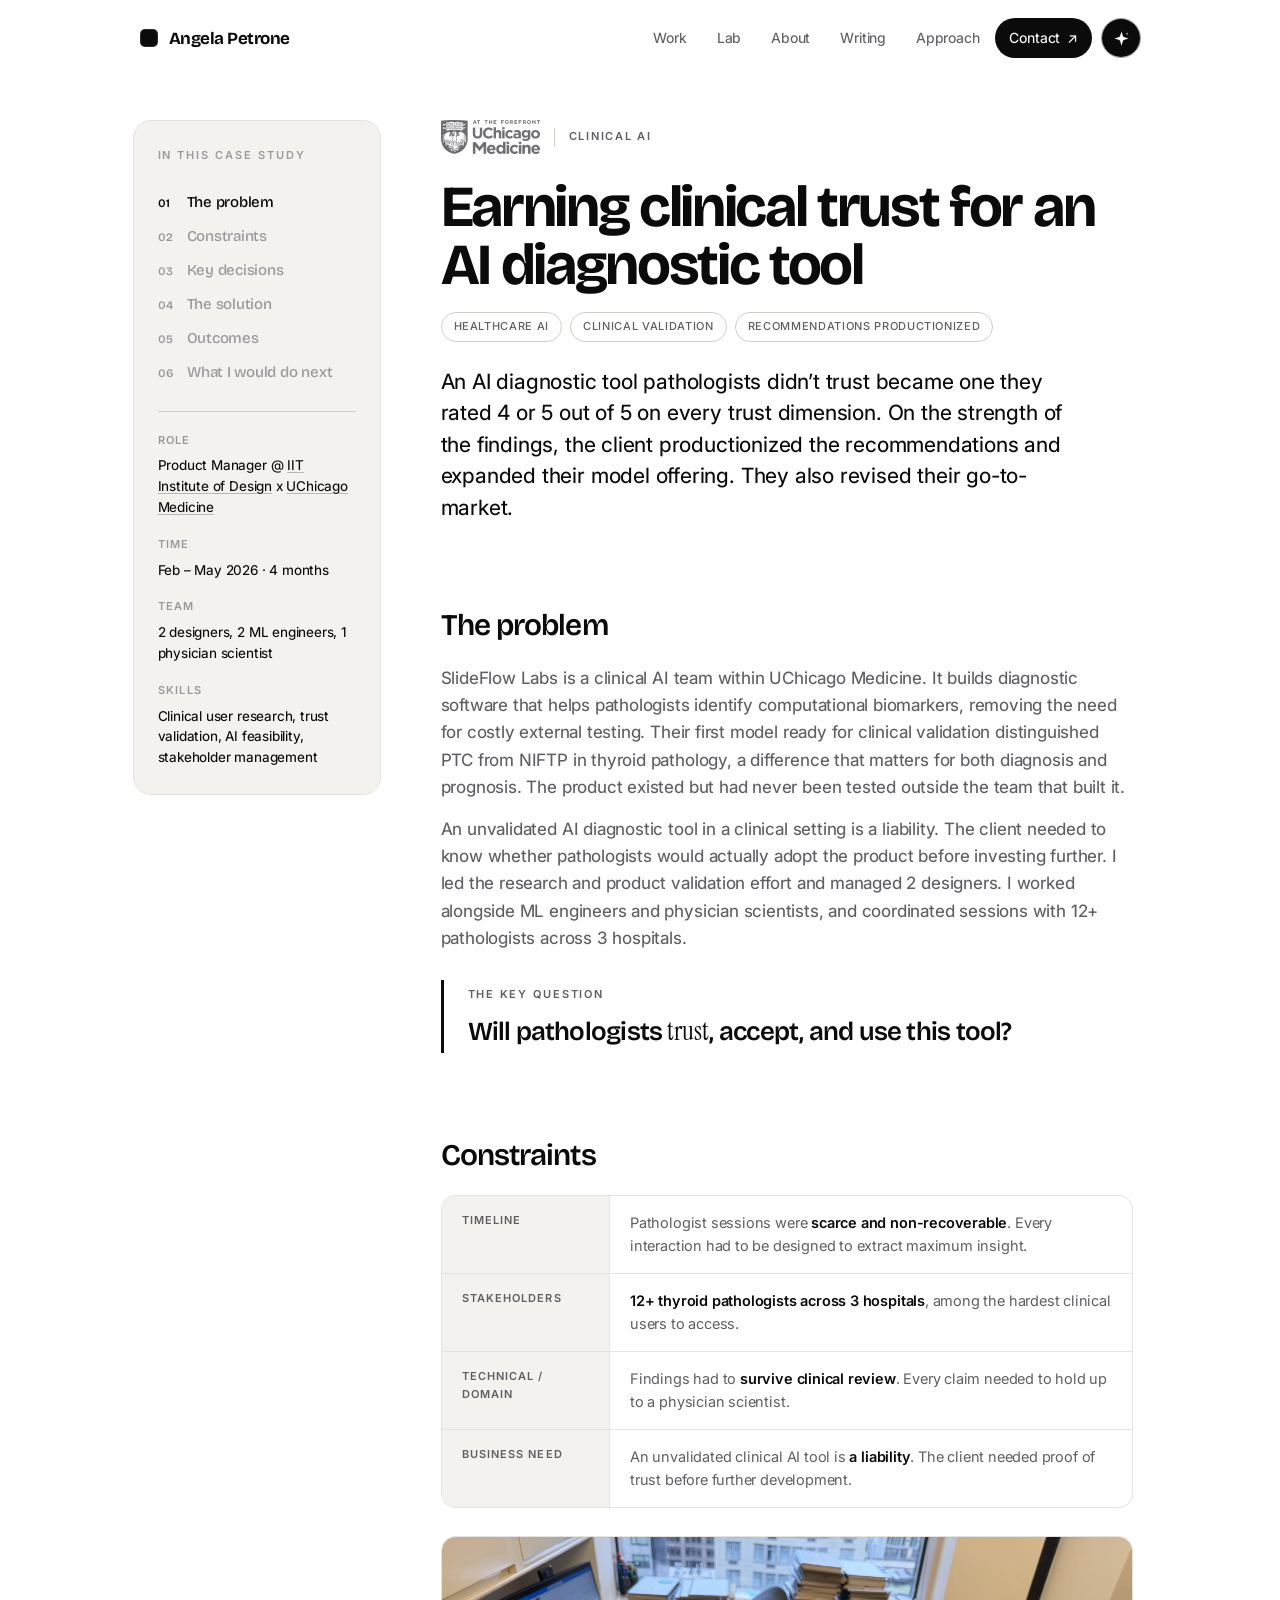
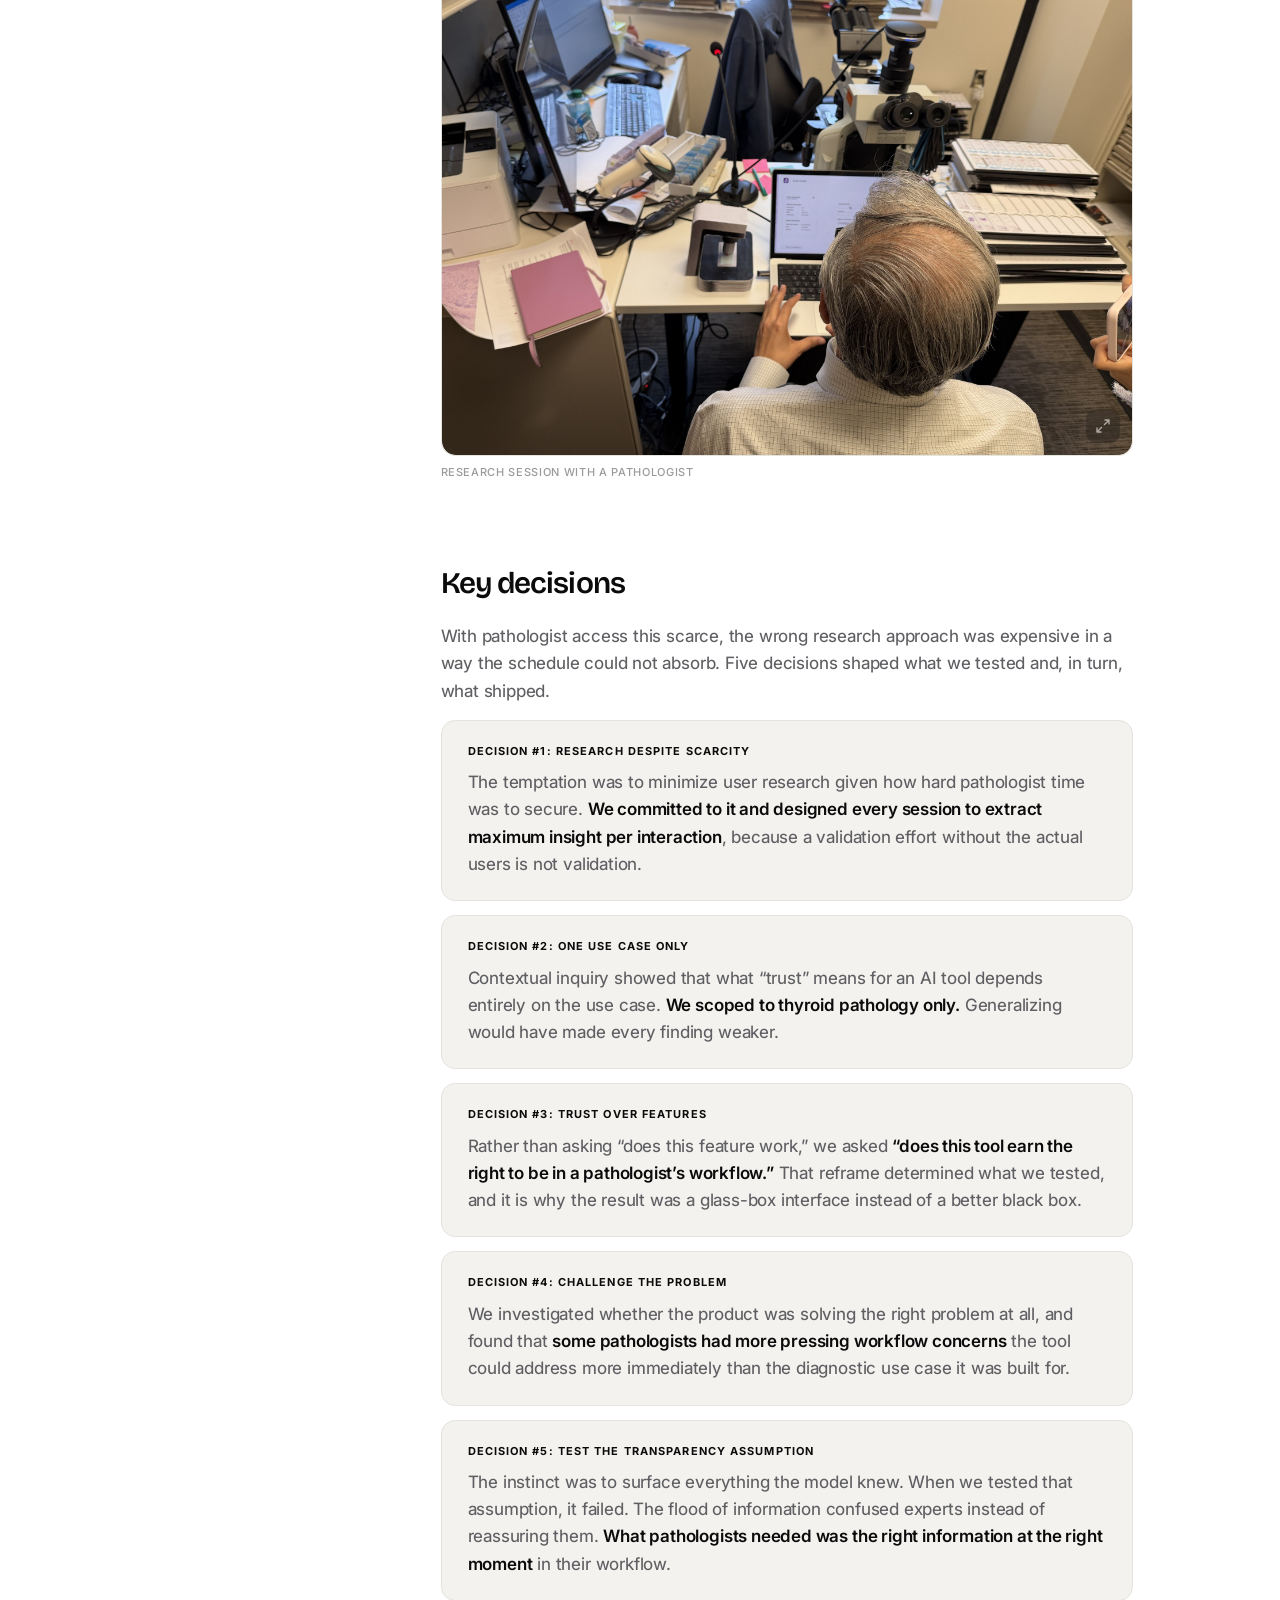
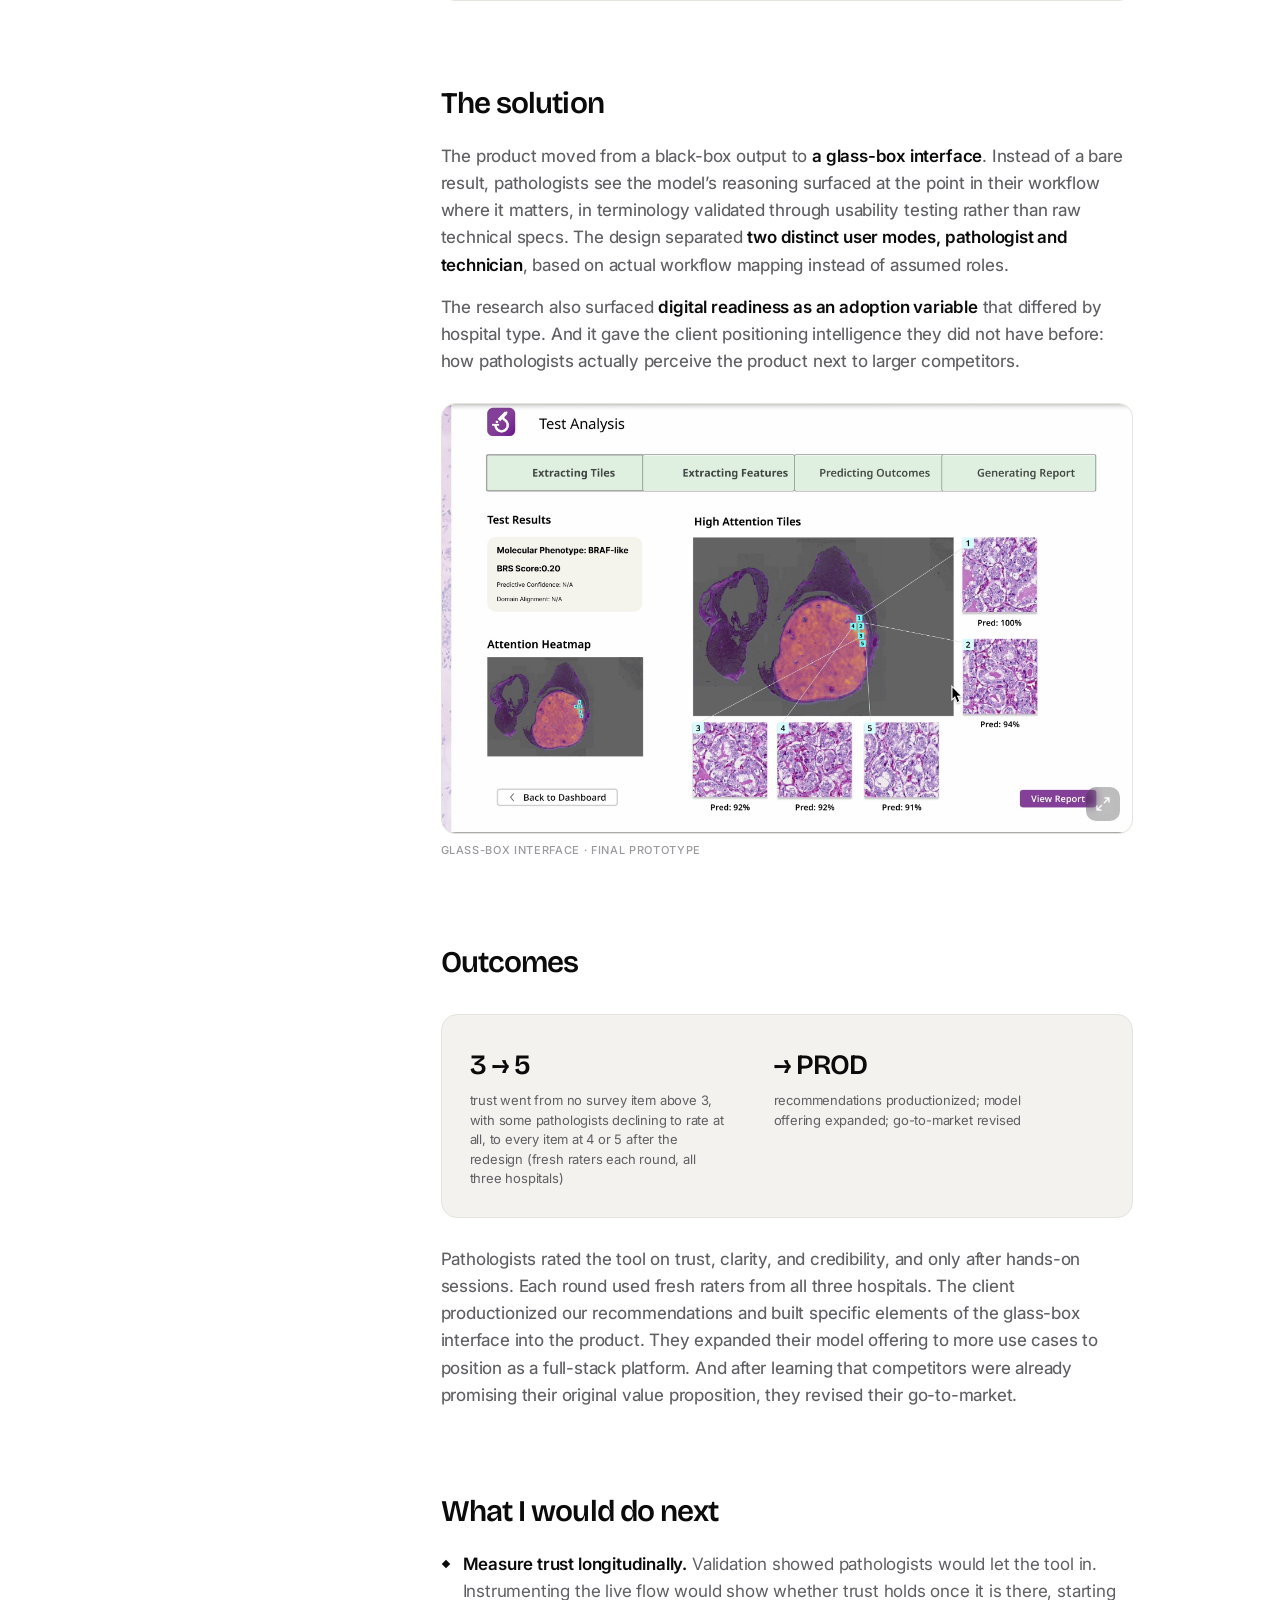
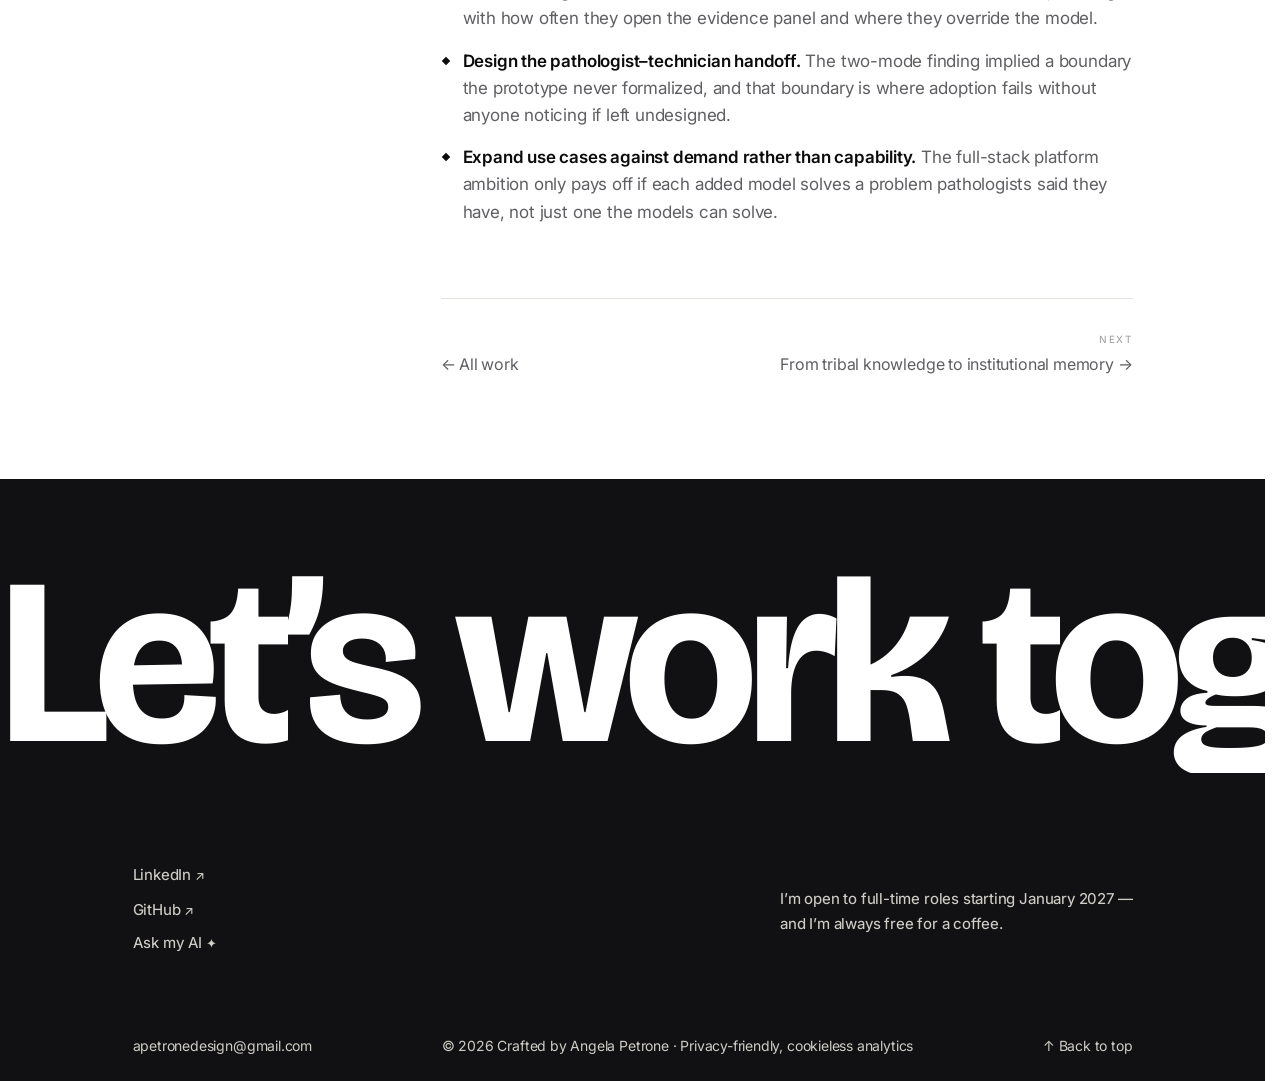
<file: case-clinical-ai.html>
<!DOCTYPE html>
<html lang="en">
<head>
<meta charset="UTF-8"><meta name="viewport" content="width=device-width,initial-scale=1">
<meta name="description" content="Case study: validating an AI diagnostic tool for thyroid pathology at UChicago Medicine — trust research with 12+ pathologists across 3 hospitals and a glass-box interface that earned 4–5/5 trust scores.">
<link rel="canonical" href="https://apetrone.com/case-clinical-ai.html">
<meta property="og:type" content="article">
<meta property="og:title" content="Earning clinical trust for an AI diagnostic tool | Angela Petrone">
<meta property="og:description" content="Case study: validating an AI diagnostic tool for thyroid pathology at UChicago Medicine — trust research with 12+ pathologists across 3 hospitals and a glass-box interface that earned 4–5/5 trust scores.">
<meta property="og:url" content="https://apetrone.com/case-clinical-ai.html">
<meta property="og:image" content="https://apetrone.com/assets/og-image.jpg">
<meta name="twitter:card" content="summary_large_image">
<title>Earning clinical trust for an AI diagnostic tool | Angela Petrone</title>
<link href="https://fonts.googleapis.com/css2?family=Bricolage+Grotesque:wght@400;500;600;700&family=Inter:wght@400;450;500;600&family=Instrument+Serif:ital@0;1&display=swap" rel="stylesheet">
<link rel="icon" href='data:image/svg+xml,<svg xmlns="http://www.w3.org/2000/svg" viewBox="0 0 64 64"><rect width="64" height="64" rx="14" fill="%23141419"/><text x="32" y="44" font-family="Georgia,serif" font-size="36" font-style="italic" fill="white" text-anchor="middle">A</text></svg>'>
<link rel="stylesheet" href="case.css?v=85">
</head>
<body>
<div class="scroll-progress" id="scrollProgress" aria-hidden="true"></div>
<header class="nav" id="nav">
  <div class="nav-inner">
    <a href="index.html#top" class="nav-brand">
      <span class="nav-mark" aria-hidden="true"></span>
      <span class="nav-name">Angela&nbsp;Petrone</span><span class="nav-pm" aria-hidden="true">Product Strategist</span>
    </a>
    <nav class="nav-links" aria-label="Primary">
      <a href="index.html#work">Work</a>
      <a href="index.html#lab">Lab</a>
      <a href="index.html#about">About</a>
      <a href="index.html#writing">Writing</a>
      <a href="index.html#approach">Approach</a>
      <a href="#contact" class="nav-cta">Contact <span class="arr" aria-hidden="true">↗</span></a>
      <button class="nav-ai" id="openChat" aria-label="Chat with Angela's AI" title="Ask my AI anything">
        <svg viewBox="0 0 24 24" fill="none" aria-hidden="true">
          <path d="M12 3l1.6 5.2a3 3 0 0 0 2.2 2.2L21 12l-5.2 1.6a3 3 0 0 0-2.2 2.2L12 21l-1.6-5.2a3 3 0 0 0-2.2-2.2L3 12l5.2-1.6a3 3 0 0 0 2.2-2.2L12 3z" fill="currentColor"/>
          <path d="M19 4.2l.5 1.6.5.2-.5.2-.5 1.6-.5-1.6-.5-.2.5-.2.5-1.6z" fill="currentColor"/>
        </svg>
      </button>
    </nav>
  </div>
</header>
<div class="layout">
<aside class="toc">
<div class="toc-title">In this case study</div>
<ul class="toc-list">
<li><a href="#problem"><span class="n">01</span>The problem</a></li>
<li><a href="#constraints"><span class="n">02</span>Constraints</a></li>
<li><a href="#decisions"><span class="n">03</span>Key decisions</a></li>
<li><a href="#solution"><span class="n">04</span>The solution</a></li>
<li><a href="#outcomes"><span class="n">05</span>Outcomes</a></li>
<li><a href="#next"><span class="n">06</span>What I would do next</a></li>
</ul>
<div class="toc-meta">
<div class="lbl">Role</div><div class="val">Product Manager @ <a href="https://id.iit.edu" target="_blank" rel="noopener">IIT Institute of Design</a> x <a href="https://www.uchicagomedicine.org" target="_blank" rel="noopener">UChicago Medicine</a></div>
<div class="lbl">Time</div><div class="val">Feb – May 2026 · 4 months</div>
<div class="lbl">Team</div><div class="val">2 designers, 2 ML engineers, 1 physician scientist</div>
<div class="lbl">Skills</div><div class="val">Clinical user research, trust validation, AI feasibility, stakeholder management</div>
</div>
</aside>
<main>
<div class="case-head"><div class="case-logo"><img src="assets/logos/uchicago-medicine-gray.png" alt="UChicago Medicine"></div><span class="case-cat">Clinical AI</span></div>
<h1>Earning clinical trust for an AI diagnostic tool</h1>
<div class="chips"><span class="chip">HEALTHCARE AI</span><span class="chip">CLINICAL VALIDATION</span><span class="chip">RECOMMENDATIONS PRODUCTIONIZED</span></div>
<p class="case-sub">An AI diagnostic tool pathologists didn’t trust became one they rated 4 or 5 out of 5 on every trust dimension. On the strength of the findings, the client productionized the recommendations and expanded their model offering. They also revised their go-to-market.</p>

<h2 id="problem">The problem</h2>
<p>SlideFlow Labs is a clinical AI team within UChicago Medicine. It builds diagnostic software that helps pathologists identify computational biomarkers, removing the need for costly external testing. Their first model ready for clinical validation distinguished PTC from NIFTP in thyroid pathology, a difference that matters for both diagnosis and prognosis. The product existed but had never been tested outside the team that built it.</p>
<p>An unvalidated AI diagnostic tool in a clinical setting is a liability. The client needed to know whether pathologists would actually adopt the product before investing further. I led the research and product validation effort and managed 2 designers. I worked alongside ML engineers and physician scientists, and coordinated sessions with 12+ pathologists across 3 hospitals.</p>
<div class="keyq"><div class="kql">The key question</div><p>Will pathologists <em style="font-style:normal;color:var(--blue)">trust</em>, accept, and use this tool?</p></div>
<h2 id="constraints">Constraints</h2>
<div class="ctable-wrap"><table class="ctable"><tbody><tr><th>Timeline</th><td>Pathologist sessions were <b>scarce and non-recoverable</b>. Every interaction had to be designed to extract maximum insight.</td></tr><tr><th>Stakeholders</th><td><b>12+ thyroid pathologists across 3 hospitals</b>, among the hardest clinical users to access.</td></tr><tr><th>Technical / domain</th><td>Findings had to <b>survive clinical review</b>. Every claim needed to hold up to a physician scientist.</td></tr><tr><th>Business need</th><td>An unvalidated clinical AI tool is <b>a liability</b>. The client needed proof of trust before further development.</td></tr></tbody></table></div>
<div class="fig fig-photo"><img src="assets/Uchicago/usability-testing-web.jpg" alt="Pathologist working through the prototype at a microscopy workstation during a usability session" loading="lazy"></div><div class="figcap">RESEARCH SESSION WITH A PATHOLOGIST</div>
<h2 id="decisions">Key decisions</h2>
<p>With pathologist access this scarce, the wrong research approach was expensive in a way the schedule could not absorb. Five decisions shaped what we tested and, in turn, what shipped.</p>
<div class="decision"><div class="dl">Decision #1: Research despite scarcity</div><p>The temptation was to minimize user research given how hard pathologist time was to secure. <b>We committed to it and designed every session to extract maximum insight per interaction</b>, because a validation effort without the actual users is not validation.</p></div><div class="decision"><div class="dl">Decision #2: One use case only</div><p>Contextual inquiry showed that what &ldquo;trust&rdquo; means for an AI tool depends entirely on the use case. <b>We scoped to thyroid pathology only.</b> Generalizing would have made every finding weaker.</p></div><div class="decision"><div class="dl">Decision #3: Trust over features</div><p>Rather than asking &ldquo;does this feature work,&rdquo; we asked <b>&ldquo;does this tool earn the right to be in a pathologist&rsquo;s workflow.&rdquo;</b> That reframe determined what we tested, and it is why the result was a glass-box interface instead of a better black box.</p></div><div class="decision"><div class="dl">Decision #4: Challenge the problem</div><p>We investigated whether the product was solving the right problem at all, and found that <b>some pathologists had more pressing workflow concerns</b> the tool could address more immediately than the diagnostic use case it was built for.</p></div><div class="decision"><div class="dl">Decision #5: Test the transparency assumption</div><p>The instinct was to surface everything the model knew. When we tested that assumption, it failed. The flood of information confused experts instead of reassuring them. <b>What pathologists needed was the right information at the right moment</b> in their workflow.</p></div>
<h2 id="solution">The solution</h2>
<p>The product moved from a black-box output to <b>a glass-box interface</b>. Instead of a bare result, pathologists see the model&rsquo;s reasoning surfaced at the point in their workflow where it matters, in terminology validated through usability testing rather than raw technical specs. The design separated <b>two distinct user modes, pathologist and technician</b>, based on actual workflow mapping instead of assumed roles.</p>
<p>The research also surfaced <b>digital readiness as an adoption variable</b> that differed by hospital type. And it gave the client positioning intelligence they did not have before: how pathologists actually perceive the product next to larger competitors.</p>
<div class="fig fig-photo"><img src="assets/Uchicago/UI2-web.jpg" alt="Final prototype: test analysis view with attention heatmap and high-attention tiles surfacing the model's evidence" loading="lazy"></div><div class="figcap">GLASS-BOX INTERFACE · FINAL PROTOTYPE</div>
<h2 id="outcomes">Outcomes</h2>
<div class="metrics">
<div><div class="num">3 → 5</div><div class="lbl">trust went from no survey item above 3, with some pathologists declining to rate at all, to every item at 4 or 5 after the redesign (fresh raters each round, all three hospitals)</div></div>
<div><div class="num">→ PROD</div><div class="lbl">recommendations productionized; model offering expanded; go-to-market revised</div></div>
</div>

<p>Pathologists rated the tool on trust, clarity, and credibility, and only after hands-on sessions. Each round used fresh raters from all three hospitals. The client productionized our recommendations and built specific elements of the glass-box interface into the product. They expanded their model offering to more use cases to position as a full-stack platform. And after learning that competitors were already promising their original value proposition, they revised their go-to-market.</p>
<h2 id="next">What I would do next</h2>
<ul class="next-list">
<li><b>Measure trust longitudinally.</b> Validation showed pathologists would let the tool in. Instrumenting the live flow would show whether trust holds once it is there, starting with how often they open the evidence panel and where they override the model.</li>
<li><b>Design the pathologist&ndash;technician handoff.</b> The two-mode finding implied a boundary the prototype never formalized, and that boundary is where adoption fails without anyone noticing if left undesigned.</li>
<li><b>Expand use cases against demand rather than capability.</b> The full-stack platform ambition only pays off if each added model solves a problem pathologists said they have, not just one the models can solve.</li>
</ul>
<nav class="case-next">
<a href="#" onclick="history.back();return false">← All work</a>
<a class="nx" href="case-method.html"><span class="nlbl">Next</span>From tribal knowledge to institutional memory →</a>
</nav>
</main>
</div>
<section class="endslab" id="contact">
  <a class="fx-big" href="mailto:apetronedesign@gmail.com" aria-label="Email Angela — let's work together">
    <span class="fx-track"><span>Let&rsquo;s work together&nbsp;—&nbsp;</span><span aria-hidden="true">Let&rsquo;s work together&nbsp;—&nbsp;</span></span>
  </a>
  <div class="wrap fx-mid">
    <nav class="fx-links" aria-label="Social">
      <a href="https://www.linkedin.com/in/apetrone02" target="_blank" rel="noopener">LinkedIn <span aria-hidden="true">↗</span></a>
      <a href="https://github.com/avgelix" target="_blank" rel="noopener">GitHub <span aria-hidden="true">↗</span></a>
      <button type="button" id="openChatFoot">Ask my AI <span aria-hidden="true">✦</span></button>
    </nav>
    <p class="fx-note"><span class="foot-dot" aria-hidden="true"></span>I&rsquo;m open to full-time roles starting January 2027 —<br>and I&rsquo;m always free for a coffee.</p>
  </div>
  <div class="wrap fx-base">
    <a href="mailto:apetronedesign@gmail.com">apetronedesign@gmail.com</a>
    <span>© <span id="year">2026</span> Crafted by Angela Petrone · Privacy-friendly, cookieless analytics</span>
    <a href="#" onclick="window.scrollTo({top:0,behavior:'smooth'});return false">↑ Back to top</a>
  </div>
</section>

<div class="aichat" id="aichat" hidden aria-modal="true" role="dialog" aria-label="Chat with Angela's AI">
  <div class="aic-amb" aria-hidden="true"></div>
  <div class="aic-glow" id="aicGlow" aria-hidden="true"></div>
  <div class="aic-bar">
    <span class="aic-name">Angela&nbsp;Petrone <span class="aic-sub">· AI</span></span>
    <button class="aic-close" id="closeChat" aria-label="Close chat">Close <span aria-hidden="true">×</span></button>
  </div>
  <div class="aic-scroll" id="aicScroll">
    <div class="aic-thread" id="aicThread">
      <div class="aic-msg aic-intro">
        <p><strong>I'm Angela Petrone's AI assistant.</strong> Ask me anything about her work, her thinking, or how she builds. Everything here runs in your browser; nothing you type leaves the page.</p>
        <p>Angela is a product strategist working on AI systems and data products: she takes open questions to production through user research, product definition, and full-stack AI engineering.</p>
        <p>Right now she's at <strong>Education First Consulting</strong>, building a public data service for the U.S. Department of Education. Before that she shipped a multi-agent sales system solo in 6 weeks at <span class="aic-hl">GlobalLogic</span>, validated clinical AI at <span class="aic-hl">UChicago Medicine</span>, and shipped AI knowledge management at <span class="aic-hl">Method</span>.</p>
        <p>Between projects she builds her own tools: live experiments, local RAG pipelines, Chrome extensions.</p>
        <p>Reach her at <a href="mailto:apetronedesign@gmail.com">apetronedesign@gmail.com</a>, <a href="https://www.linkedin.com/in/apetrone02" target="_blank" rel="noopener">LinkedIn ↗</a>.</p>
      </div>
    </div>
  </div>
  <div class="aic-dock">
    <div class="aic-chips" id="aicChips">
      <button class="aic-chip" data-q="what-pm">What does Angela do?</button>
      <button class="aic-chip" data-q="intelligence">How does she define intelligence in the age of AI?</button>
      <button class="aic-chip" data-q="lab">What does she build in her spare time?</button>
      <button class="aic-chip" data-q="last-project">What’s the last project she worked on?</button>
    </div>
    <form class="aic-form" id="aicForm">
      <input class="aic-input" id="aicInput" type="text" autocomplete="off" placeholder="Ask about Angela’s work or how she thinks…" aria-label="Ask a question">
      <button class="aic-send" type="submit" aria-label="Send">
        <svg viewBox="0 0 24 24" fill="none" stroke="currentColor" stroke-width="2" stroke-linecap="round" stroke-linejoin="round"><path d="M5 12h14M13 6l6 6-6 6"/></svg>
      </button>
    </form>
  </div>
</div>

<script src="main.js?v=91"></script>
</body>
</html>
</file>
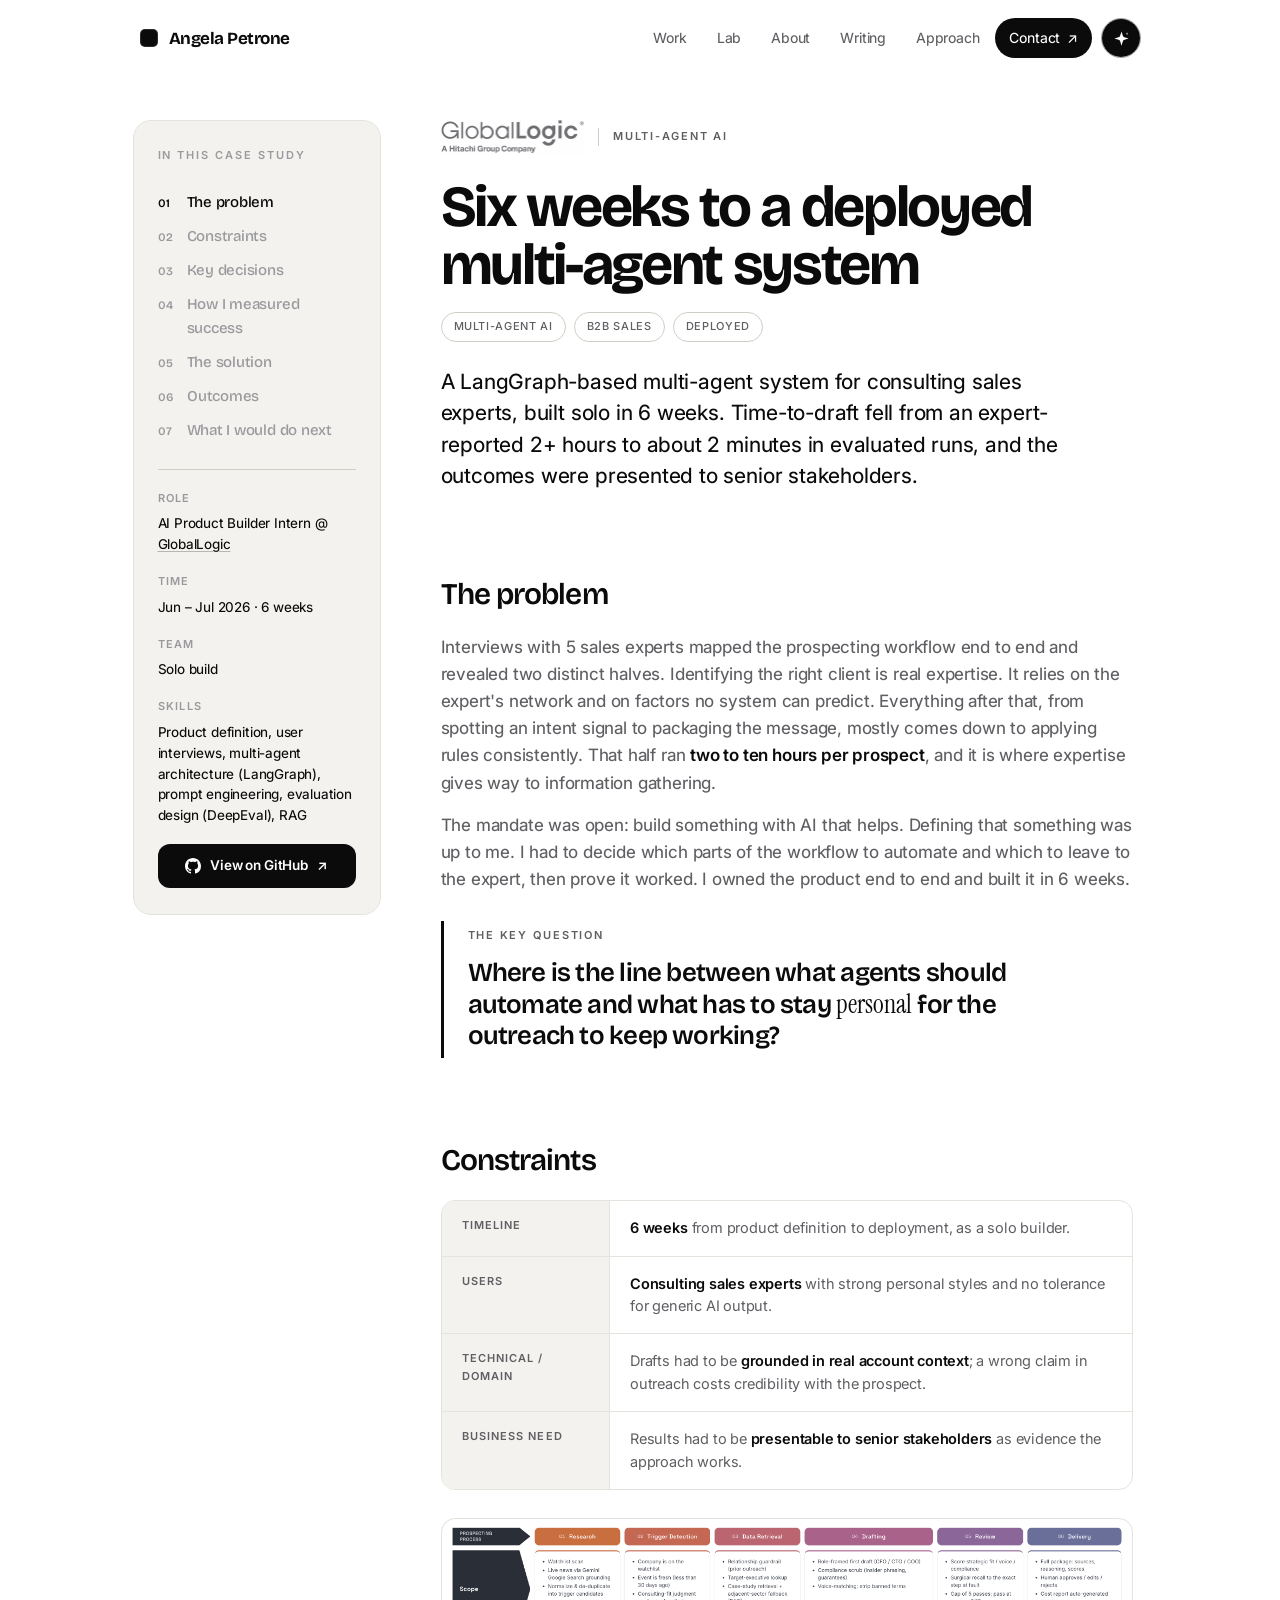
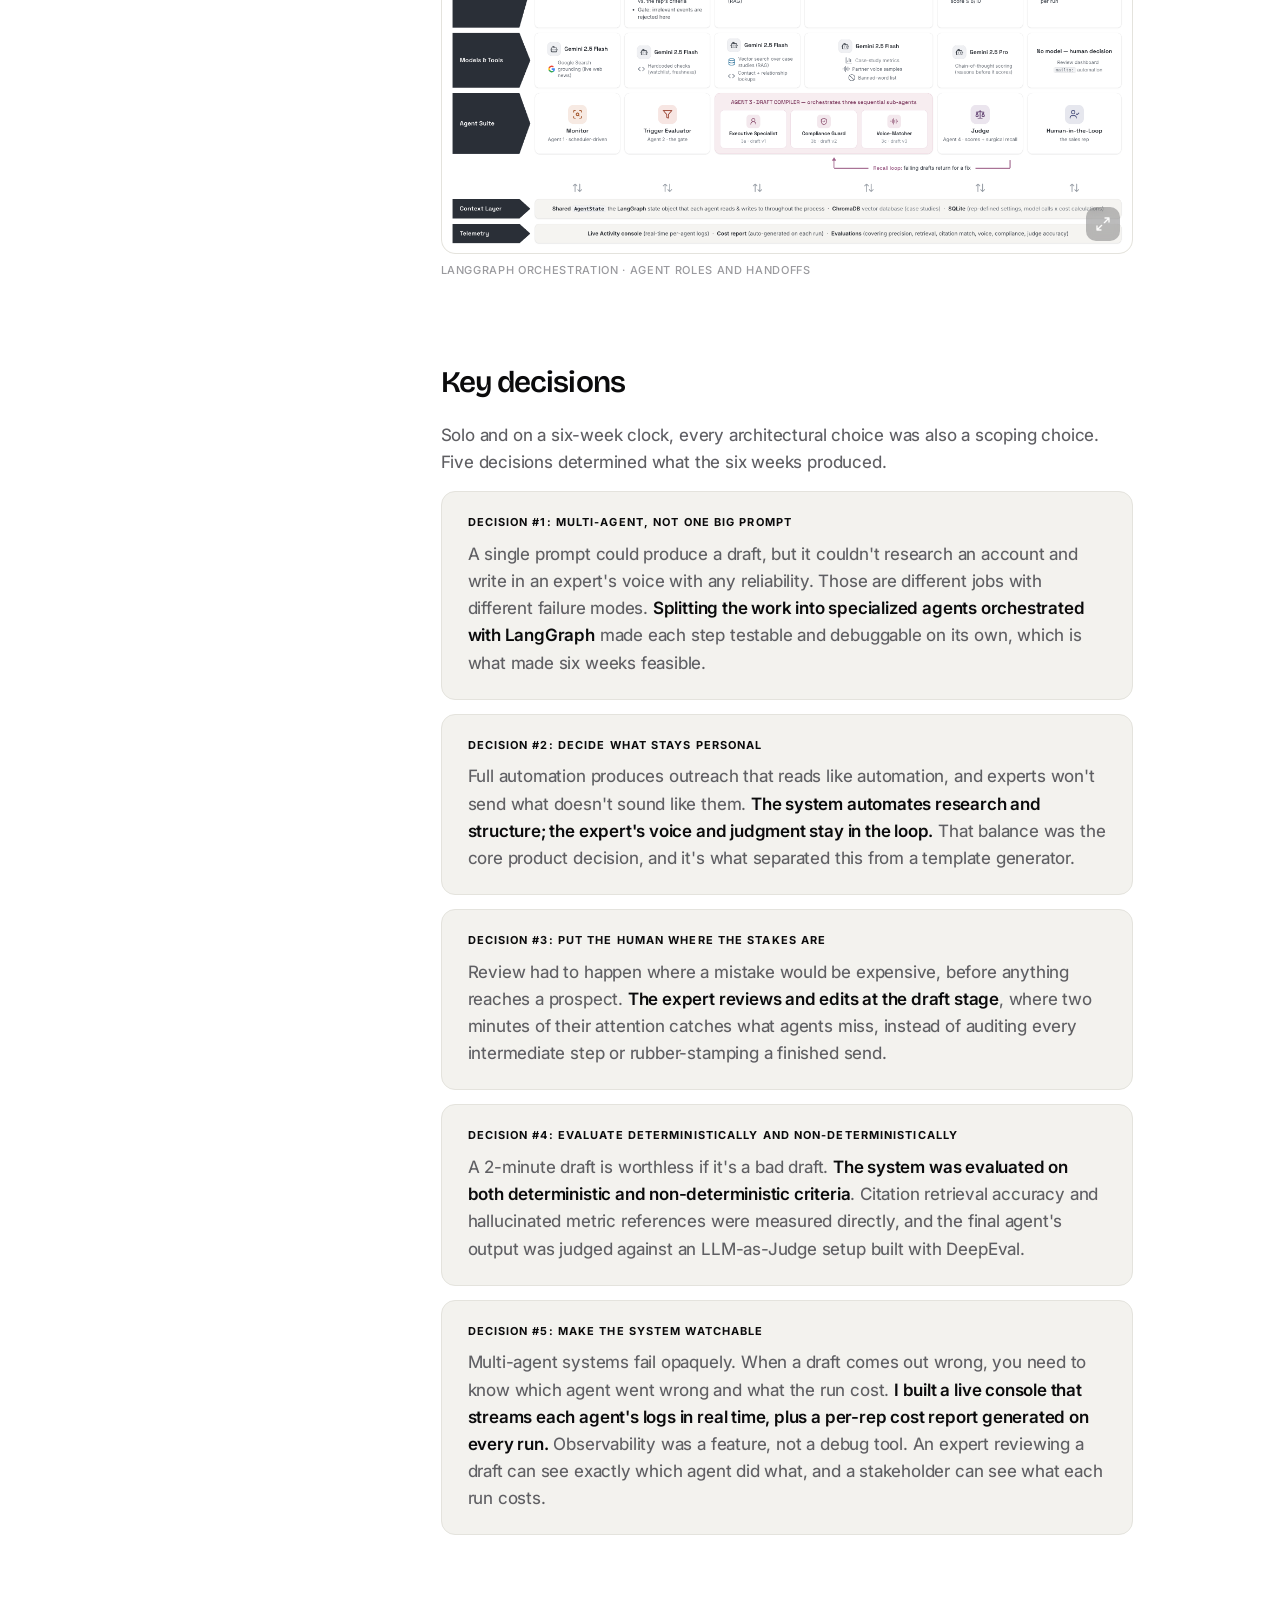
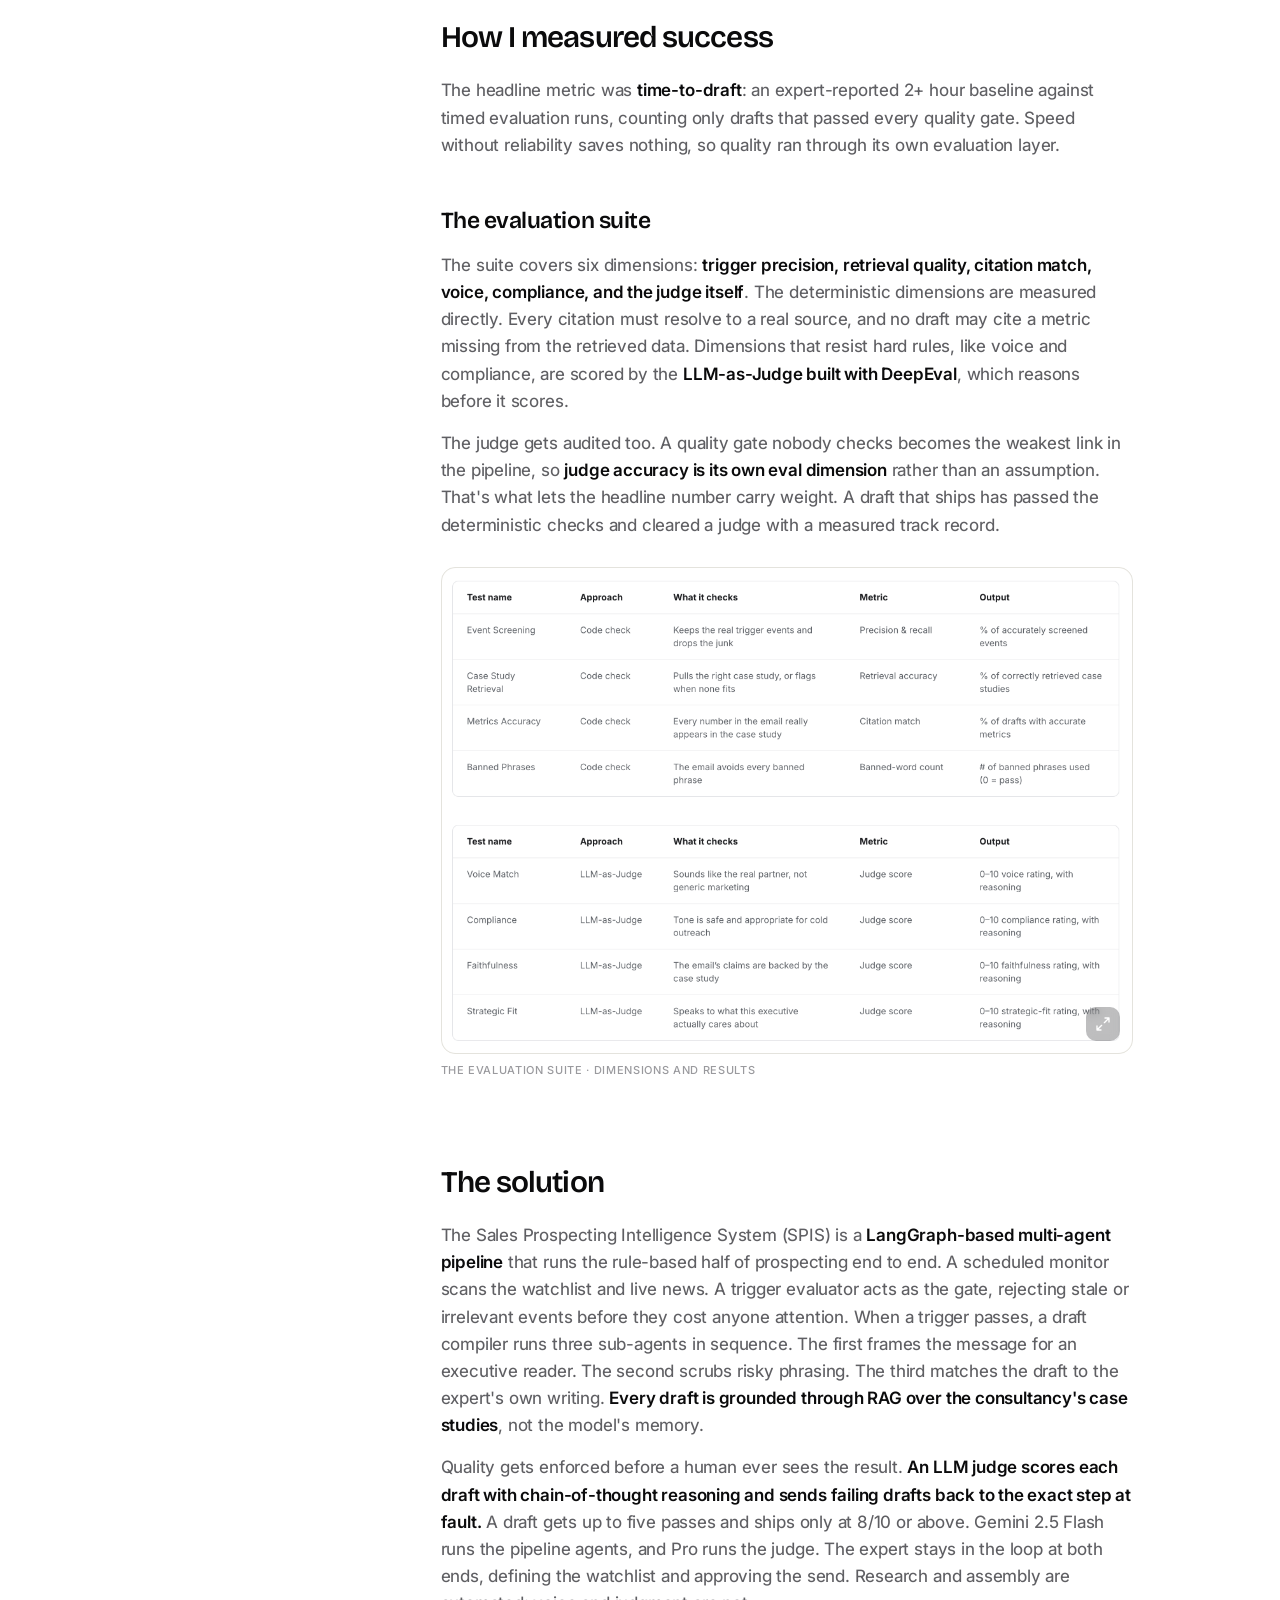
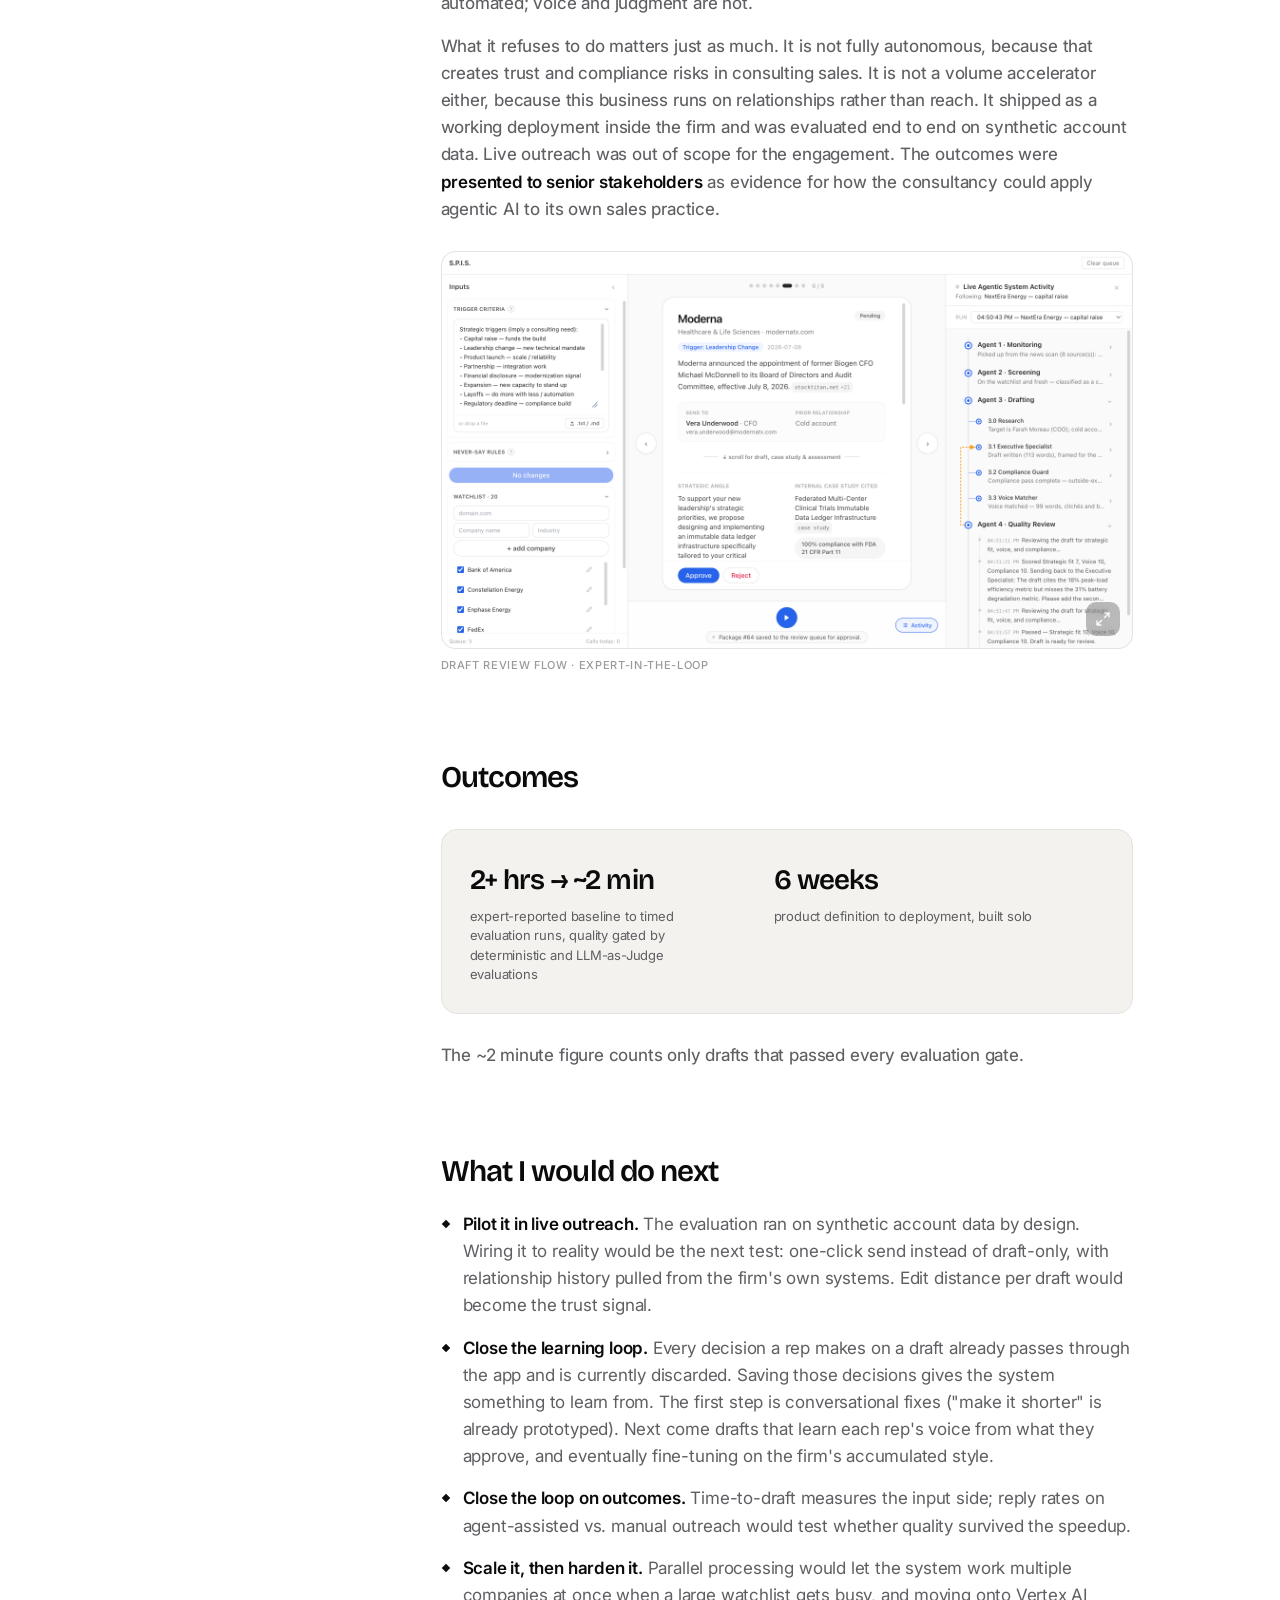
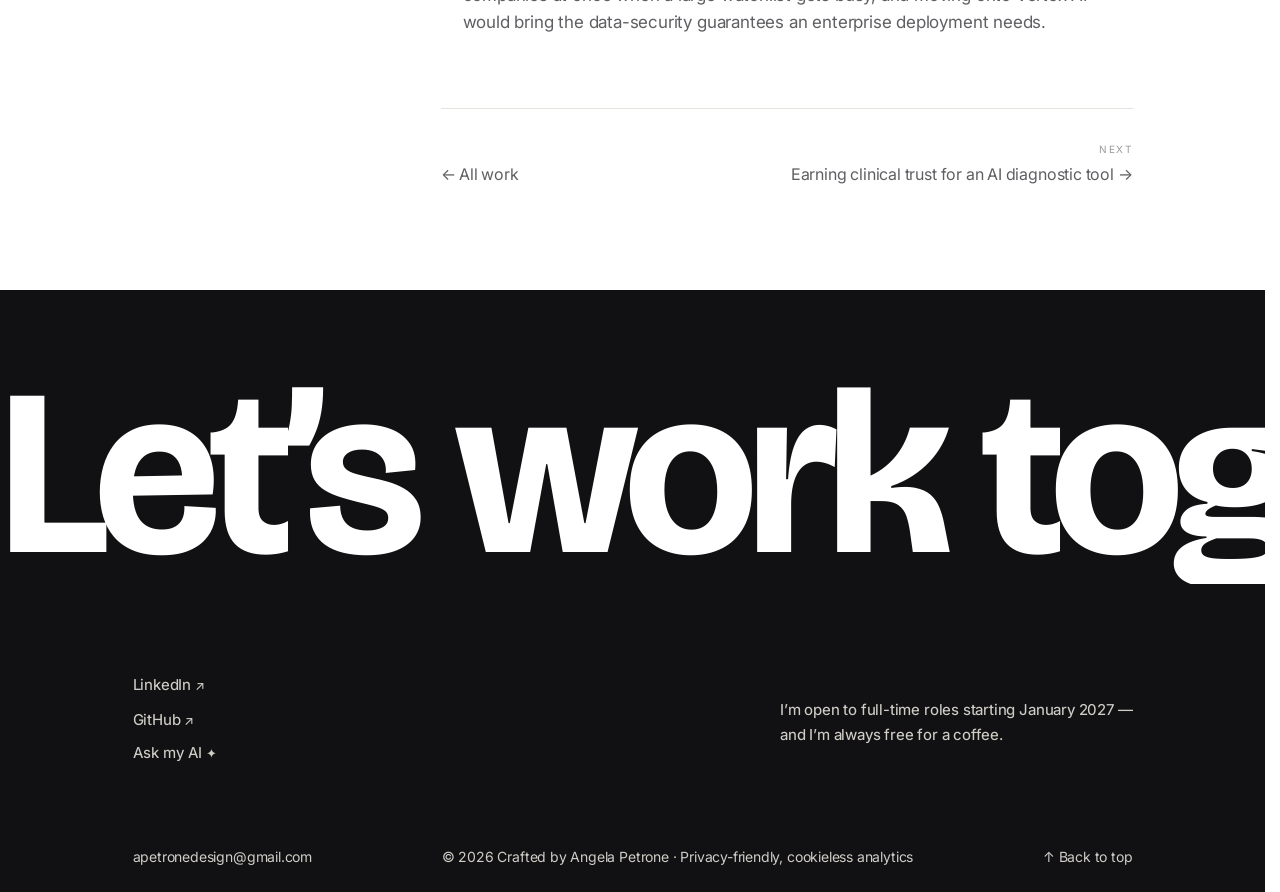
<file: case-globallogic.html>
<!DOCTYPE html>
<html lang="en">
<head>
<meta charset="UTF-8"><meta name="viewport" content="width=device-width,initial-scale=1">
<meta name="description" content="Case study: a LangGraph multi-agent system for consulting sales outreach, built solo in 6 weeks — RAG-grounded drafting, LLM-as-Judge evaluation, and expert-in-the-loop review.">
<link rel="canonical" href="https://apetrone.com/case-globallogic.html">
<meta property="og:type" content="article">
<meta property="og:title" content="Six weeks to a deployed multi-agent system | Angela Petrone">
<meta property="og:description" content="Case study: a LangGraph multi-agent system for consulting sales outreach, built solo in 6 weeks — RAG-grounded drafting, LLM-as-Judge evaluation, and expert-in-the-loop review.">
<meta property="og:url" content="https://apetrone.com/case-globallogic.html">
<meta property="og:image" content="https://apetrone.com/assets/og-image.jpg">
<meta name="twitter:card" content="summary_large_image">
<title>Six weeks to a deployed multi-agent system | Angela Petrone</title>
<link href="https://fonts.googleapis.com/css2?family=Bricolage+Grotesque:wght@400;500;600;700&family=Inter:wght@400;450;500;600&family=Instrument+Serif:ital@0;1&display=swap" rel="stylesheet">
<link rel="icon" href='data:image/svg+xml,<svg xmlns="http://www.w3.org/2000/svg" viewBox="0 0 64 64"><rect width="64" height="64" rx="14" fill="%23141419"/><text x="32" y="44" font-family="Georgia,serif" font-size="36" font-style="italic" fill="white" text-anchor="middle">A</text></svg>'>
<link rel="stylesheet" href="case.css?v=85">
</head>
<body>
<div class="scroll-progress" id="scrollProgress" aria-hidden="true"></div>
<header class="nav" id="nav">
  <div class="nav-inner">
    <a href="index.html#top" class="nav-brand">
      <span class="nav-mark" aria-hidden="true"></span>
      <span class="nav-name">Angela&nbsp;Petrone</span><span class="nav-pm" aria-hidden="true">Product Strategist</span>
    </a>
    <nav class="nav-links" aria-label="Primary">
      <a href="index.html#work">Work</a>
      <a href="index.html#lab">Lab</a>
      <a href="index.html#about">About</a>
      <a href="index.html#writing">Writing</a>
      <a href="index.html#approach">Approach</a>
      <a href="#contact" class="nav-cta">Contact <span class="arr" aria-hidden="true">↗</span></a>
      <button class="nav-ai" id="openChat" aria-label="Chat with Angela's AI" title="Ask my AI anything">
        <svg viewBox="0 0 24 24" fill="none" aria-hidden="true">
          <path d="M12 3l1.6 5.2a3 3 0 0 0 2.2 2.2L21 12l-5.2 1.6a3 3 0 0 0-2.2 2.2L12 21l-1.6-5.2a3 3 0 0 0-2.2-2.2L3 12l5.2-1.6a3 3 0 0 0 2.2-2.2L12 3z" fill="currentColor"/>
          <path d="M19 4.2l.5 1.6.5.2-.5.2-.5 1.6-.5-1.6-.5-.2.5-.2.5-1.6z" fill="currentColor"/>
        </svg>
      </button>
    </nav>
  </div>
</header>
<div class="layout">
<aside class="toc">
<div class="toc-title">In this case study</div>
<ul class="toc-list">
<li><a href="#problem"><span class="n">01</span>The problem</a></li>
<li><a href="#constraints"><span class="n">02</span>Constraints</a></li>
<li><a href="#decisions"><span class="n">03</span>Key decisions</a></li>
<li><a href="#measure"><span class="n">04</span>How I measured success</a></li>
<li><a href="#solution"><span class="n">05</span>The solution</a></li>
<li><a href="#outcomes"><span class="n">06</span>Outcomes</a></li>
<li><a href="#next"><span class="n">07</span>What I would do next</a></li>
</ul>
<div class="toc-meta">
<div class="lbl">Role</div><div class="val">AI Product Builder Intern @ <a href="https://www.globallogic.com" target="_blank" rel="noopener">GlobalLogic</a></div>
<div class="lbl">Time</div><div class="val">Jun – Jul 2026 · 6 weeks</div>
<div class="lbl">Team</div><div class="val">Solo build</div>
<div class="lbl">Skills</div><div class="val">Product definition, user interviews, multi-agent architecture (LangGraph), prompt engineering, evaluation design (DeepEval), RAG</div>
<a class="case-repo" href="https://github.com/avgelix/sales-multi-agent-system" target="_blank" rel="noopener"><svg viewBox="0 0 16 16" fill="currentColor" aria-hidden="true"><path d="M8 0C3.58 0 0 3.58 0 8c0 3.54 2.29 6.53 5.47 7.59.4.07.55-.17.55-.38 0-.19-.01-.82-.01-1.49-2.01.37-2.53-.49-2.69-.94-.09-.23-.48-.94-.82-1.13-.28-.15-.68-.52-.01-.53.63-.01 1.08.58 1.23.82.72 1.21 1.87.87 2.33.66.07-.52.28-.87.51-1.07-1.78-.2-3.64-.89-3.64-3.95 0-.87.31-1.59.82-2.15-.08-.2-.36-1.02.08-2.12 0 0 .67-.21 2.2.82.64-.18 1.32-.27 2-.27s1.36.09 2 .27c1.53-1.04 2.2-.82 2.2-.82.44 1.1.16 1.92.08 2.12.51.56.82 1.27.82 2.15 0 3.07-1.87 3.75-3.65 3.95.29.25.54.73.54 1.48 0 1.07-.01 1.93-.01 2.2 0 .21.15.46.55.38A8.01 8.01 0 0 0 16 8c0-4.42-3.58-8-8-8z"/></svg>View on GitHub <span aria-hidden="true">↗</span></a>
</div>
</aside>
<main>
<div class="case-head"><div class="case-logo"><img src="assets/logos/globallogic-gray.png" alt="GlobalLogic"></div><span class="case-cat">Multi-Agent AI</span></div>
<h1>Six weeks to a deployed multi-agent system</h1>
<div class="chips"><span class="chip">MULTI-AGENT AI</span><span class="chip">B2B SALES</span><span class="chip">DEPLOYED</span></div>
<p class="case-sub">A LangGraph-based multi-agent system for consulting sales experts, built solo in 6 weeks. Time-to-draft fell from an expert-reported 2+ hours to about 2 minutes in evaluated runs, and the outcomes were presented to senior stakeholders.</p>

<h2 id="problem">The problem</h2>
<p>Interviews with 5 sales experts mapped the prospecting workflow end to end and revealed two distinct halves. Identifying the right client is real expertise. It relies on the expert's network and on factors no system can predict. Everything after that, from spotting an intent signal to packaging the message, mostly comes down to applying rules consistently. That half ran <b>two to ten hours per prospect</b>, and it is where expertise gives way to information gathering.</p>
<p>The mandate was open: build something with AI that helps. Defining that something was up to me. I had to decide which parts of the workflow to automate and which to leave to the expert, then prove it worked. I owned the product end to end and built it in 6 weeks.</p>
<div class="keyq"><div class="kql">The key question</div><p>Where is the line between what agents should automate and what has to stay <em style="font-style:normal;color:var(--blue)">personal</em> for the outreach to keep working?</p></div>
<h2 id="constraints">Constraints</h2>
<div class="ctable-wrap"><table class="ctable"><tbody><tr><th>Timeline</th><td><b>6 weeks</b> from product definition to deployment, as a solo builder.</td></tr><tr><th>Users</th><td><b>Consulting sales experts</b> with strong personal styles and no tolerance for generic AI output.</td></tr><tr><th>Technical / domain</th><td>Drafts had to be <b>grounded in real account context</b>; a wrong claim in outreach costs credibility with the prospect.</td></tr><tr><th>Business need</th><td>Results had to be <b>presentable to senior stakeholders</b> as evidence the approach works.</td></tr></tbody></table></div>
<div class="fig fig-photo"><img src="assets/GlobalLogic/system-architecture.png" alt="System architecture diagram showing agent roles, handoffs, and orchestration layers" loading="lazy"></div><div class="figcap">LANGGRAPH ORCHESTRATION · AGENT ROLES AND HANDOFFS</div>
<h2 id="decisions">Key decisions</h2>
<p>Solo and on a six-week clock, every architectural choice was also a scoping choice. Five decisions determined what the six weeks produced.</p>
<div class="decision"><div class="dl">Decision #1: Multi-agent, not one big prompt</div><p>A single prompt could produce a draft, but it couldn't research an account and write in an expert's voice with any reliability. Those are different jobs with different failure modes. <b>Splitting the work into specialized agents orchestrated with LangGraph</b> made each step testable and debuggable on its own, which is what made six weeks feasible.</p></div><div class="decision"><div class="dl">Decision #2: Decide what stays personal</div><p>Full automation produces outreach that reads like automation, and experts won't send what doesn't sound like them. <b>The system automates research and structure; the expert's voice and judgment stay in the loop.</b> That balance was the core product decision, and it's what separated this from a template generator.</p></div><div class="decision"><div class="dl">Decision #3: Put the human where the stakes are</div><p>Review had to happen where a mistake would be expensive, before anything reaches a prospect. <b>The expert reviews and edits at the draft stage</b>, where two minutes of their attention catches what agents miss, instead of auditing every intermediate step or rubber-stamping a finished send.</p></div><div class="decision"><div class="dl">Decision #4: Evaluate deterministically and non-deterministically</div><p>A 2-minute draft is worthless if it's a bad draft. <b>The system was evaluated on both deterministic and non-deterministic criteria</b>. Citation retrieval accuracy and hallucinated metric references were measured directly, and the final agent's output was judged against an LLM-as-Judge setup built with DeepEval.</p></div><div class="decision"><div class="dl">Decision #5: Make the system watchable</div><p>Multi-agent systems fail opaquely. When a draft comes out wrong, you need to know which agent went wrong and what the run cost. <b>I built a live console that streams each agent's logs in real time, plus a per-rep cost report generated on every run.</b> Observability was a feature, not a debug tool. An expert reviewing a draft can see exactly which agent did what, and a stakeholder can see what each run costs.</p></div>
<h2 id="measure">How I measured success</h2>
<p>The headline metric was <b>time-to-draft</b>: an expert-reported 2+ hour baseline against timed evaluation runs, counting only drafts that passed every quality gate. Speed without reliability saves nothing, so quality ran through its own evaluation layer.</p>
<h3 class="subsec" id="evals">The evaluation suite</h3>
<p>The suite covers six dimensions: <b>trigger precision, retrieval quality, citation match, voice, compliance, and the judge itself</b>. The deterministic dimensions are measured directly. Every citation must resolve to a real source, and no draft may cite a metric missing from the retrieved data. Dimensions that resist hard rules, like voice and compliance, are scored by the <b>LLM-as-Judge built with DeepEval</b>, which reasons before it scores.</p>
<p>The judge gets audited too. A quality gate nobody checks becomes the weakest link in the pipeline, so <b>judge accuracy is its own eval dimension</b> rather than an assumption. That's what lets the headline number carry weight. A draft that ships has passed the deterministic checks and cleared a judge with a measured track record.</p>
<div class="fig fig-photo"><img src="assets/GlobalLogic/evaluations-table.png" alt="Evaluation table: dimensions, methods, and results across trigger precision, retrieval, citation match, voice, compliance, and judge accuracy" loading="lazy"></div><div class="figcap">THE EVALUATION SUITE · DIMENSIONS AND RESULTS</div>
<h2 id="solution">The solution</h2>
<p>The Sales Prospecting Intelligence System (SPIS) is a <b>LangGraph-based multi-agent pipeline</b> that runs the rule-based half of prospecting end to end. A scheduled monitor scans the watchlist and live news. A trigger evaluator acts as the gate, rejecting stale or irrelevant events before they cost anyone attention. When a trigger passes, a draft compiler runs three sub-agents in sequence. The first frames the message for an executive reader. The second scrubs risky phrasing. The third matches the draft to the expert's own writing. <b>Every draft is grounded through RAG over the consultancy's case studies</b>, not the model's memory.</p>
<p>Quality gets enforced before a human ever sees the result. <b>An LLM judge scores each draft with chain-of-thought reasoning and sends failing drafts back to the exact step at fault.</b> A draft gets up to five passes and ships only at 8/10 or above. Gemini 2.5 Flash runs the pipeline agents, and Pro runs the judge. The expert stays in the loop at both ends, defining the watchlist and approving the send. Research and assembly are automated; voice and judgment are not.</p>
<p>What it refuses to do matters just as much. It is not fully autonomous, because that creates trust and compliance risks in consulting sales. It is not a volume accelerator either, because this business runs on relationships rather than reach. It shipped as a working deployment inside the firm and was evaluated end to end on synthetic account data. Live outreach was out of scope for the engagement. The outcomes were <b>presented to senior stakeholders</b> as evidence for how the consultancy could apply agentic AI to its own sales practice.</p>
<div class="fig fig-photo"><img src="assets/GlobalLogic/SPIS-UI.png" alt="Product interface showing agent activity and a draft under expert review" loading="lazy"></div><div class="figcap">DRAFT REVIEW FLOW · EXPERT-IN-THE-LOOP</div>
<h2 id="outcomes">Outcomes</h2>
<div class="metrics">
<div><div class="num">2+ hrs → ~2 min</div><div class="lbl">expert-reported baseline to timed evaluation runs, quality gated by deterministic and LLM-as-Judge evaluations</div></div>
<div><div class="num">6 weeks</div><div class="lbl">product definition to deployment, built solo</div></div>
</div>
<p>The ~2 minute figure counts only drafts that passed every evaluation gate.</p>
<h2 id="next">What I would do next</h2>
<ul class="next-list">
<li><b>Pilot it in live outreach.</b> The evaluation ran on synthetic account data by design. Wiring it to reality would be the next test: one-click send instead of draft-only, with relationship history pulled from the firm's own systems. Edit distance per draft would become the trust signal.</li>
<li><b>Close the learning loop.</b> Every decision a rep makes on a draft already passes through the app and is currently discarded. Saving those decisions gives the system something to learn from. The first step is conversational fixes ("make it shorter" is already prototyped). Next come drafts that learn each rep's voice from what they approve, and eventually fine-tuning on the firm's accumulated style.</li>
<li><b>Close the loop on outcomes.</b> Time-to-draft measures the input side; reply rates on agent-assisted vs. manual outreach would test whether quality survived the speedup.</li>
<li><b>Scale it, then harden it.</b> Parallel processing would let the system work multiple companies at once when a large watchlist gets busy, and moving onto Vertex AI would bring the data-security guarantees an enterprise deployment needs.</li>
</ul>
<nav class="case-next">
<a href="#" onclick="history.back();return false">← All work</a>
<a class="nx" href="case-clinical-ai.html"><span class="nlbl">Next</span>Earning clinical trust for an AI diagnostic tool →</a>
</nav>
</main>
</div>
<section class="endslab" id="contact">
  <a class="fx-big" href="mailto:apetronedesign@gmail.com" aria-label="Email Angela — let's work together">
    <span class="fx-track"><span>Let&rsquo;s work together&nbsp;—&nbsp;</span><span aria-hidden="true">Let&rsquo;s work together&nbsp;—&nbsp;</span></span>
  </a>
  <div class="wrap fx-mid">
    <nav class="fx-links" aria-label="Social">
      <a href="https://www.linkedin.com/in/apetrone02" target="_blank" rel="noopener">LinkedIn <span aria-hidden="true">↗</span></a>
      <a href="https://github.com/avgelix" target="_blank" rel="noopener">GitHub <span aria-hidden="true">↗</span></a>
      <button type="button" id="openChatFoot">Ask my AI <span aria-hidden="true">✦</span></button>
    </nav>
    <p class="fx-note"><span class="foot-dot" aria-hidden="true"></span>I&rsquo;m open to full-time roles starting January 2027 —<br>and I&rsquo;m always free for a coffee.</p>
  </div>
  <div class="wrap fx-base">
    <a href="mailto:apetronedesign@gmail.com">apetronedesign@gmail.com</a>
    <span>© <span id="year">2026</span> Crafted by Angela Petrone · Privacy-friendly, cookieless analytics</span>
    <a href="#" onclick="window.scrollTo({top:0,behavior:'smooth'});return false">↑ Back to top</a>
  </div>
</section>

<div class="aichat" id="aichat" hidden aria-modal="true" role="dialog" aria-label="Chat with Angela's AI">
  <div class="aic-amb" aria-hidden="true"></div>
  <div class="aic-glow" id="aicGlow" aria-hidden="true"></div>
  <div class="aic-bar">
    <span class="aic-name">Angela&nbsp;Petrone <span class="aic-sub">· AI</span></span>
    <button class="aic-close" id="closeChat" aria-label="Close chat">Close <span aria-hidden="true">×</span></button>
  </div>
  <div class="aic-scroll" id="aicScroll">
    <div class="aic-thread" id="aicThread">
      <div class="aic-msg aic-intro">
        <p><strong>I'm Angela Petrone's AI assistant.</strong> Ask me anything about her work, her thinking, or how she builds. Everything here runs in your browser; nothing you type leaves the page.</p>
        <p>Angela is a product strategist working on AI systems and data products: she takes open questions to production through user research, product definition, and full-stack AI engineering.</p>
        <p>Right now she's at <strong>Education First Consulting</strong>, building a public data service for the U.S. Department of Education. Before that she shipped a multi-agent sales system solo in 6 weeks at <span class="aic-hl">GlobalLogic</span>, validated clinical AI at <span class="aic-hl">UChicago Medicine</span>, and shipped AI knowledge management at <span class="aic-hl">Method</span>.</p>
        <p>Between projects she builds her own tools: live experiments, local RAG pipelines, Chrome extensions.</p>
        <p>Reach her at <a href="mailto:apetronedesign@gmail.com">apetronedesign@gmail.com</a>, <a href="https://www.linkedin.com/in/apetrone02" target="_blank" rel="noopener">LinkedIn ↗</a>.</p>
      </div>
    </div>
  </div>
  <div class="aic-dock">
    <div class="aic-chips" id="aicChips">
      <button class="aic-chip" data-q="what-pm">What does Angela do?</button>
      <button class="aic-chip" data-q="intelligence">How does she define intelligence in the age of AI?</button>
      <button class="aic-chip" data-q="lab">What does she build in her spare time?</button>
      <button class="aic-chip" data-q="last-project">What’s the last project she worked on?</button>
    </div>
    <form class="aic-form" id="aicForm">
      <input class="aic-input" id="aicInput" type="text" autocomplete="off" placeholder="Ask about Angela’s work or how she thinks…" aria-label="Ask a question">
      <button class="aic-send" type="submit" aria-label="Send">
        <svg viewBox="0 0 24 24" fill="none" stroke="currentColor" stroke-width="2" stroke-linecap="round" stroke-linejoin="round"><path d="M5 12h14M13 6l6 6-6 6"/></svg>
      </button>
    </form>
  </div>
</div>

<script src="main.js?v=91"></script>
</body>
</html>
</file>
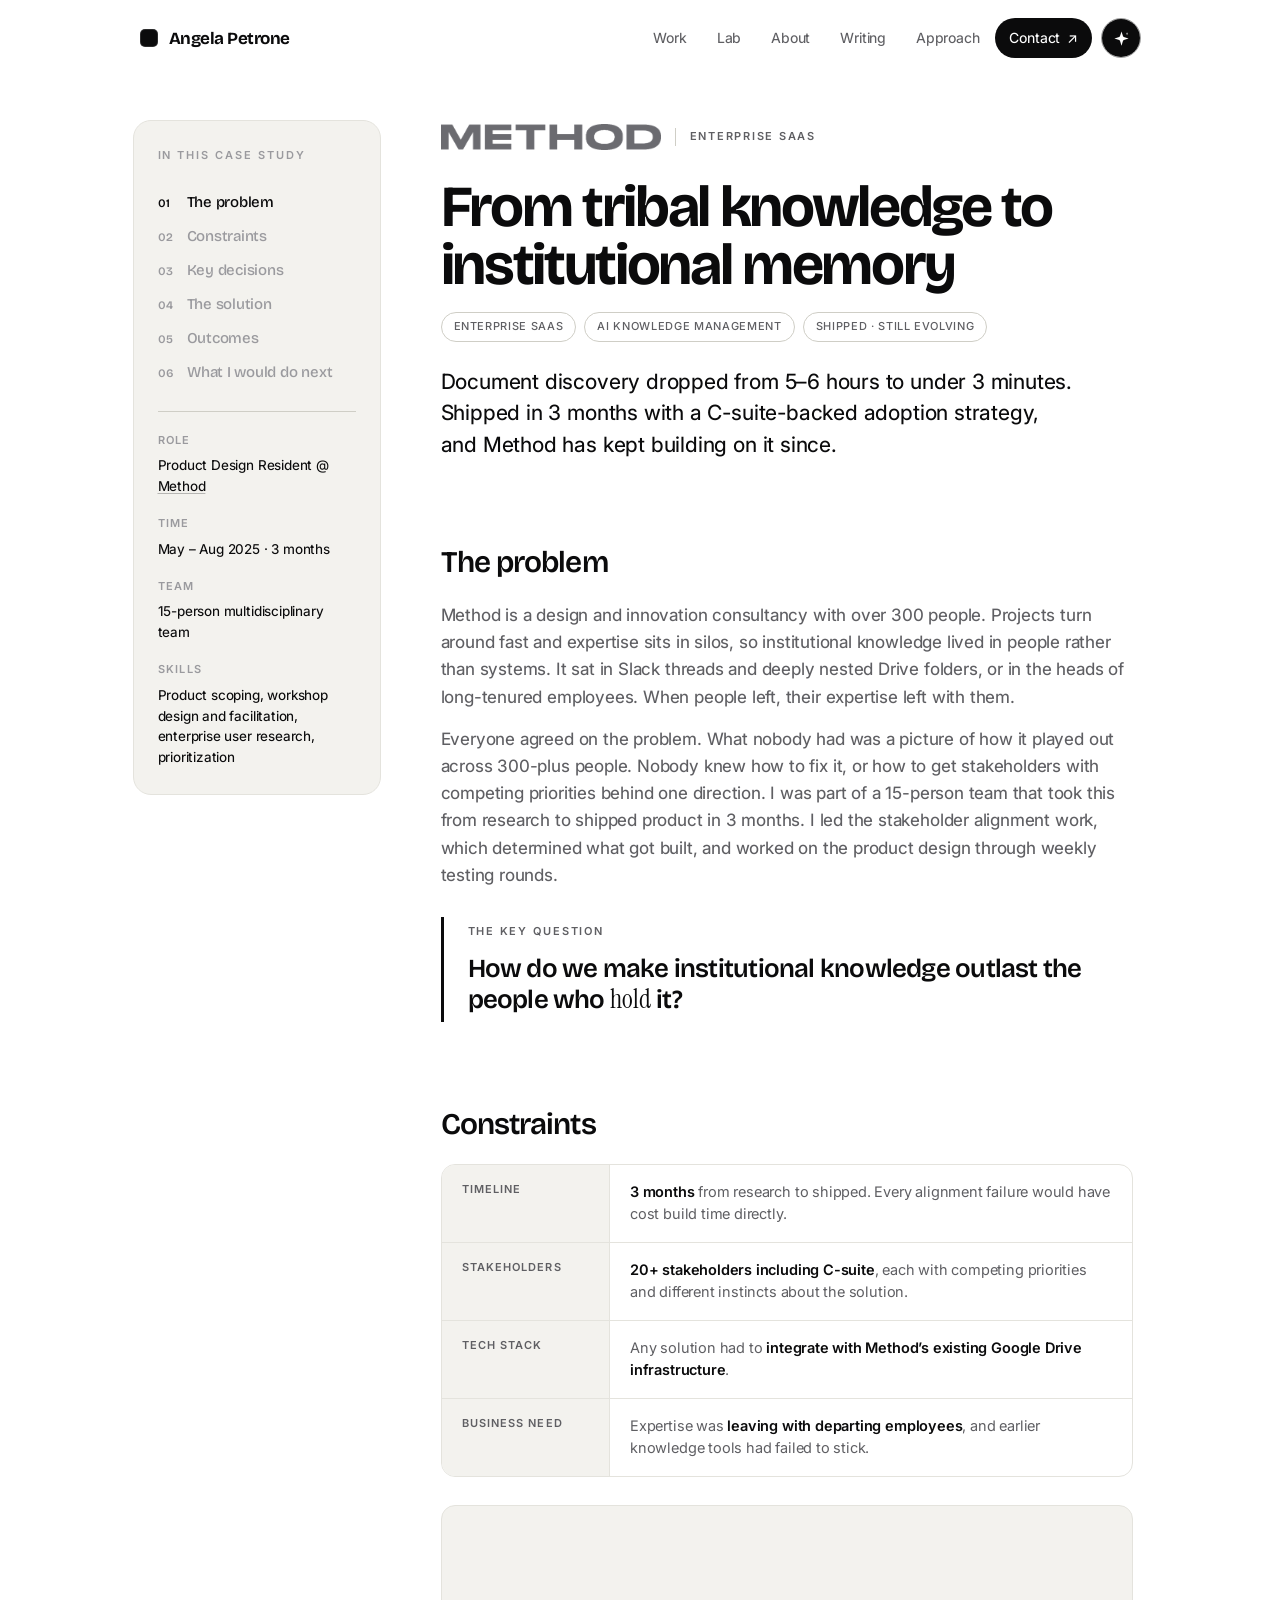
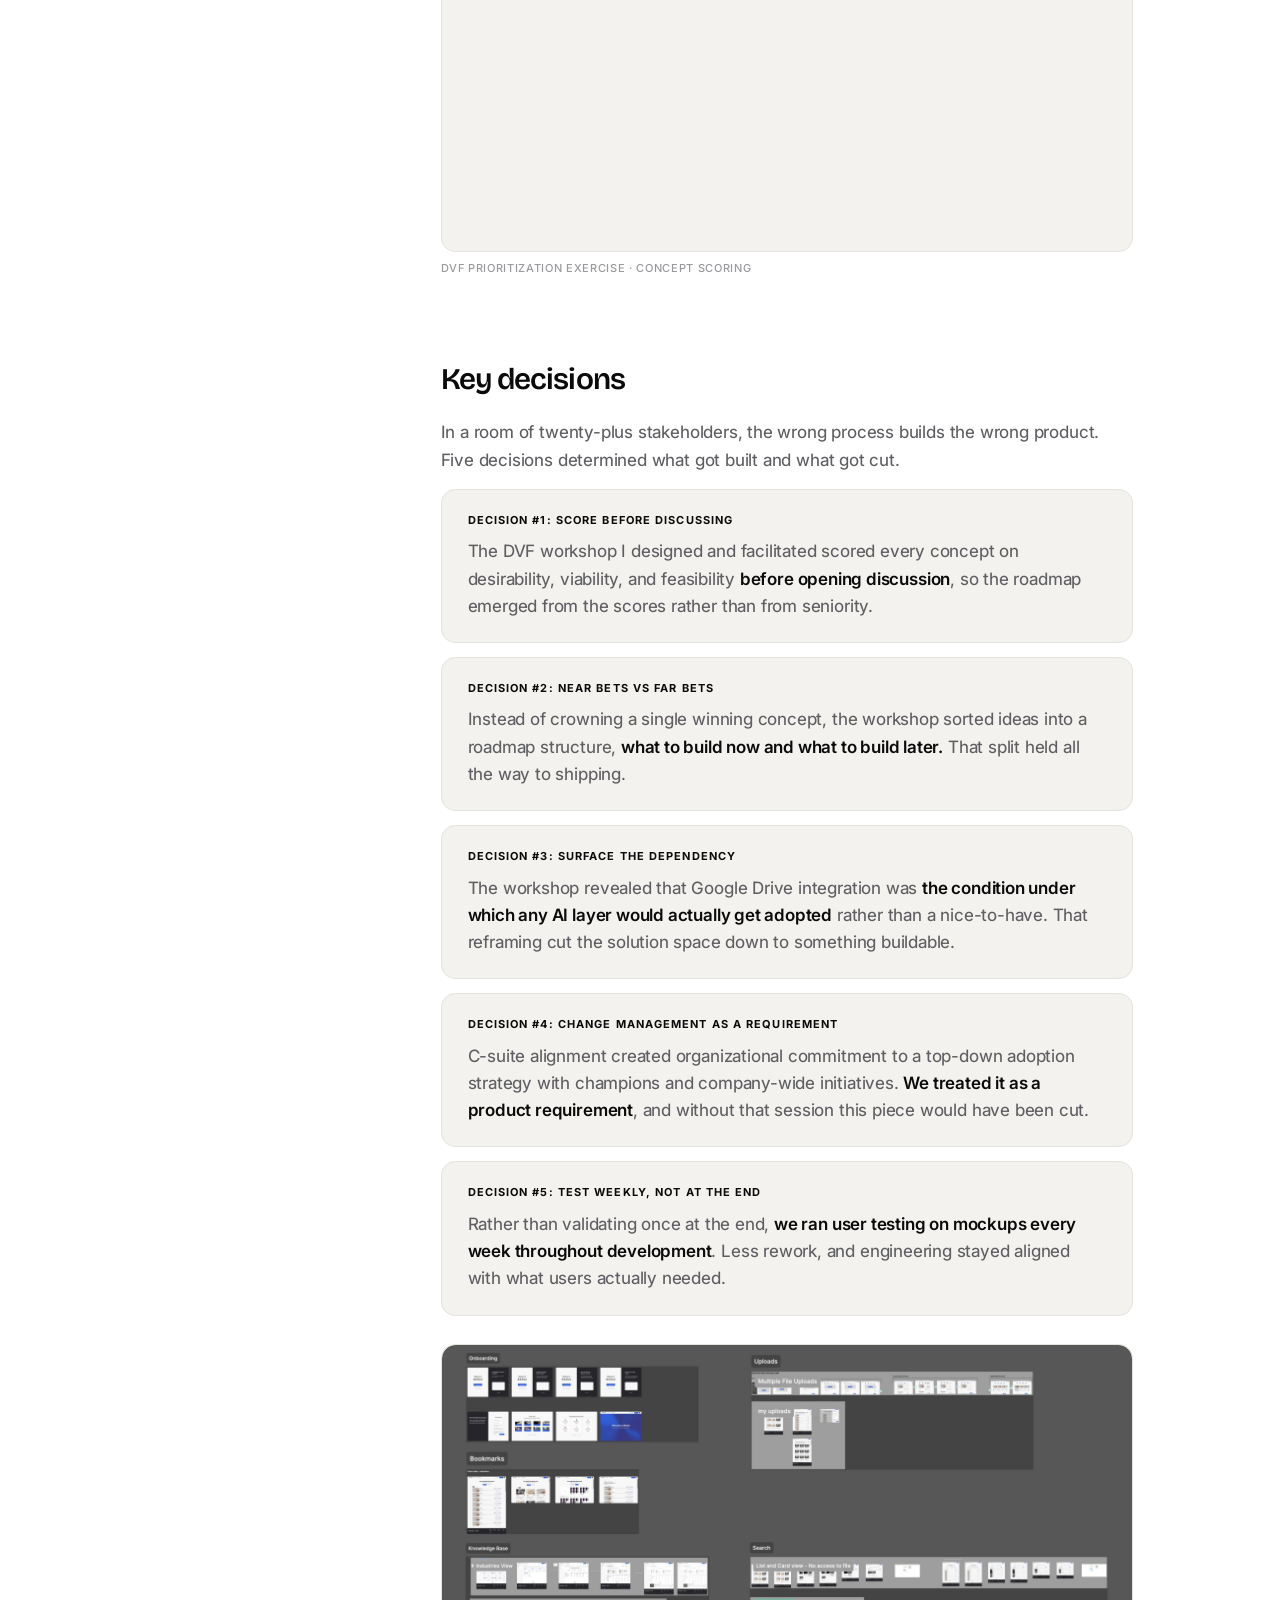
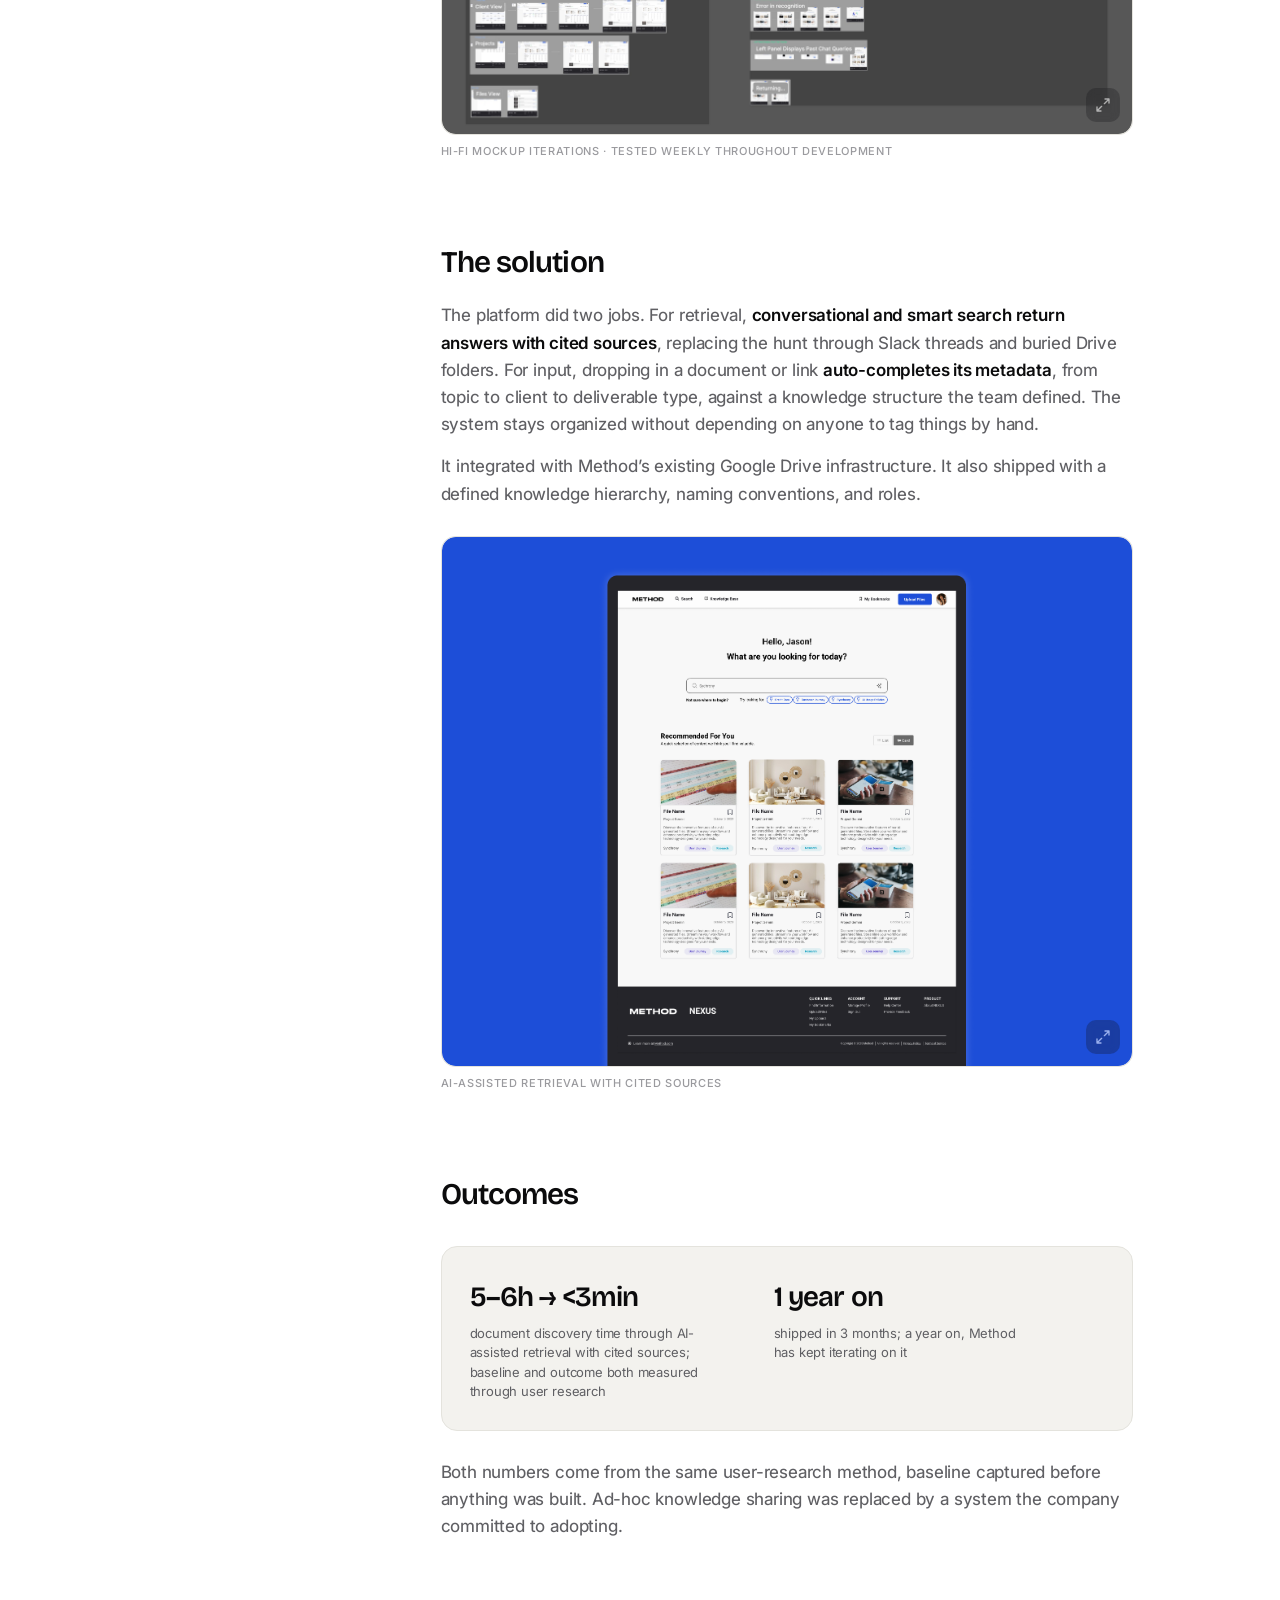
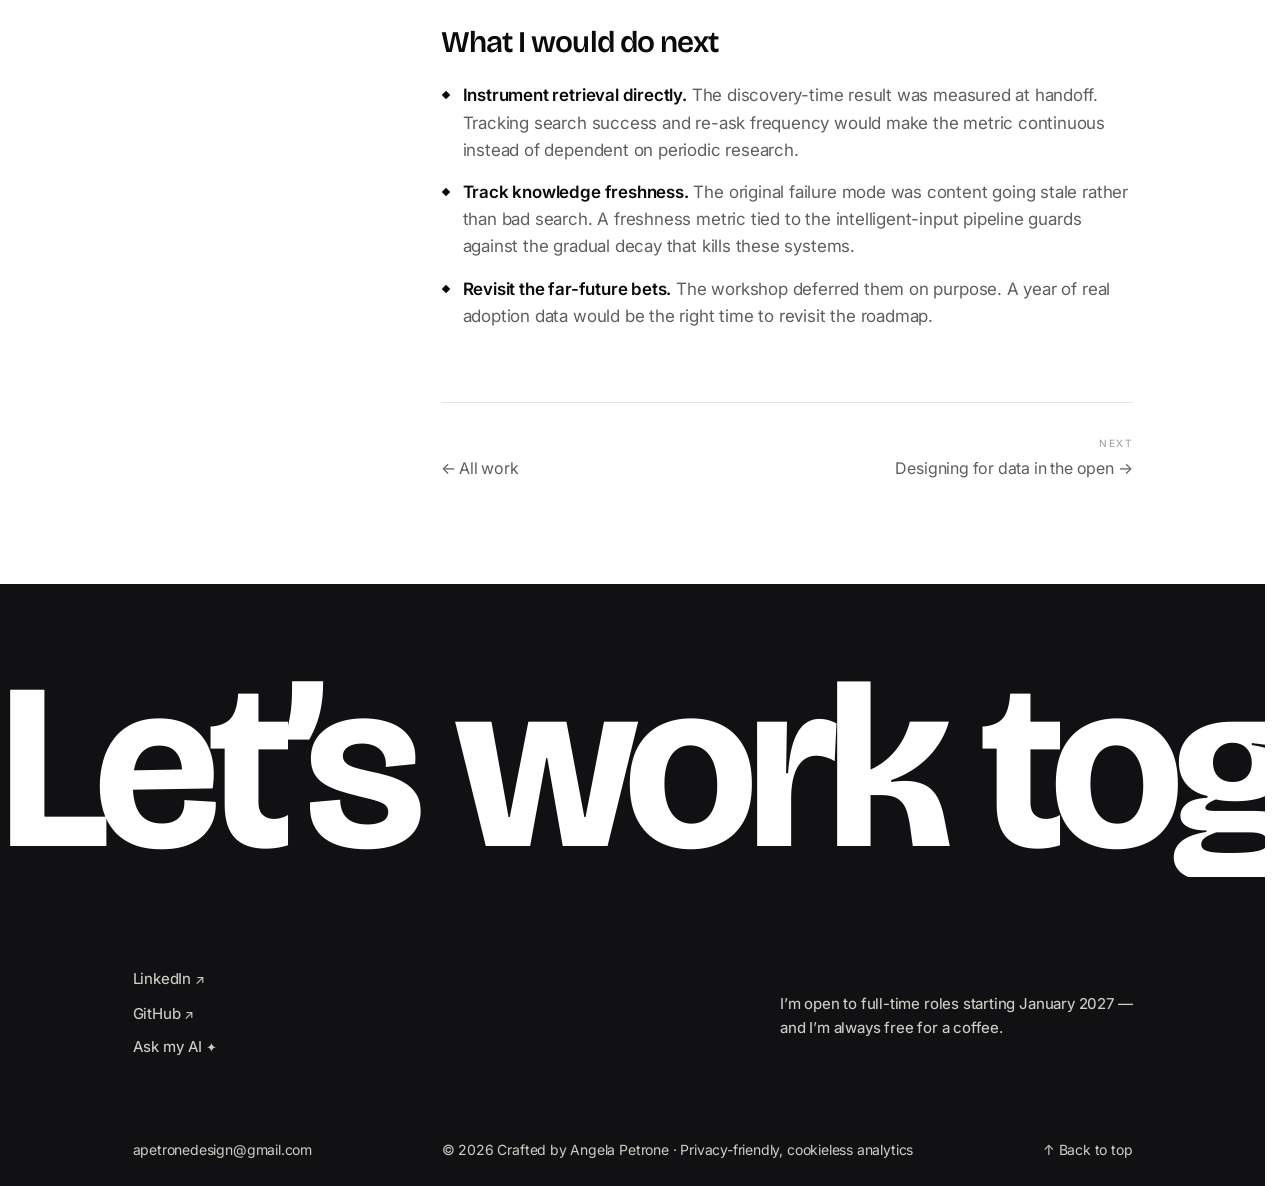
<file: case-method.html>
<!DOCTYPE html>
<html lang="en">
<head>
<meta charset="UTF-8"><meta name="viewport" content="width=device-width,initial-scale=1">
<meta name="description" content="Case study: AI knowledge management for a 300-person consultancy — DVF workshop facilitation, weekly user testing, and a platform that cut document discovery from 5–6 hours to under 3 minutes.">
<link rel="canonical" href="https://apetrone.com/case-method.html">
<meta property="og:type" content="article">
<meta property="og:title" content="From tribal knowledge to institutional memory | Angela Petrone">
<meta property="og:description" content="Case study: AI knowledge management for a 300-person consultancy — DVF workshop facilitation, weekly user testing, and a platform that cut document discovery from 5–6 hours to under 3 minutes.">
<meta property="og:url" content="https://apetrone.com/case-method.html">
<meta property="og:image" content="https://apetrone.com/assets/og-image.jpg">
<meta name="twitter:card" content="summary_large_image">
<title>From tribal knowledge to institutional memory | Angela Petrone</title>
<link href="https://fonts.googleapis.com/css2?family=Bricolage+Grotesque:wght@400;500;600;700&family=Inter:wght@400;450;500;600&family=Instrument+Serif:ital@0;1&display=swap" rel="stylesheet">
<link rel="icon" href='data:image/svg+xml,<svg xmlns="http://www.w3.org/2000/svg" viewBox="0 0 64 64"><rect width="64" height="64" rx="14" fill="%23141419"/><text x="32" y="44" font-family="Georgia,serif" font-size="36" font-style="italic" fill="white" text-anchor="middle">A</text></svg>'>
<link rel="stylesheet" href="case.css?v=85">
</head>
<body>
<div class="scroll-progress" id="scrollProgress" aria-hidden="true"></div>
<header class="nav" id="nav">
  <div class="nav-inner">
    <a href="index.html#top" class="nav-brand">
      <span class="nav-mark" aria-hidden="true"></span>
      <span class="nav-name">Angela&nbsp;Petrone</span><span class="nav-pm" aria-hidden="true">Product Strategist</span>
    </a>
    <nav class="nav-links" aria-label="Primary">
      <a href="index.html#work">Work</a>
      <a href="index.html#lab">Lab</a>
      <a href="index.html#about">About</a>
      <a href="index.html#writing">Writing</a>
      <a href="index.html#approach">Approach</a>
      <a href="#contact" class="nav-cta">Contact <span class="arr" aria-hidden="true">↗</span></a>
      <button class="nav-ai" id="openChat" aria-label="Chat with Angela's AI" title="Ask my AI anything">
        <svg viewBox="0 0 24 24" fill="none" aria-hidden="true">
          <path d="M12 3l1.6 5.2a3 3 0 0 0 2.2 2.2L21 12l-5.2 1.6a3 3 0 0 0-2.2 2.2L12 21l-1.6-5.2a3 3 0 0 0-2.2-2.2L3 12l5.2-1.6a3 3 0 0 0 2.2-2.2L12 3z" fill="currentColor"/>
          <path d="M19 4.2l.5 1.6.5.2-.5.2-.5 1.6-.5-1.6-.5-.2.5-.2.5-1.6z" fill="currentColor"/>
        </svg>
      </button>
    </nav>
  </div>
</header>
<div class="layout">
<aside class="toc">
<div class="toc-title">In this case study</div>
<ul class="toc-list">
<li><a href="#problem"><span class="n">01</span>The problem</a></li>
<li><a href="#constraints"><span class="n">02</span>Constraints</a></li>
<li><a href="#decisions"><span class="n">03</span>Key decisions</a></li>
<li><a href="#solution"><span class="n">04</span>The solution</a></li>
<li><a href="#outcomes"><span class="n">05</span>Outcomes</a></li>
<li><a href="#next"><span class="n">06</span>What I would do next</a></li>
</ul>
<div class="toc-meta">
<div class="lbl">Role</div><div class="val">Product Design Resident @ <a href="https://www.method.com" target="_blank" rel="noopener">Method</a></div>
<div class="lbl">Time</div><div class="val">May – Aug 2025 · 3 months</div>
<div class="lbl">Team</div><div class="val">15-person multidisciplinary team</div>
<div class="lbl">Skills</div><div class="val">Product scoping, workshop design and facilitation, enterprise user research, prioritization</div>
</div>
</aside>
<main>
<div class="case-head"><div class="case-logo"><img src="assets/logos/method-gray.png" alt="Method"></div><span class="case-cat">Enterprise SaaS</span></div>
<h1>From tribal knowledge to institutional memory</h1>
<div class="chips"><span class="chip">ENTERPRISE SAAS</span><span class="chip">AI KNOWLEDGE MANAGEMENT</span><span class="chip">SHIPPED · STILL EVOLVING</span></div>
<p class="case-sub">Document discovery dropped from 5&ndash;6 hours to under 3 minutes. Shipped in 3 months with a C-suite-backed adoption strategy, and Method has kept building on it since.</p>

<h2 id="problem">The problem</h2>
<p>Method is a design and innovation consultancy with over 300 people. Projects turn around fast and expertise sits in silos, so institutional knowledge lived in people rather than systems. It sat in Slack threads and deeply nested Drive folders, or in the heads of long-tenured employees. When people left, their expertise left with them.</p>
<p>Everyone agreed on the problem. What nobody had was a picture of how it played out across 300-plus people. Nobody knew how to fix it, or how to get stakeholders with competing priorities behind one direction. I was part of a 15-person team that took this from research to shipped product in 3 months. I led the stakeholder alignment work, which determined what got built, and worked on the product design through weekly testing rounds.</p>
<div class="keyq"><div class="kql">The key question</div><p>How do we make institutional knowledge outlast the people who <em style="font-style:normal;color:var(--blue)">hold</em> it?</p></div>
<h2 id="constraints">Constraints</h2>
<div class="ctable-wrap"><table class="ctable"><tbody><tr><th>Timeline</th><td><b>3 months</b> from research to shipped. Every alignment failure would have cost build time directly.</td></tr><tr><th>Stakeholders</th><td><b>20+ stakeholders including C-suite</b>, each with competing priorities and different instincts about the solution.</td></tr><tr><th>Tech stack</th><td>Any solution had to <b>integrate with Method&rsquo;s existing Google Drive infrastructure</b>.</td></tr><tr><th>Business need</th><td>Expertise was <b>leaving with departing employees</b>, and earlier knowledge tools had failed to stick.</td></tr></tbody></table></div>
<div class="fig fig-photo"><video src="assets/Method/prioritization-workshop.mp4" autoplay loop muted playsinline aria-label="Animated walkthrough of the DVF prioritization board with concept scoring"></video></div><div class="figcap">DVF PRIORITIZATION EXERCISE · CONCEPT SCORING</div>
<h2 id="decisions">Key decisions</h2>
<p>In a room of twenty-plus stakeholders, the wrong process builds the wrong product. Five decisions determined what got built and what got cut.</p>
<div class="decision"><div class="dl">Decision #1: Score before discussing</div><p>The DVF workshop I designed and facilitated scored every concept on desirability, viability, and feasibility <b>before opening discussion</b>, so the roadmap emerged from the scores rather than from seniority.</p></div><div class="decision"><div class="dl">Decision #2: Near bets vs far bets</div><p>Instead of crowning a single winning concept, the workshop sorted ideas into a roadmap structure, <b>what to build now and what to build later.</b> That split held all the way to shipping.</p></div><div class="decision"><div class="dl">Decision #3: Surface the dependency</div><p>The workshop revealed that Google Drive integration was <b>the condition under which any AI layer would actually get adopted</b> rather than a nice-to-have. That reframing cut the solution space down to something buildable.</p></div><div class="decision"><div class="dl">Decision #4: Change management as a requirement</div><p>C-suite alignment created organizational commitment to a top-down adoption strategy with champions and company-wide initiatives. <b>We treated it as a product requirement</b>, and without that session this piece would have been cut.</p></div><div class="decision"><div class="dl">Decision #5: Test weekly, not at the end</div><p>Rather than validating once at the end, <b>we ran user testing on mockups every week throughout development</b>. Less rework, and engineering stayed aligned with what users actually needed.</p></div>
<div class="fig fig-photo"><img src="assets/Method/method-hifi-board-web.jpg" alt="Board of hi-fi mockup iterations across weekly testing rounds" loading="lazy"></div><div class="figcap">HI-FI MOCKUP ITERATIONS · TESTED WEEKLY THROUGHOUT DEVELOPMENT</div>
<h2 id="solution">The solution</h2>
<p>The platform did two jobs. For retrieval, <b>conversational and smart search return answers with cited sources</b>, replacing the hunt through Slack threads and buried Drive folders. For input, dropping in a document or link <b>auto-completes its metadata</b>, from topic to client to deliverable type, against a knowledge structure the team defined. The system stays organized without depending on anyone to tag things by hand.</p>
<p>It integrated with Method&rsquo;s existing Google Drive infrastructure. It also shipped with a defined knowledge hierarchy, naming conventions, and roles.</p>
<div class="fig fig-photo"><img src="assets/Method/UI.png" alt="Method NEXO interface: conversational search with recommended results" loading="lazy"></div><div class="figcap">AI-ASSISTED RETRIEVAL WITH CITED SOURCES</div>
<h2 id="outcomes">Outcomes</h2>
<div class="metrics">
<div><div class="num">5&ndash;6h → &lt;3min</div><div class="lbl">document discovery time through AI-assisted retrieval with cited sources; baseline and outcome both measured through user research</div></div>
<div><div class="num">1 year on</div><div class="lbl">shipped in 3 months; a year on, Method has kept iterating on it</div></div>
</div>
<p>Both numbers come from the same user-research method, baseline captured before anything was built. Ad-hoc knowledge sharing was replaced by a system the company committed to adopting.</p>
<h2 id="next">What I would do next</h2>
<ul class="next-list">
<li><b>Instrument retrieval directly.</b> The discovery-time result was measured at handoff. Tracking search success and re-ask frequency would make the metric continuous instead of dependent on periodic research.</li>
<li><b>Track knowledge freshness.</b> The original failure mode was content going stale rather than bad search. A freshness metric tied to the intelligent-input pipeline guards against the gradual decay that kills these systems.</li>
<li><b>Revisit the far-future bets.</b> The workshop deferred them on purpose. A year of real adoption data would be the right time to revisit the roadmap.</li>
</ul>
<nav class="case-next">
<a href="#" onclick="history.back();return false">← All work</a>
<a class="nx" href="case-naep.html"><span class="nlbl">Next</span>Designing for data in the open →</a>
</nav>
</main>
</div>
<section class="endslab" id="contact">
  <a class="fx-big" href="mailto:apetronedesign@gmail.com" aria-label="Email Angela — let's work together">
    <span class="fx-track"><span>Let&rsquo;s work together&nbsp;—&nbsp;</span><span aria-hidden="true">Let&rsquo;s work together&nbsp;—&nbsp;</span></span>
  </a>
  <div class="wrap fx-mid">
    <nav class="fx-links" aria-label="Social">
      <a href="https://www.linkedin.com/in/apetrone02" target="_blank" rel="noopener">LinkedIn <span aria-hidden="true">↗</span></a>
      <a href="https://github.com/avgelix" target="_blank" rel="noopener">GitHub <span aria-hidden="true">↗</span></a>
      <button type="button" id="openChatFoot">Ask my AI <span aria-hidden="true">✦</span></button>
    </nav>
    <p class="fx-note"><span class="foot-dot" aria-hidden="true"></span>I&rsquo;m open to full-time roles starting January 2027 —<br>and I&rsquo;m always free for a coffee.</p>
  </div>
  <div class="wrap fx-base">
    <a href="mailto:apetronedesign@gmail.com">apetronedesign@gmail.com</a>
    <span>© <span id="year">2026</span> Crafted by Angela Petrone · Privacy-friendly, cookieless analytics</span>
    <a href="#" onclick="window.scrollTo({top:0,behavior:'smooth'});return false">↑ Back to top</a>
  </div>
</section>

<div class="aichat" id="aichat" hidden aria-modal="true" role="dialog" aria-label="Chat with Angela's AI">
  <div class="aic-amb" aria-hidden="true"></div>
  <div class="aic-glow" id="aicGlow" aria-hidden="true"></div>
  <div class="aic-bar">
    <span class="aic-name">Angela&nbsp;Petrone <span class="aic-sub">· AI</span></span>
    <button class="aic-close" id="closeChat" aria-label="Close chat">Close <span aria-hidden="true">×</span></button>
  </div>
  <div class="aic-scroll" id="aicScroll">
    <div class="aic-thread" id="aicThread">
      <div class="aic-msg aic-intro">
        <p><strong>I'm Angela Petrone's AI assistant.</strong> Ask me anything about her work, her thinking, or how she builds. Everything here runs in your browser; nothing you type leaves the page.</p>
        <p>Angela is a product strategist working on AI systems and data products: she takes open questions to production through user research, product definition, and full-stack AI engineering.</p>
        <p>Right now she's at <strong>Education First Consulting</strong>, building a public data service for the U.S. Department of Education. Before that she shipped a multi-agent sales system solo in 6 weeks at <span class="aic-hl">GlobalLogic</span>, validated clinical AI at <span class="aic-hl">UChicago Medicine</span>, and shipped AI knowledge management at <span class="aic-hl">Method</span>.</p>
        <p>Between projects she builds her own tools: live experiments, local RAG pipelines, Chrome extensions.</p>
        <p>Reach her at <a href="mailto:apetronedesign@gmail.com">apetronedesign@gmail.com</a>, <a href="https://www.linkedin.com/in/apetrone02" target="_blank" rel="noopener">LinkedIn ↗</a>.</p>
      </div>
    </div>
  </div>
  <div class="aic-dock">
    <div class="aic-chips" id="aicChips">
      <button class="aic-chip" data-q="what-pm">What does Angela do?</button>
      <button class="aic-chip" data-q="intelligence">How does she define intelligence in the age of AI?</button>
      <button class="aic-chip" data-q="lab">What does she build in her spare time?</button>
      <button class="aic-chip" data-q="last-project">What’s the last project she worked on?</button>
    </div>
    <form class="aic-form" id="aicForm">
      <input class="aic-input" id="aicInput" type="text" autocomplete="off" placeholder="Ask about Angela’s work or how she thinks…" aria-label="Ask a question">
      <button class="aic-send" type="submit" aria-label="Send">
        <svg viewBox="0 0 24 24" fill="none" stroke="currentColor" stroke-width="2" stroke-linecap="round" stroke-linejoin="round"><path d="M5 12h14M13 6l6 6-6 6"/></svg>
      </button>
    </form>
  </div>
</div>

<script src="main.js?v=91"></script>
</body>
</html>
</file>
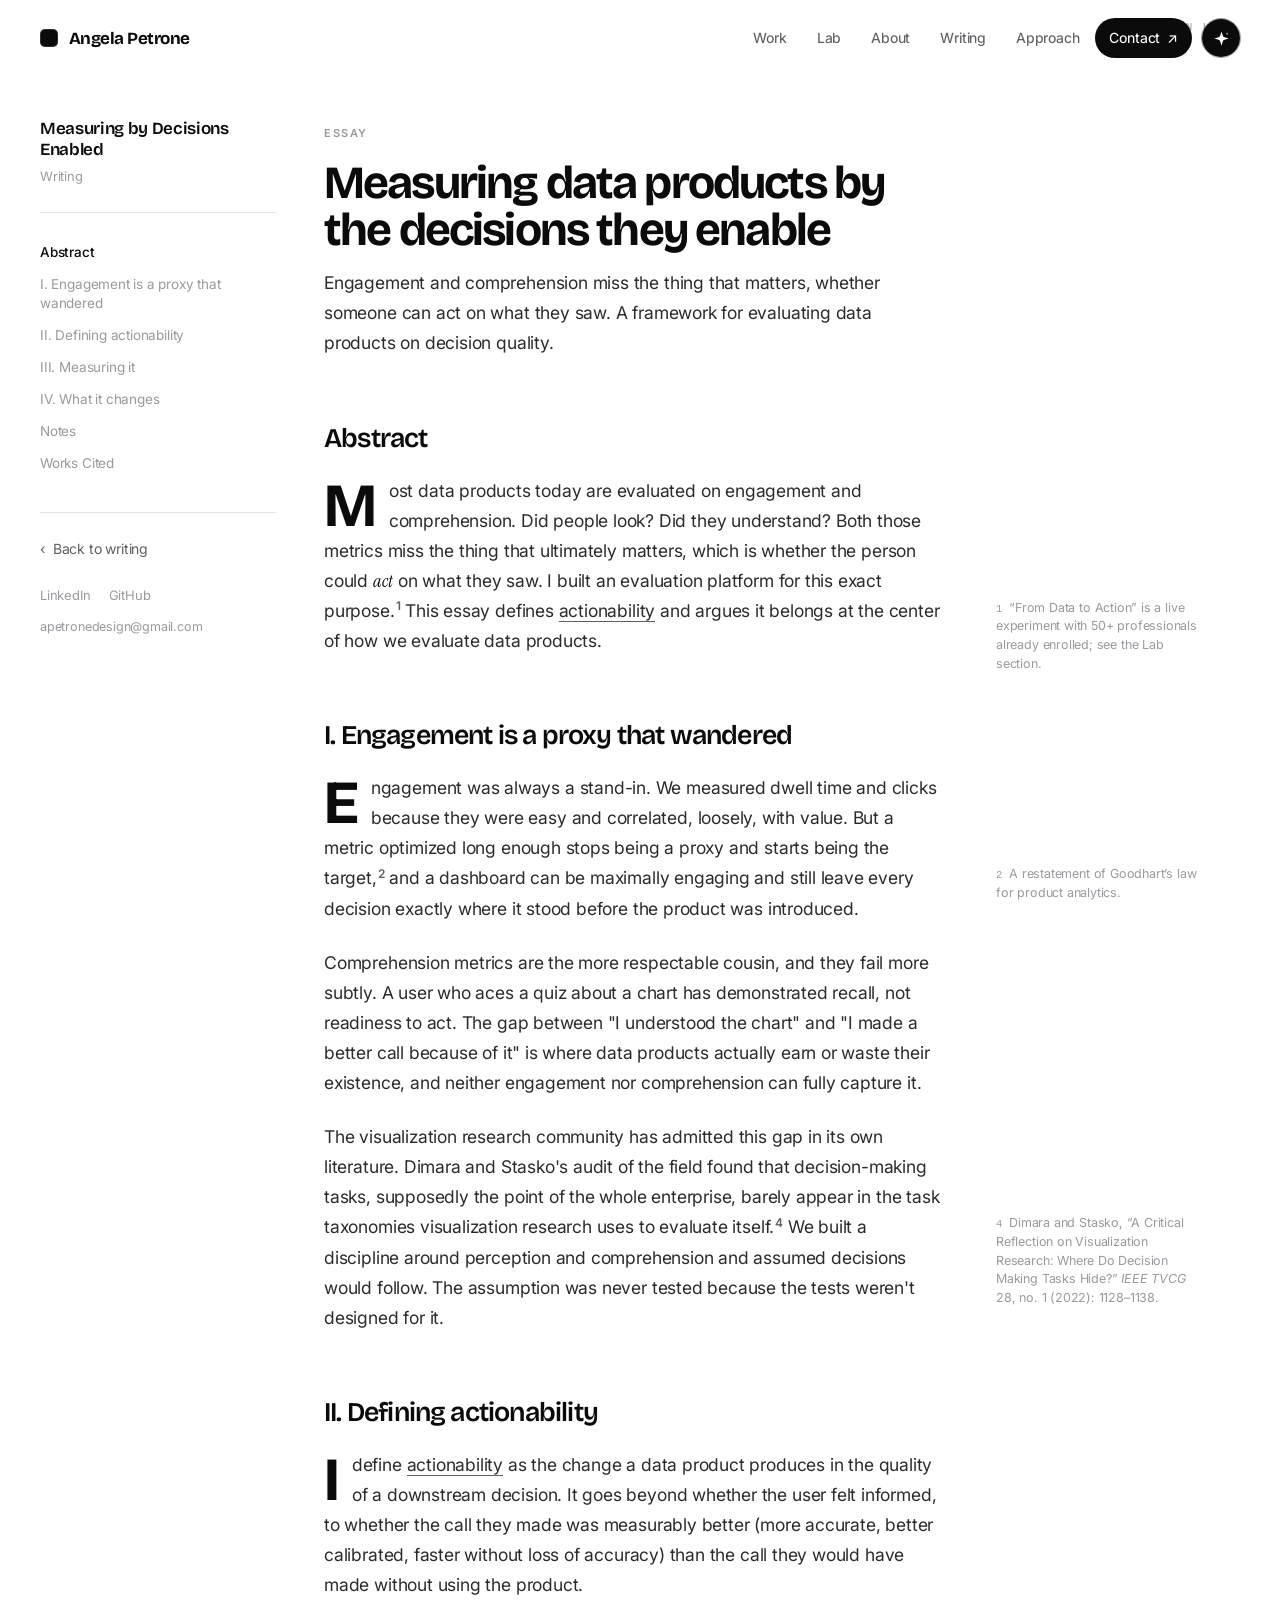
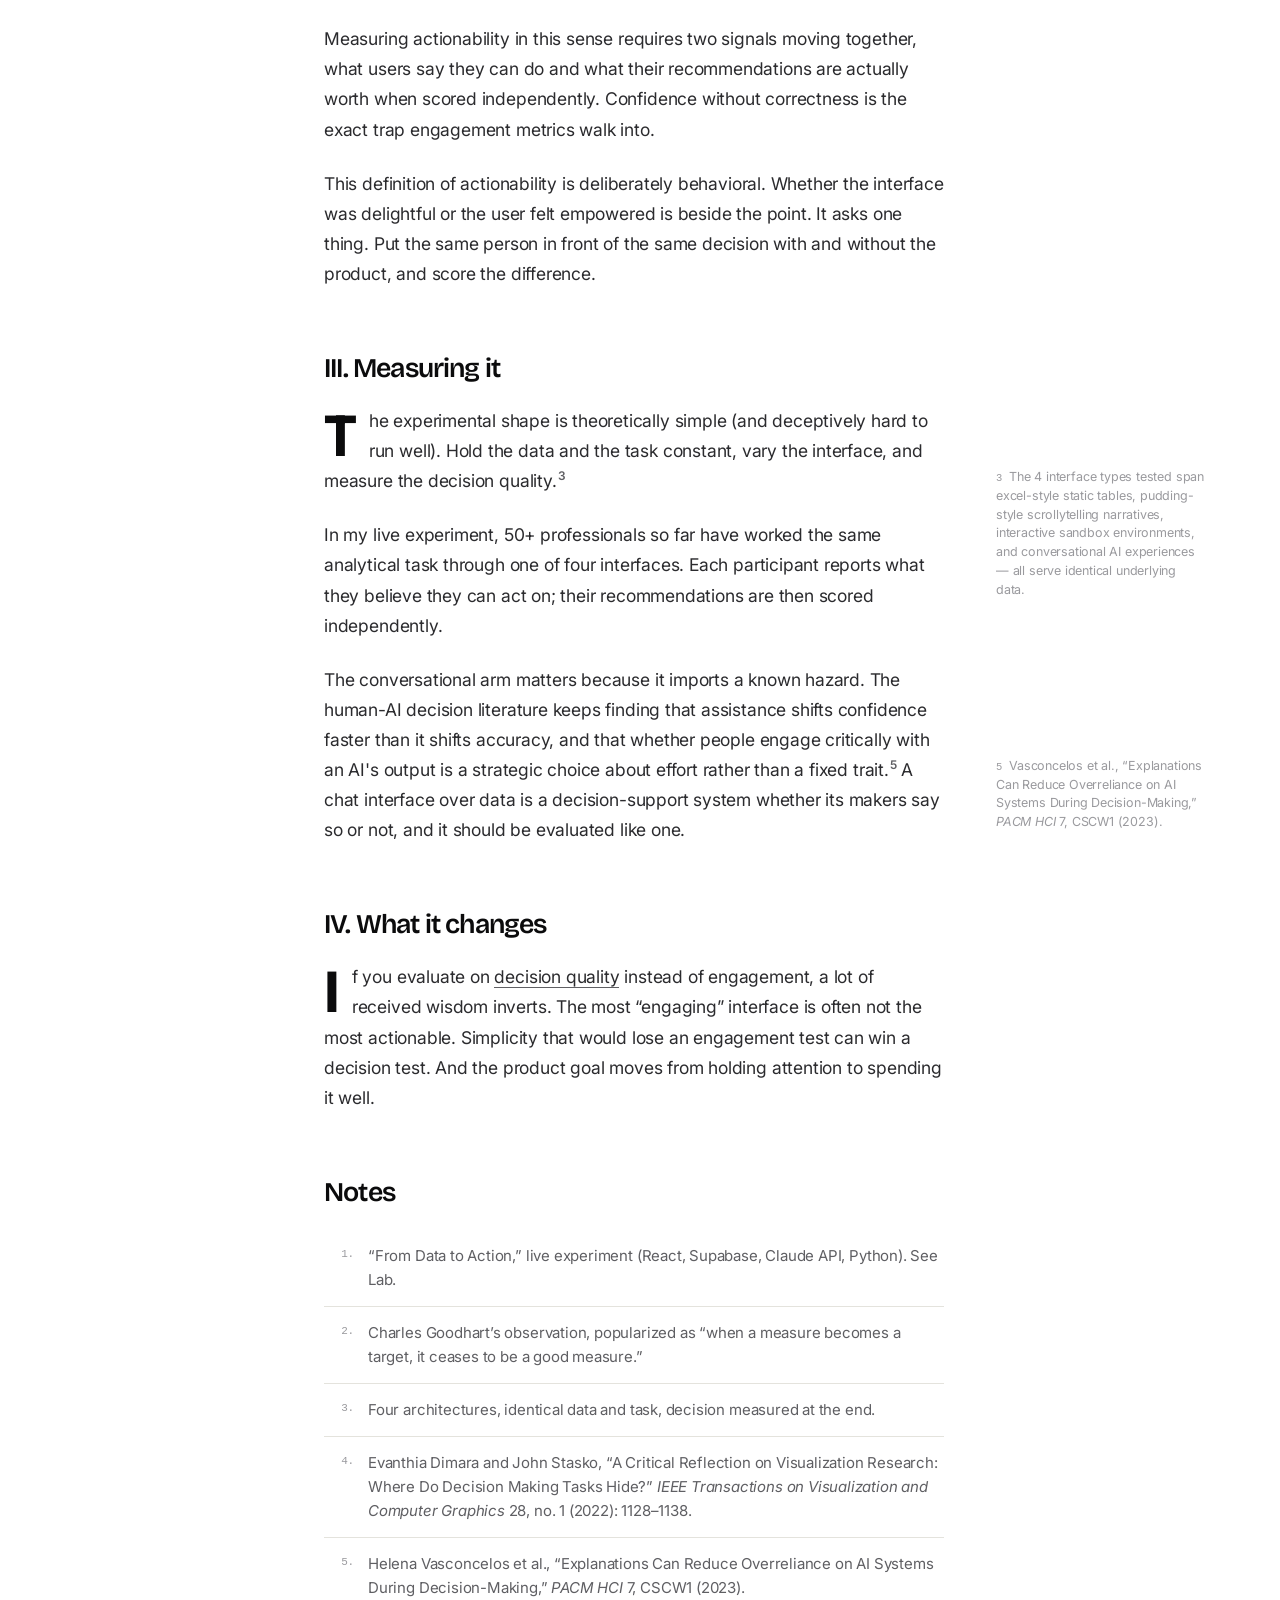
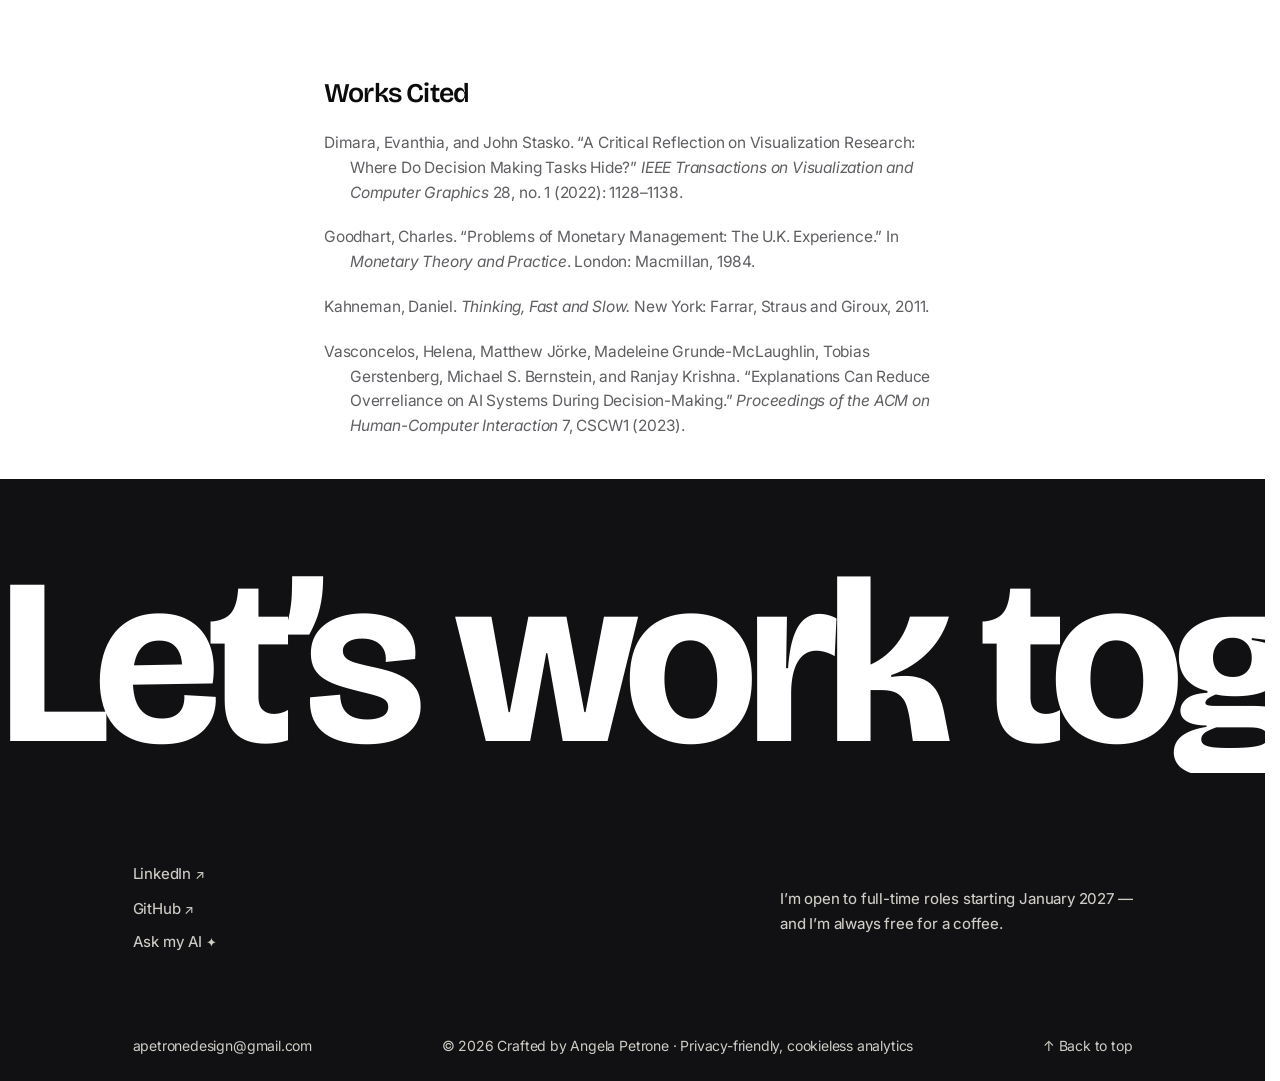
<file: essay-actionability.html>
<!DOCTYPE html>
<html lang="en">
<head>
<meta charset="UTF-8">
<meta name="viewport" content="width=device-width, initial-scale=1.0">
<title>Measuring data products by the decisions they enable — Angela Petrone</title>
<meta name="description" content="Engagement and comprehension miss the thing that matters, whether someone can act on what they saw. A framework for evaluating data products on decision quality.">
<link rel="canonical" href="https://apetrone.com/essay-actionability.html">
<meta property="og:type" content="article">
<meta property="og:title" content="Measuring data products by the decisions they enable — Angela Petrone">
<meta property="og:description" content="Engagement and comprehension miss the thing that matters, whether someone can act on what they saw. A framework for evaluating data products on decision quality.">
<meta property="og:url" content="https://apetrone.com/essay-actionability.html">
<meta property="og:image" content="https://apetrone.com/assets/og-image.jpg">
<meta name="twitter:card" content="summary_large_image">
<link rel="preconnect" href="https://fonts.googleapis.com">
<link rel="preconnect" href="https://fonts.gstatic.com" crossorigin>
<link href="https://fonts.googleapis.com/css2?family=Bricolage+Grotesque:wght@400;500;600;700&family=Inter:wght@400;450;500;600&family=Instrument+Serif:ital@0;1&display=swap" rel="stylesheet">
<link rel="icon" href='data:image/svg+xml,<svg xmlns="http://www.w3.org/2000/svg" viewBox="0 0 64 64"><rect width="64" height="64" rx="14" fill="%23141419"/><text x="32" y="44" font-family="Georgia,serif" font-size="36" font-style="italic" fill="white" text-anchor="middle">A</text></svg>'>
<link rel="stylesheet" href="case.css?v=85">
<link rel="stylesheet" href="essay.css?v=85">
</head>
<body>
<div class="scroll-progress" id="scrollProgress" aria-hidden="true"></div>
<header class="nav" id="nav">
  <div class="nav-inner">
    <a href="index.html#top" class="nav-brand">
      <span class="nav-mark" aria-hidden="true"></span>
      <span class="nav-name">Angela&nbsp;Petrone</span><span class="nav-pm" aria-hidden="true">Product Strategist</span>
    </a>
    <nav class="nav-links" aria-label="Primary">
      <a href="index.html#work">Work</a>
      <a href="index.html#lab">Lab</a>
      <a href="index.html#about">About</a>
      <a href="index.html#writing">Writing</a>
      <a href="index.html#approach">Approach</a>
      <a href="#contact" class="nav-cta">Contact <span class="arr" aria-hidden="true">↗</span></a>
      <button class="nav-ai" id="openChat" aria-label="Chat with Angela's AI" title="Ask my AI anything">
        <svg viewBox="0 0 24 24" fill="none" aria-hidden="true">
          <path d="M12 3l1.6 5.2a3 3 0 0 0 2.2 2.2L21 12l-5.2 1.6a3 3 0 0 0-2.2 2.2L12 21l-1.6-5.2a3 3 0 0 0-2.2-2.2L3 12l5.2-1.6a3 3 0 0 0 2.2-2.2L12 3z" fill="currentColor"/>
          <path d="M19 4.2l.5 1.6.5.2-.5.2-.5 1.6-.5-1.6-.5-.2.5-.2.5-1.6z" fill="currentColor"/>
        </svg>
      </button>
    </nav>
  </div>
</header>
<div class="read-min" id="readMin" aria-hidden="true">— MIN LEFT</div>
<main>
  <div class="essay">
    <aside class="essay-rail">
      <div class="er-title">Measuring by Decisions Enabled</div>
      <div class="er-label">Writing</div>
      <nav class="er-toc">
        <a href="#abstract" class="">Abstract</a>
        <a href="#drift" class="">I. Engagement is a proxy that wandered</a>
        <a href="#define" class="">II. Defining actionability</a>
        <a href="#measure" class="">III. Measuring it</a>
        <a href="#changes" class="">IV. What it changes</a>
        <a href="#notes" class="">Notes</a>
        <a href="#cited" class="">Works Cited</a>
      </nav>
      <div class="er-foot">
        <a class="er-back" href="index.html#writing"><span class="c" aria-hidden="true">‹</span> Back to writing</a>
        <div class="er-social"><a href="https://www.linkedin.com/in/apetrone02" target="_blank" rel="noopener">LinkedIn</a><a href="https://github.com/avgelix" target="_blank" rel="noopener">GitHub</a></div>
        <div class="er-email">apetronedesign@gmail.com</div>
      </div>
    </aside>
    <article class="essay-main">
      <span class="em-status">Essay</span>
      <h1 class="em-h1">Measuring data products by the decisions they enable</h1>
      <p class="em-dek">Engagement and comprehension miss the thing that matters, whether someone can act on what they saw. A framework for evaluating data products on decision quality.</p>
      
      <h2 id="abstract">Abstract</h2>
      <p class="drop">Most data products today are evaluated on engagement and comprehension. Did people look? Did they understand? Both those metrics miss the thing that ultimately matters, which is whether the person could <em>act</em> on what they saw. I built an evaluation platform for this exact purpose.<sup class="fn"><a href="#n1" id="r1">1</a></sup><span class="fnote"><span class="fn-n">1</span>&ldquo;From Data to Action&rdquo; is a live experiment with 50+ professionals already enrolled; see the Lab section.</span> This essay defines <span class="term">actionability</span> and argues it belongs at the center of how we evaluate data products.</p>

      <h2 id="drift">I. Engagement is a proxy that wandered</h2>
      <p class="drop">Engagement was always a stand-in. We measured dwell time and clicks because they were easy and correlated, loosely, with value. But a metric optimized long enough stops being a proxy and starts being the target,<sup class="fn"><a href="#n2" id="r2">2</a></sup><span class="fnote"><span class="fn-n">2</span>A restatement of Goodhart&rsquo;s law for product analytics.</span> and a dashboard can be maximally engaging and still leave every decision exactly where it stood before the product was introduced.</p>
      <p>Comprehension metrics are the more respectable cousin, and they fail more subtly. A user who aces a quiz about a chart has demonstrated recall, not readiness to act. The gap between "I understood the chart" and "I made a better call because of it" is where data products actually earn or waste their existence, and neither engagement nor comprehension can fully capture it.</p>
      <p>The visualization research community has admitted this gap in its own literature. Dimara and Stasko's audit of the field found that decision-making tasks, supposedly the point of the whole enterprise, barely appear in the task taxonomies visualization research uses to evaluate itself.<sup class="fn"><a href="#n4" id="r4">4</a></sup><span class="fnote"><span class="fn-n">4</span>Dimara and Stasko, &ldquo;A Critical Reflection on Visualization Research: Where Do Decision Making Tasks Hide?&rdquo; <i>IEEE TVCG</i> 28, no. 1 (2022): 1128&ndash;1138.</span> We built a discipline around perception and comprehension and assumed decisions would follow. The assumption was never tested because the tests weren't designed for it.</p>

      <h2 id="define">II. Defining actionability</h2>
      <p class="drop">I define <span class="term">actionability</span> as the change a data product produces in the quality of a downstream decision. It goes beyond whether the user felt informed, to whether the call they made was measurably better (more accurate, better calibrated, faster without loss of accuracy) than the call they would have made without using the product.</p>
      <p>Measuring actionability in this sense requires two signals moving together, what users say they can do and what their recommendations are actually worth when scored independently. Confidence without correctness is the exact trap engagement metrics walk into.</p>
      <p>This definition of actionability is deliberately behavioral. Whether the interface was delightful or the user felt empowered is beside the point. It asks one thing. Put the same person in front of the same decision with and without the product, and score the difference.</p>

      <h2 id="measure">III. Measuring it</h2>
      <p class="drop">The experimental shape is theoretically simple (and deceptively hard to run well). Hold the data and the task constant, vary the interface, and measure the decision quality.<sup class="fn"><a href="#n3" id="r3">3</a></sup><span class="fnote"><span class="fn-n">3</span>The 4 interface types tested span excel-style static tables, pudding-style scrollytelling narratives, interactive sandbox environments, and conversational AI experiences &mdash; all serve identical underlying data.</span></p>
      <p>In my live experiment, 50+ professionals so far have worked the same analytical task through one of four interfaces. Each participant reports what they believe they can act on; their recommendations are then scored independently.</p>
      <p>The conversational arm matters because it imports a known hazard. The human-AI decision literature keeps finding that assistance shifts confidence faster than it shifts accuracy, and that whether people engage critically with an AI's output is a strategic choice about effort rather than a fixed trait.<sup class="fn"><a href="#n5" id="r5">5</a></sup><span class="fnote"><span class="fn-n">5</span>Vasconcelos et al., &ldquo;Explanations Can Reduce Overreliance on AI Systems During Decision-Making,&rdquo; <i>PACM HCI</i> 7, CSCW1 (2023).</span> A chat interface over data is a decision-support system whether its makers say so or not, and it should be evaluated like one.</p>

      <h2 id="changes">IV. What it changes</h2>
      <p class="drop">If you evaluate on <span class="term">decision quality</span> instead of engagement, a lot of received wisdom inverts. The most &ldquo;engaging&rdquo; interface is often not the most actionable. Simplicity that would lose an engagement test can win a decision test. And the product goal moves from holding attention to spending it well.</p>

      <h2 id="notes">Notes</h2>
      <ol class="essay-notes">
        <li id="n1">&ldquo;From Data to Action,&rdquo; live experiment (React, Supabase, Claude API, Python). See Lab.</li>
        <li id="n2">Charles Goodhart&rsquo;s observation, popularized as &ldquo;when a measure becomes a target, it ceases to be a good measure.&rdquo;</li>
        <li id="n3">Four architectures, identical data and task, decision measured at the end.</li>
        <li id="n4">Evanthia Dimara and John Stasko, &ldquo;A Critical Reflection on Visualization Research: Where Do Decision Making Tasks Hide?&rdquo; <i>IEEE Transactions on Visualization and Computer Graphics</i> 28, no. 1 (2022): 1128&ndash;1138.</li>
        <li id="n5">Helena Vasconcelos et al., &ldquo;Explanations Can Reduce Overreliance on AI Systems During Decision-Making,&rdquo; <i>PACM HCI</i> 7, CSCW1 (2023).</li>
      </ol>

      <h2 id="cited">Works Cited</h2>
      <div class="essay-cited">
        <p class="drop">Dimara, Evanthia, and John Stasko. &ldquo;A Critical Reflection on Visualization Research: Where Do Decision Making Tasks Hide?&rdquo; <i>IEEE Transactions on Visualization and Computer Graphics</i> 28, no. 1 (2022): 1128&ndash;1138.</p>
        <p>Goodhart, Charles. &ldquo;Problems of Monetary Management: The U.K. Experience.&rdquo; In <i>Monetary Theory and Practice</i>. London: Macmillan, 1984.</p>
        <p>Kahneman, Daniel. <i>Thinking, Fast and Slow.</i> New York: Farrar, Straus and Giroux, 2011.</p>
        <p>Vasconcelos, Helena, Matthew J&ouml;rke, Madeleine Grunde-McLaughlin, Tobias Gerstenberg, Michael S. Bernstein, and Ranjay Krishna. &ldquo;Explanations Can Reduce Overreliance on AI Systems During Decision-Making.&rdquo; <i>Proceedings of the ACM on Human-Computer Interaction</i> 7, CSCW1 (2023).</p>
      </div>
    </article>
  </div>
</main>
<section class="endslab" id="contact">
  <a class="fx-big" href="mailto:apetronedesign@gmail.com" aria-label="Email Angela — let's work together">
    <span class="fx-track"><span>Let&rsquo;s work together&nbsp;—&nbsp;</span><span aria-hidden="true">Let&rsquo;s work together&nbsp;—&nbsp;</span></span>
  </a>
  <div class="wrap fx-mid">
    <nav class="fx-links" aria-label="Social">
      <a href="https://www.linkedin.com/in/apetrone02" target="_blank" rel="noopener">LinkedIn <span aria-hidden="true">↗</span></a>
      <a href="https://github.com/avgelix" target="_blank" rel="noopener">GitHub <span aria-hidden="true">↗</span></a>
      <button type="button" id="openChatFoot">Ask my AI <span aria-hidden="true">✦</span></button>
    </nav>
    <p class="fx-note"><span class="foot-dot" aria-hidden="true"></span>I&rsquo;m open to full-time roles starting January 2027 —<br>and I&rsquo;m always free for a coffee.</p>
  </div>
  <div class="wrap fx-base">
    <a href="mailto:apetronedesign@gmail.com">apetronedesign@gmail.com</a>
    <span>© <span id="year">2026</span> Crafted by Angela Petrone · Privacy-friendly, cookieless analytics</span>
    <a href="#" onclick="window.scrollTo({top:0,behavior:'smooth'});return false">↑ Back to top</a>
  </div>
</section>

<div class="aichat" id="aichat" hidden aria-modal="true" role="dialog" aria-label="Chat with Angela's AI">
  <div class="aic-amb" aria-hidden="true"></div>
  <div class="aic-glow" id="aicGlow" aria-hidden="true"></div>
  <div class="aic-bar">
    <span class="aic-name">Angela&nbsp;Petrone <span class="aic-sub">· AI</span></span>
    <button class="aic-close" id="closeChat" aria-label="Close chat">Close <span aria-hidden="true">×</span></button>
  </div>
  <div class="aic-scroll" id="aicScroll">
    <div class="aic-thread" id="aicThread">
      <div class="aic-msg aic-intro">
        <p><strong>I'm Angela Petrone's AI assistant.</strong> Ask me anything about her work, her thinking, or how she builds. Everything here runs in your browser; nothing you type leaves the page.</p>
        <p>Angela is a product strategist working on AI systems and data products: she takes open questions to production through user research, product definition, and full-stack AI engineering.</p>
        <p>Right now she's at <strong>Education First Consulting</strong>, building a public data service for the U.S. Department of Education. Before that she shipped a multi-agent sales system solo in 6 weeks at <span class="aic-hl">GlobalLogic</span>, validated clinical AI at <span class="aic-hl">UChicago Medicine</span>, and shipped AI knowledge management at <span class="aic-hl">Method</span>.</p>
        <p>Between projects she builds her own tools: live experiments, local RAG pipelines, Chrome extensions.</p>
        <p>Reach her at <a href="mailto:apetronedesign@gmail.com">apetronedesign@gmail.com</a>, <a href="https://www.linkedin.com/in/apetrone02" target="_blank" rel="noopener">LinkedIn ↗</a>.</p>
      </div>
    </div>
  </div>
  <div class="aic-dock">
    <div class="aic-chips" id="aicChips">
      <button class="aic-chip" data-q="what-pm">What does Angela do?</button>
      <button class="aic-chip" data-q="intelligence">How does she define intelligence in the age of AI?</button>
      <button class="aic-chip" data-q="lab">What does she build in her spare time?</button>
      <button class="aic-chip" data-q="last-project">What’s the last project she worked on?</button>
    </div>
    <form class="aic-form" id="aicForm">
      <input class="aic-input" id="aicInput" type="text" autocomplete="off" placeholder="Ask about Angela’s work or how she thinks…" aria-label="Ask a question">
      <button class="aic-send" type="submit" aria-label="Send">
        <svg viewBox="0 0 24 24" fill="none" stroke="currentColor" stroke-width="2" stroke-linecap="round" stroke-linejoin="round"><path d="M5 12h14M13 6l6 6-6 6"/></svg>
      </button>
    </form>
  </div>
</div>

<script src="main.js?v=91"></script>
</body>
</html>
</file>
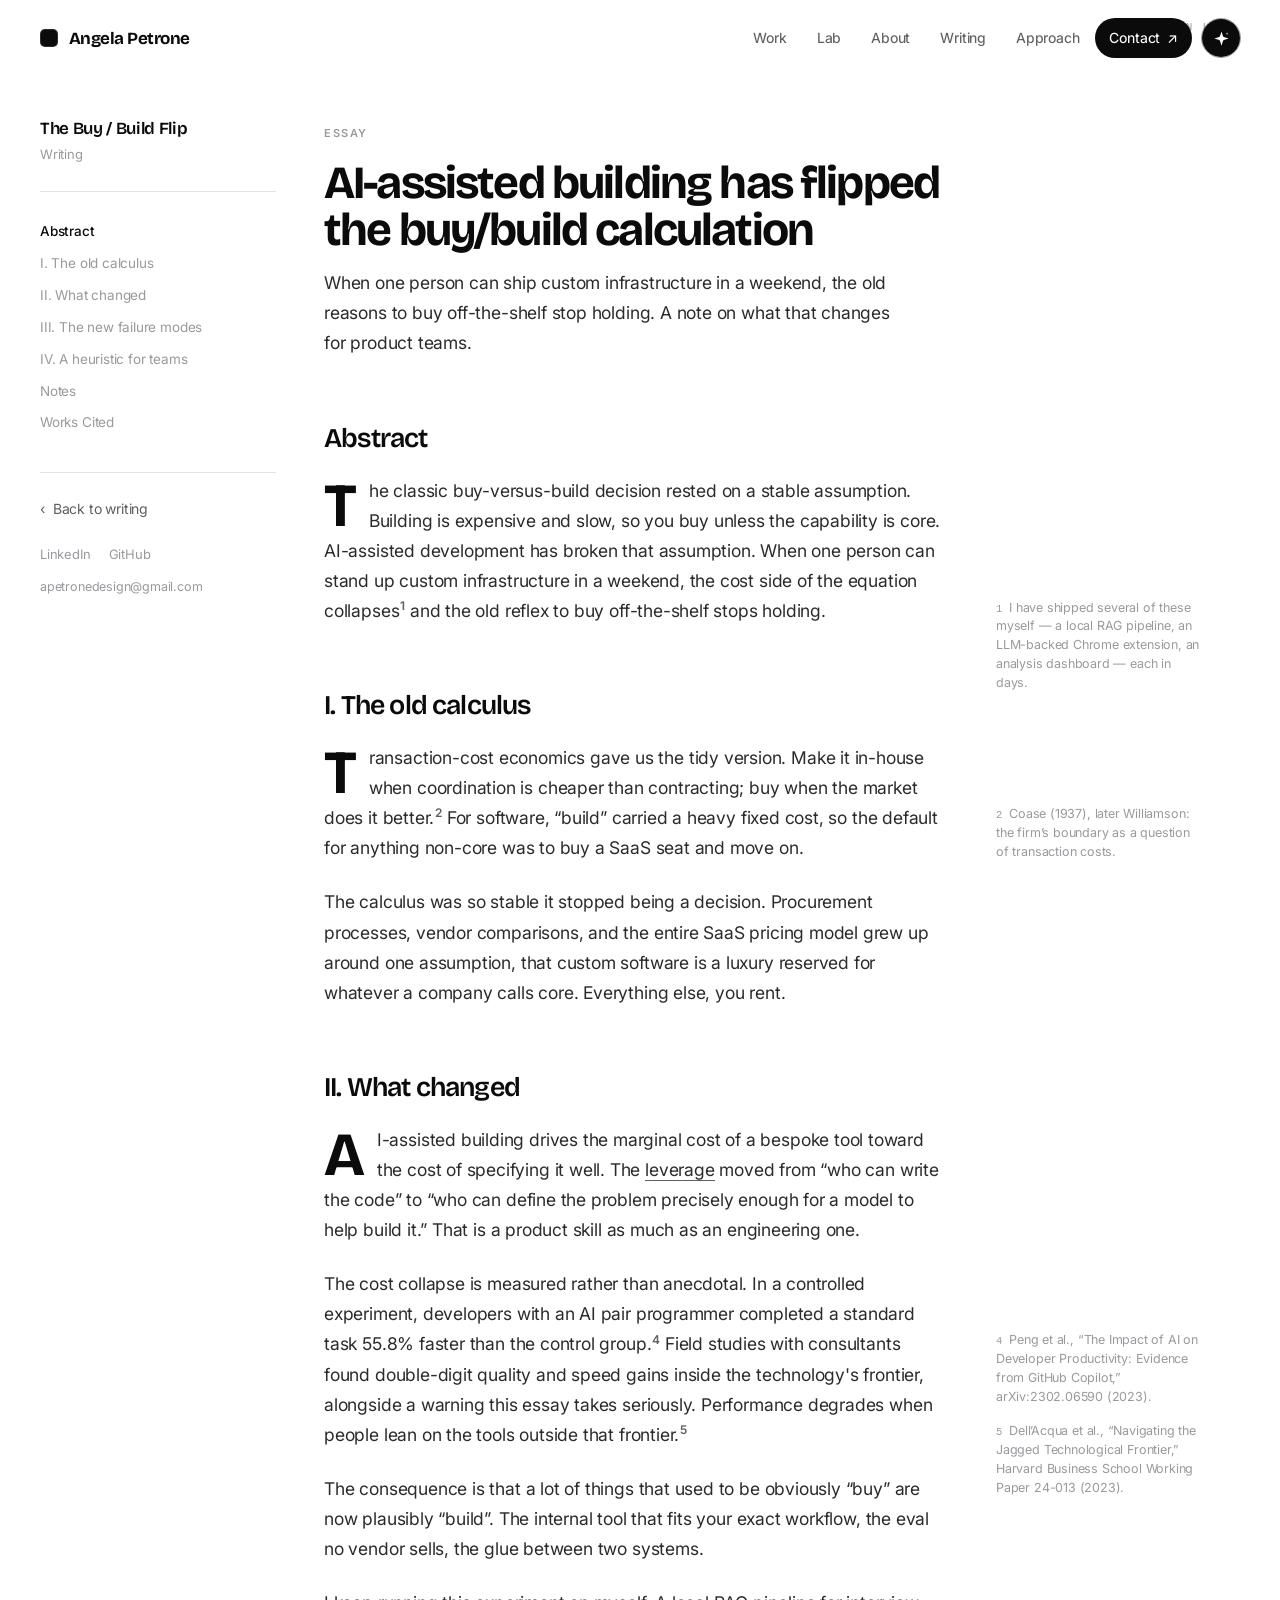
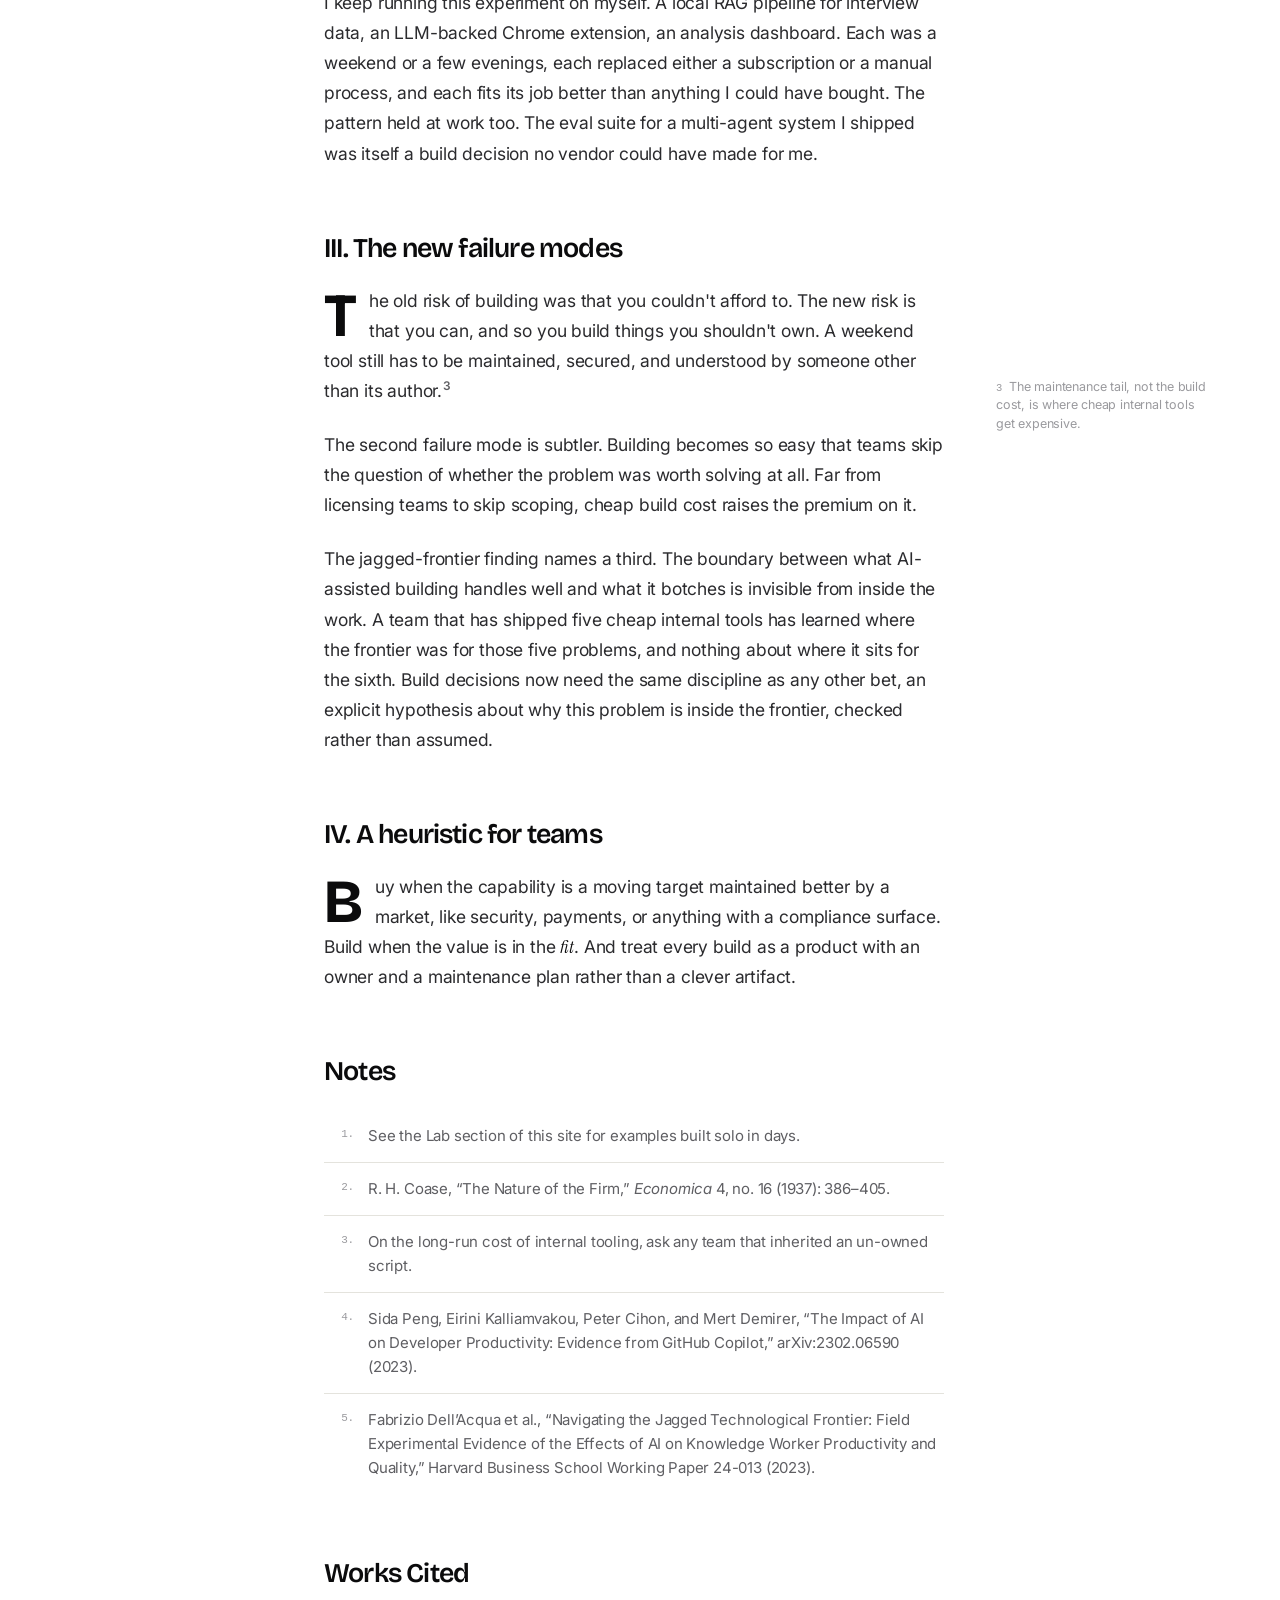
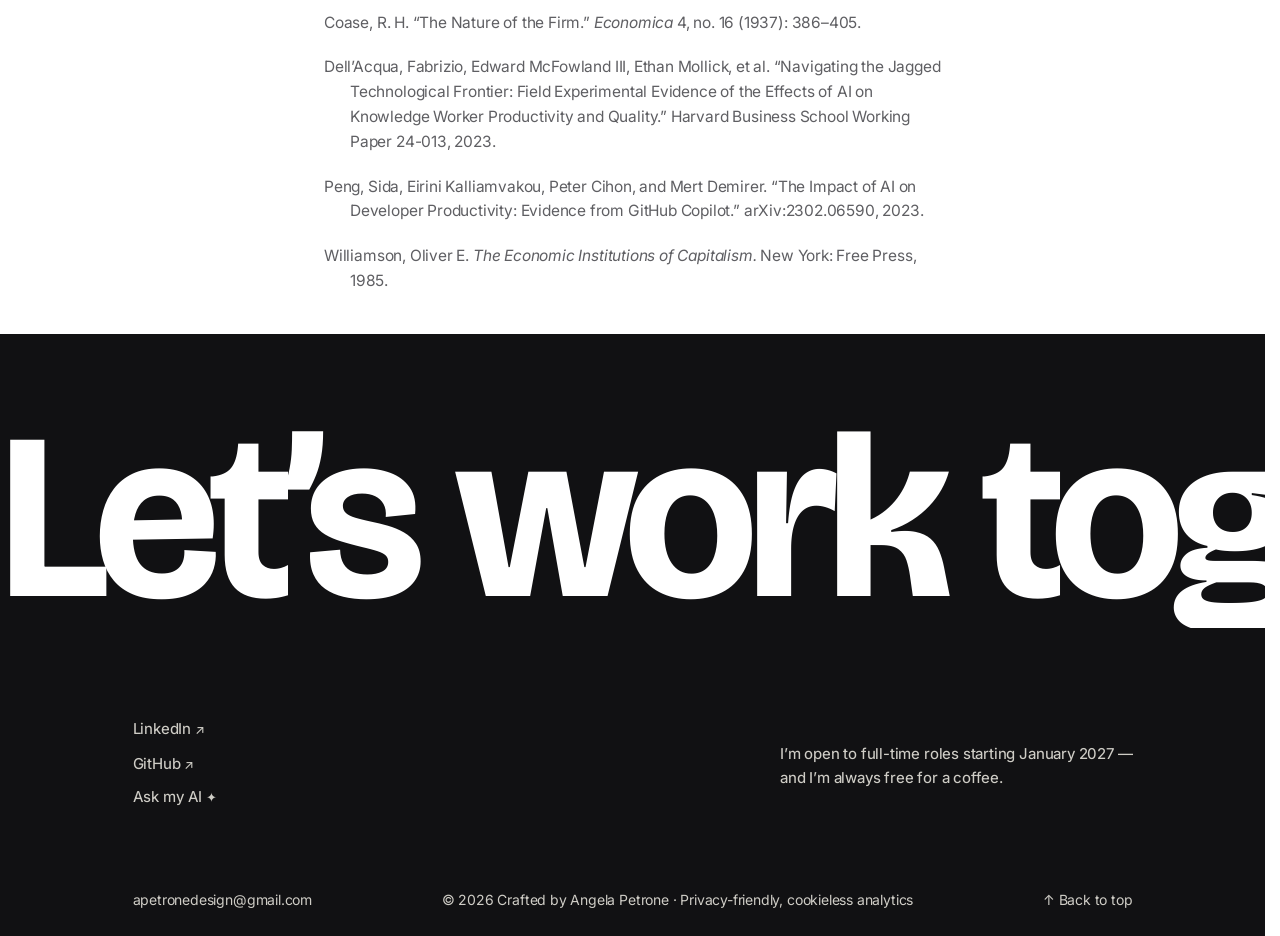
<file: essay-buildvsbuy.html>
<!DOCTYPE html>
<html lang="en">
<head>
<meta charset="UTF-8">
<meta name="viewport" content="width=device-width, initial-scale=1.0">
<title>AI-assisted building has flipped the buy/build calculation — Angela Petrone</title>
<meta name="description" content="When one person can ship custom infrastructure in a weekend, the old reasons to buy off-the-shelf stop holding. A note on what that changes for product teams.">
<link rel="canonical" href="https://apetrone.com/essay-buildvsbuy.html">
<meta property="og:type" content="article">
<meta property="og:title" content="AI-assisted building has flipped the buy/build calculation — Angela Petrone">
<meta property="og:description" content="When one person can ship custom infrastructure in a weekend, the old reasons to buy off-the-shelf stop holding. A note on what that changes for product teams.">
<meta property="og:url" content="https://apetrone.com/essay-buildvsbuy.html">
<meta property="og:image" content="https://apetrone.com/assets/og-image.jpg">
<meta name="twitter:card" content="summary_large_image">
<link rel="preconnect" href="https://fonts.googleapis.com">
<link rel="preconnect" href="https://fonts.gstatic.com" crossorigin>
<link href="https://fonts.googleapis.com/css2?family=Bricolage+Grotesque:wght@400;500;600;700&family=Inter:wght@400;450;500;600&family=Instrument+Serif:ital@0;1&display=swap" rel="stylesheet">
<link rel="icon" href='data:image/svg+xml,<svg xmlns="http://www.w3.org/2000/svg" viewBox="0 0 64 64"><rect width="64" height="64" rx="14" fill="%23141419"/><text x="32" y="44" font-family="Georgia,serif" font-size="36" font-style="italic" fill="white" text-anchor="middle">A</text></svg>'>
<link rel="stylesheet" href="case.css?v=85">
<link rel="stylesheet" href="essay.css?v=85">
</head>
<body>
<div class="scroll-progress" id="scrollProgress" aria-hidden="true"></div>
<header class="nav" id="nav">
  <div class="nav-inner">
    <a href="index.html#top" class="nav-brand">
      <span class="nav-mark" aria-hidden="true"></span>
      <span class="nav-name">Angela&nbsp;Petrone</span><span class="nav-pm" aria-hidden="true">Product Strategist</span>
    </a>
    <nav class="nav-links" aria-label="Primary">
      <a href="index.html#work">Work</a>
      <a href="index.html#lab">Lab</a>
      <a href="index.html#about">About</a>
      <a href="index.html#writing">Writing</a>
      <a href="index.html#approach">Approach</a>
      <a href="#contact" class="nav-cta">Contact <span class="arr" aria-hidden="true">↗</span></a>
      <button class="nav-ai" id="openChat" aria-label="Chat with Angela's AI" title="Ask my AI anything">
        <svg viewBox="0 0 24 24" fill="none" aria-hidden="true">
          <path d="M12 3l1.6 5.2a3 3 0 0 0 2.2 2.2L21 12l-5.2 1.6a3 3 0 0 0-2.2 2.2L12 21l-1.6-5.2a3 3 0 0 0-2.2-2.2L3 12l5.2-1.6a3 3 0 0 0 2.2-2.2L12 3z" fill="currentColor"/>
          <path d="M19 4.2l.5 1.6.5.2-.5.2-.5 1.6-.5-1.6-.5-.2.5-.2.5-1.6z" fill="currentColor"/>
        </svg>
      </button>
    </nav>
  </div>
</header>
<div class="read-min" id="readMin" aria-hidden="true">— MIN LEFT</div>
<main>
  <div class="essay">
    <aside class="essay-rail">
      <div class="er-title">The Buy / Build Flip</div>
      <div class="er-label">Writing</div>
      <nav class="er-toc">
        <a href="#abstract" class="">Abstract</a>
        <a href="#oldcalc" class="">I. The old calculus</a>
        <a href="#changed" class="">II. What changed</a>
        <a href="#failures" class="">III. The new failure modes</a>
        <a href="#heuristic" class="">IV. A heuristic for teams</a>
        <a href="#notes" class="">Notes</a>
        <a href="#cited" class="">Works Cited</a>
      </nav>
      <div class="er-foot">
        <a class="er-back" href="index.html#writing"><span class="c" aria-hidden="true">‹</span> Back to writing</a>
        <div class="er-social"><a href="https://www.linkedin.com/in/apetrone02" target="_blank" rel="noopener">LinkedIn</a><a href="https://github.com/avgelix" target="_blank" rel="noopener">GitHub</a></div>
        <div class="er-email">apetronedesign@gmail.com</div>
      </div>
    </aside>
    <article class="essay-main">
      <span class="em-status">Essay</span>
      <h1 class="em-h1">AI-assisted building has flipped the buy/build calculation</h1>
      <p class="em-dek">When one person can ship custom infrastructure in a weekend, the old reasons to buy off-the-shelf stop holding. A note on what that changes for product teams.</p>
      
      <h2 id="abstract">Abstract</h2>
      <p class="drop">The classic buy-versus-build decision rested on a stable assumption. Building is expensive and slow, so you buy unless the capability is core. AI-assisted development has broken that assumption. When one person can stand up custom infrastructure in a weekend, the cost side of the equation collapses<sup class="fn"><a href="#n1" id="r1">1</a></sup><span class="fnote"><span class="fn-n">1</span>I have shipped several of these myself &mdash; a local RAG pipeline, an LLM-backed Chrome extension, an analysis dashboard &mdash; each in days.</span> and the old reflex to buy off-the-shelf stops holding.</p>

      <h2 id="oldcalc">I. The old calculus</h2>
      <p class="drop">Transaction-cost economics gave us the tidy version. Make it in-house when coordination is cheaper than contracting; buy when the market does it better.<sup class="fn"><a href="#n2" id="r2">2</a></sup><span class="fnote"><span class="fn-n">2</span>Coase (1937), later Williamson: the firm&rsquo;s boundary as a question of transaction costs.</span> For software, &ldquo;build&rdquo; carried a heavy fixed cost, so the default for anything non-core was to buy a SaaS seat and move on.</p>
      <p>The calculus was so stable it stopped being a decision. Procurement processes, vendor comparisons, and the entire SaaS pricing model grew up around one assumption, that custom software is a luxury reserved for whatever a company calls core. Everything else, you rent.</p>

      <h2 id="changed">II. What changed</h2>
      <p class="drop">AI-assisted building drives the marginal cost of a bespoke tool toward the cost of specifying it well. The <span class="term">leverage</span> moved from &ldquo;who can write the code&rdquo; to &ldquo;who can define the problem precisely enough for a model to help build it.&rdquo; That is a product skill as much as an engineering one.</p>
      <p>The cost collapse is measured rather than anecdotal. In a controlled experiment, developers with an AI pair programmer completed a standard task 55.8% faster than the control group.<sup class="fn"><a href="#n4" id="r4">4</a></sup><span class="fnote"><span class="fn-n">4</span>Peng et al., &ldquo;The Impact of AI on Developer Productivity: Evidence from GitHub Copilot,&rdquo; arXiv:2302.06590 (2023).</span> Field studies with consultants found double-digit quality and speed gains inside the technology's frontier, alongside a warning this essay takes seriously. Performance degrades when people lean on the tools outside that frontier.<sup class="fn"><a href="#n5" id="r5">5</a></sup><span class="fnote"><span class="fn-n">5</span>Dell&rsquo;Acqua et al., &ldquo;Navigating the Jagged Technological Frontier,&rdquo; Harvard Business School Working Paper 24-013 (2023).</span></p>
      <p>The consequence is that a lot of things that used to be obviously &ldquo;buy&rdquo; are now plausibly &ldquo;build&rdquo;. The internal tool that fits your exact workflow, the eval no vendor sells, the glue between two systems.</p>
      <p>I keep running this experiment on myself. A local RAG pipeline for interview data, an LLM-backed Chrome extension, an analysis dashboard. Each was a weekend or a few evenings, each replaced either a subscription or a manual process, and each fits its job better than anything I could have bought. The pattern held at work too. The eval suite for a multi-agent system I shipped was itself a build decision no vendor could have made for me.</p>

      <h2 id="failures">III. The new failure modes</h2>
      <p class="drop">The old risk of building was that you couldn't afford to. The new risk is that you can, and so you build things you shouldn't own. A weekend tool still has to be maintained, secured, and understood by someone other than its author.<sup class="fn"><a href="#n3" id="r3">3</a></sup><span class="fnote"><span class="fn-n">3</span>The maintenance tail, not the build cost, is where cheap internal tools get expensive.</span></p>
      <p>The second failure mode is subtler. Building becomes so easy that teams skip the question of whether the problem was worth solving at all. Far from licensing teams to skip scoping, cheap build cost raises the premium on it.</p>
      <p>The jagged-frontier finding names a third. The boundary between what AI-assisted building handles well and what it botches is invisible from inside the work. A team that has shipped five cheap internal tools has learned where the frontier was for those five problems, and nothing about where it sits for the sixth. Build decisions now need the same discipline as any other bet, an explicit hypothesis about why this problem is inside the frontier, checked rather than assumed.</p>

      <h2 id="heuristic">IV. A heuristic for teams</h2>
      <p class="drop">Buy when the capability is a moving target maintained better by a market, like security, payments, or anything with a compliance surface. Build when the value is in the <em>fit</em>. And treat every build as a product with an owner and a maintenance plan rather than a clever artifact.</p>

      <h2 id="notes">Notes</h2>
      <ol class="essay-notes">
        <li id="n1">See the Lab section of this site for examples built solo in days.</li>
        <li id="n2">R. H. Coase, &ldquo;The Nature of the Firm,&rdquo; <i>Economica</i> 4, no. 16 (1937): 386&ndash;405.</li>
        <li id="n3">On the long-run cost of internal tooling, ask any team that inherited an un-owned script.</li>
        <li id="n4">Sida Peng, Eirini Kalliamvakou, Peter Cihon, and Mert Demirer, &ldquo;The Impact of AI on Developer Productivity: Evidence from GitHub Copilot,&rdquo; arXiv:2302.06590 (2023).</li>
        <li id="n5">Fabrizio Dell&rsquo;Acqua et al., &ldquo;Navigating the Jagged Technological Frontier: Field Experimental Evidence of the Effects of AI on Knowledge Worker Productivity and Quality,&rdquo; Harvard Business School Working Paper 24-013 (2023).</li>
      </ol>

      <h2 id="cited">Works Cited</h2>
      <div class="essay-cited">
        <p class="drop">Coase, R. H. &ldquo;The Nature of the Firm.&rdquo; <i>Economica</i> 4, no. 16 (1937): 386&ndash;405.</p>
        <p>Dell&rsquo;Acqua, Fabrizio, Edward McFowland III, Ethan Mollick, et al. &ldquo;Navigating the Jagged Technological Frontier: Field Experimental Evidence of the Effects of AI on Knowledge Worker Productivity and Quality.&rdquo; Harvard Business School Working Paper 24-013, 2023.</p>
        <p>Peng, Sida, Eirini Kalliamvakou, Peter Cihon, and Mert Demirer. &ldquo;The Impact of AI on Developer Productivity: Evidence from GitHub Copilot.&rdquo; arXiv:2302.06590, 2023.</p>
        <p>Williamson, Oliver E. <i>The Economic Institutions of Capitalism.</i> New York: Free Press, 1985.</p>
      </div>
    </article>
  </div>
</main>
<section class="endslab" id="contact">
  <a class="fx-big" href="mailto:apetronedesign@gmail.com" aria-label="Email Angela — let's work together">
    <span class="fx-track"><span>Let&rsquo;s work together&nbsp;—&nbsp;</span><span aria-hidden="true">Let&rsquo;s work together&nbsp;—&nbsp;</span></span>
  </a>
  <div class="wrap fx-mid">
    <nav class="fx-links" aria-label="Social">
      <a href="https://www.linkedin.com/in/apetrone02" target="_blank" rel="noopener">LinkedIn <span aria-hidden="true">↗</span></a>
      <a href="https://github.com/avgelix" target="_blank" rel="noopener">GitHub <span aria-hidden="true">↗</span></a>
      <button type="button" id="openChatFoot">Ask my AI <span aria-hidden="true">✦</span></button>
    </nav>
    <p class="fx-note"><span class="foot-dot" aria-hidden="true"></span>I&rsquo;m open to full-time roles starting January 2027 —<br>and I&rsquo;m always free for a coffee.</p>
  </div>
  <div class="wrap fx-base">
    <a href="mailto:apetronedesign@gmail.com">apetronedesign@gmail.com</a>
    <span>© <span id="year">2026</span> Crafted by Angela Petrone · Privacy-friendly, cookieless analytics</span>
    <a href="#" onclick="window.scrollTo({top:0,behavior:'smooth'});return false">↑ Back to top</a>
  </div>
</section>

<div class="aichat" id="aichat" hidden aria-modal="true" role="dialog" aria-label="Chat with Angela's AI">
  <div class="aic-amb" aria-hidden="true"></div>
  <div class="aic-glow" id="aicGlow" aria-hidden="true"></div>
  <div class="aic-bar">
    <span class="aic-name">Angela&nbsp;Petrone <span class="aic-sub">· AI</span></span>
    <button class="aic-close" id="closeChat" aria-label="Close chat">Close <span aria-hidden="true">×</span></button>
  </div>
  <div class="aic-scroll" id="aicScroll">
    <div class="aic-thread" id="aicThread">
      <div class="aic-msg aic-intro">
        <p><strong>I'm Angela Petrone's AI assistant.</strong> Ask me anything about her work, her thinking, or how she builds. Everything here runs in your browser; nothing you type leaves the page.</p>
        <p>Angela is a product strategist working on AI systems and data products: she takes open questions to production through user research, product definition, and full-stack AI engineering.</p>
        <p>Right now she's at <strong>Education First Consulting</strong>, building a public data service for the U.S. Department of Education. Before that she shipped a multi-agent sales system solo in 6 weeks at <span class="aic-hl">GlobalLogic</span>, validated clinical AI at <span class="aic-hl">UChicago Medicine</span>, and shipped AI knowledge management at <span class="aic-hl">Method</span>.</p>
        <p>Between projects she builds her own tools: live experiments, local RAG pipelines, Chrome extensions.</p>
        <p>Reach her at <a href="mailto:apetronedesign@gmail.com">apetronedesign@gmail.com</a>, <a href="https://www.linkedin.com/in/apetrone02" target="_blank" rel="noopener">LinkedIn ↗</a>.</p>
      </div>
    </div>
  </div>
  <div class="aic-dock">
    <div class="aic-chips" id="aicChips">
      <button class="aic-chip" data-q="what-pm">What does Angela do?</button>
      <button class="aic-chip" data-q="intelligence">How does she define intelligence in the age of AI?</button>
      <button class="aic-chip" data-q="lab">What does she build in her spare time?</button>
      <button class="aic-chip" data-q="last-project">What’s the last project she worked on?</button>
    </div>
    <form class="aic-form" id="aicForm">
      <input class="aic-input" id="aicInput" type="text" autocomplete="off" placeholder="Ask about Angela’s work or how she thinks…" aria-label="Ask a question">
      <button class="aic-send" type="submit" aria-label="Send">
        <svg viewBox="0 0 24 24" fill="none" stroke="currentColor" stroke-width="2" stroke-linecap="round" stroke-linejoin="round"><path d="M5 12h14M13 6l6 6-6 6"/></svg>
      </button>
    </form>
  </div>
</div>

<script src="main.js?v=91"></script>
</body>
</html>
</file>
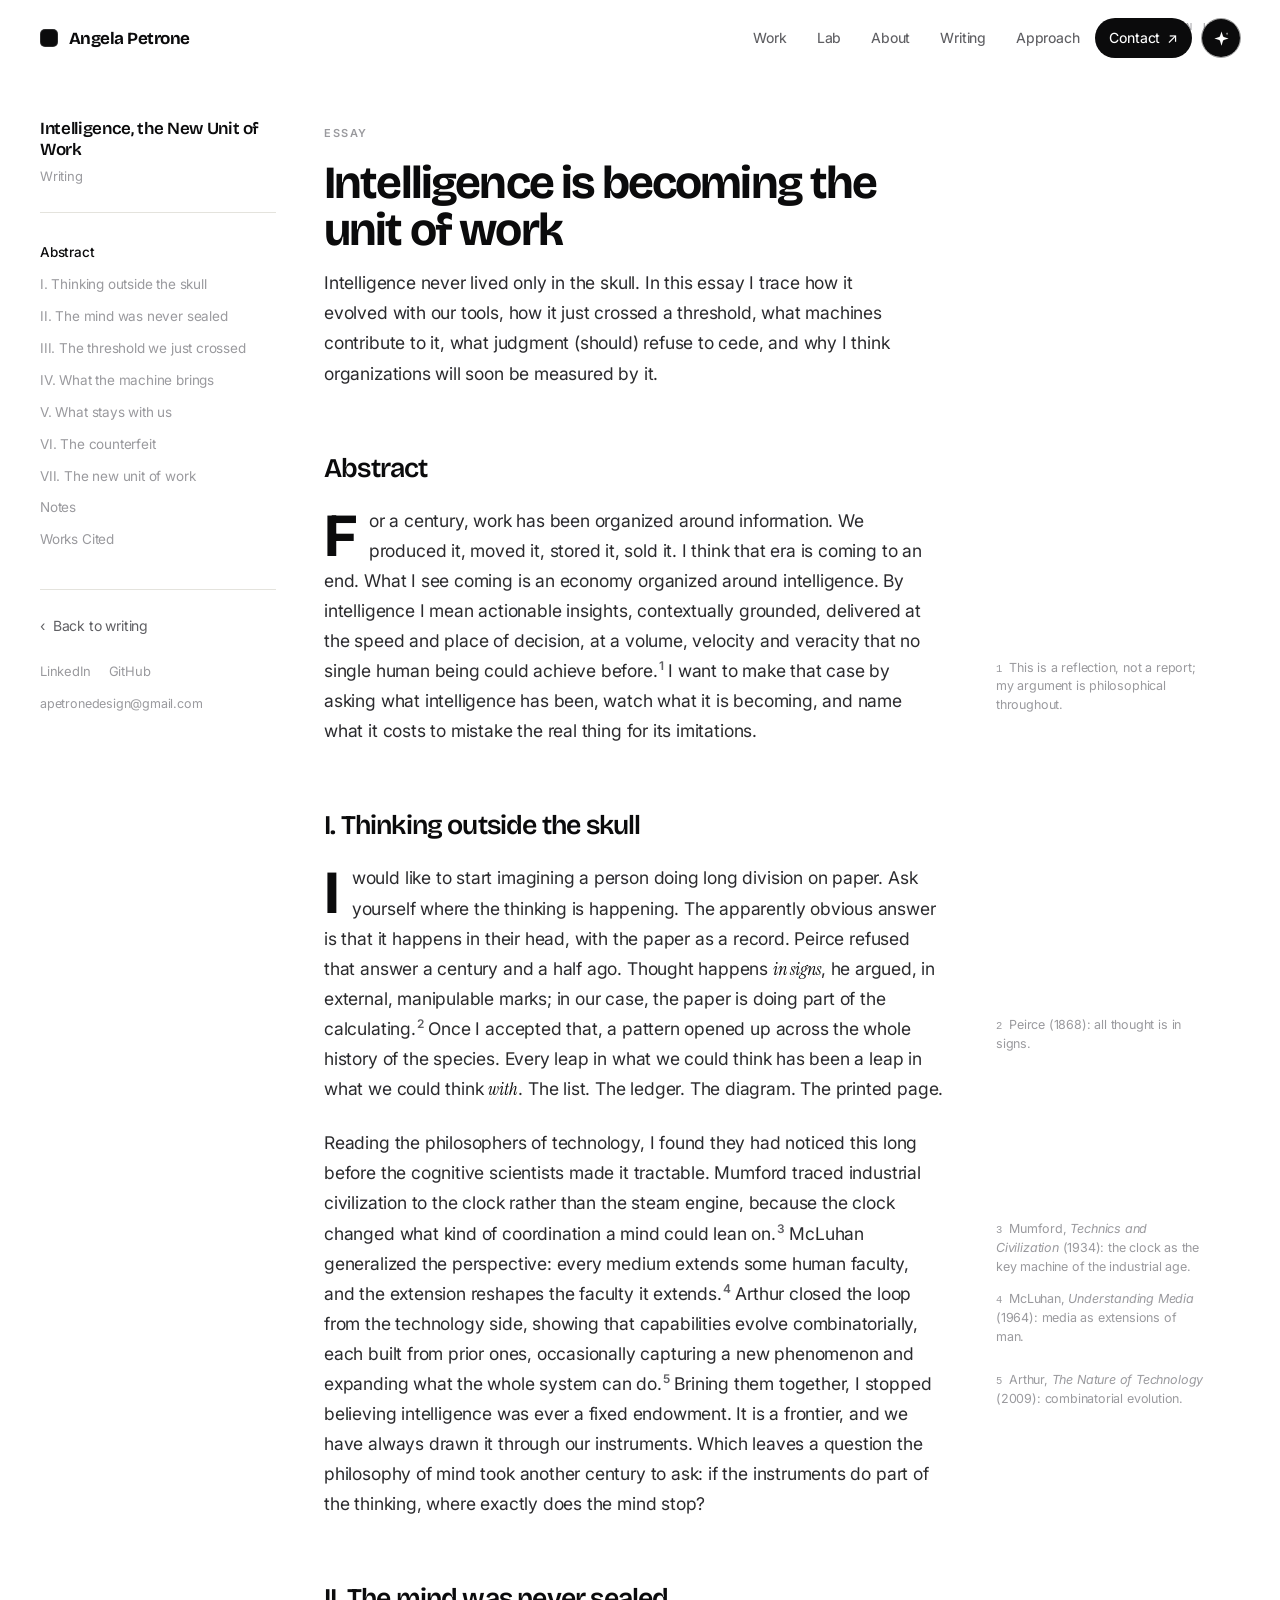
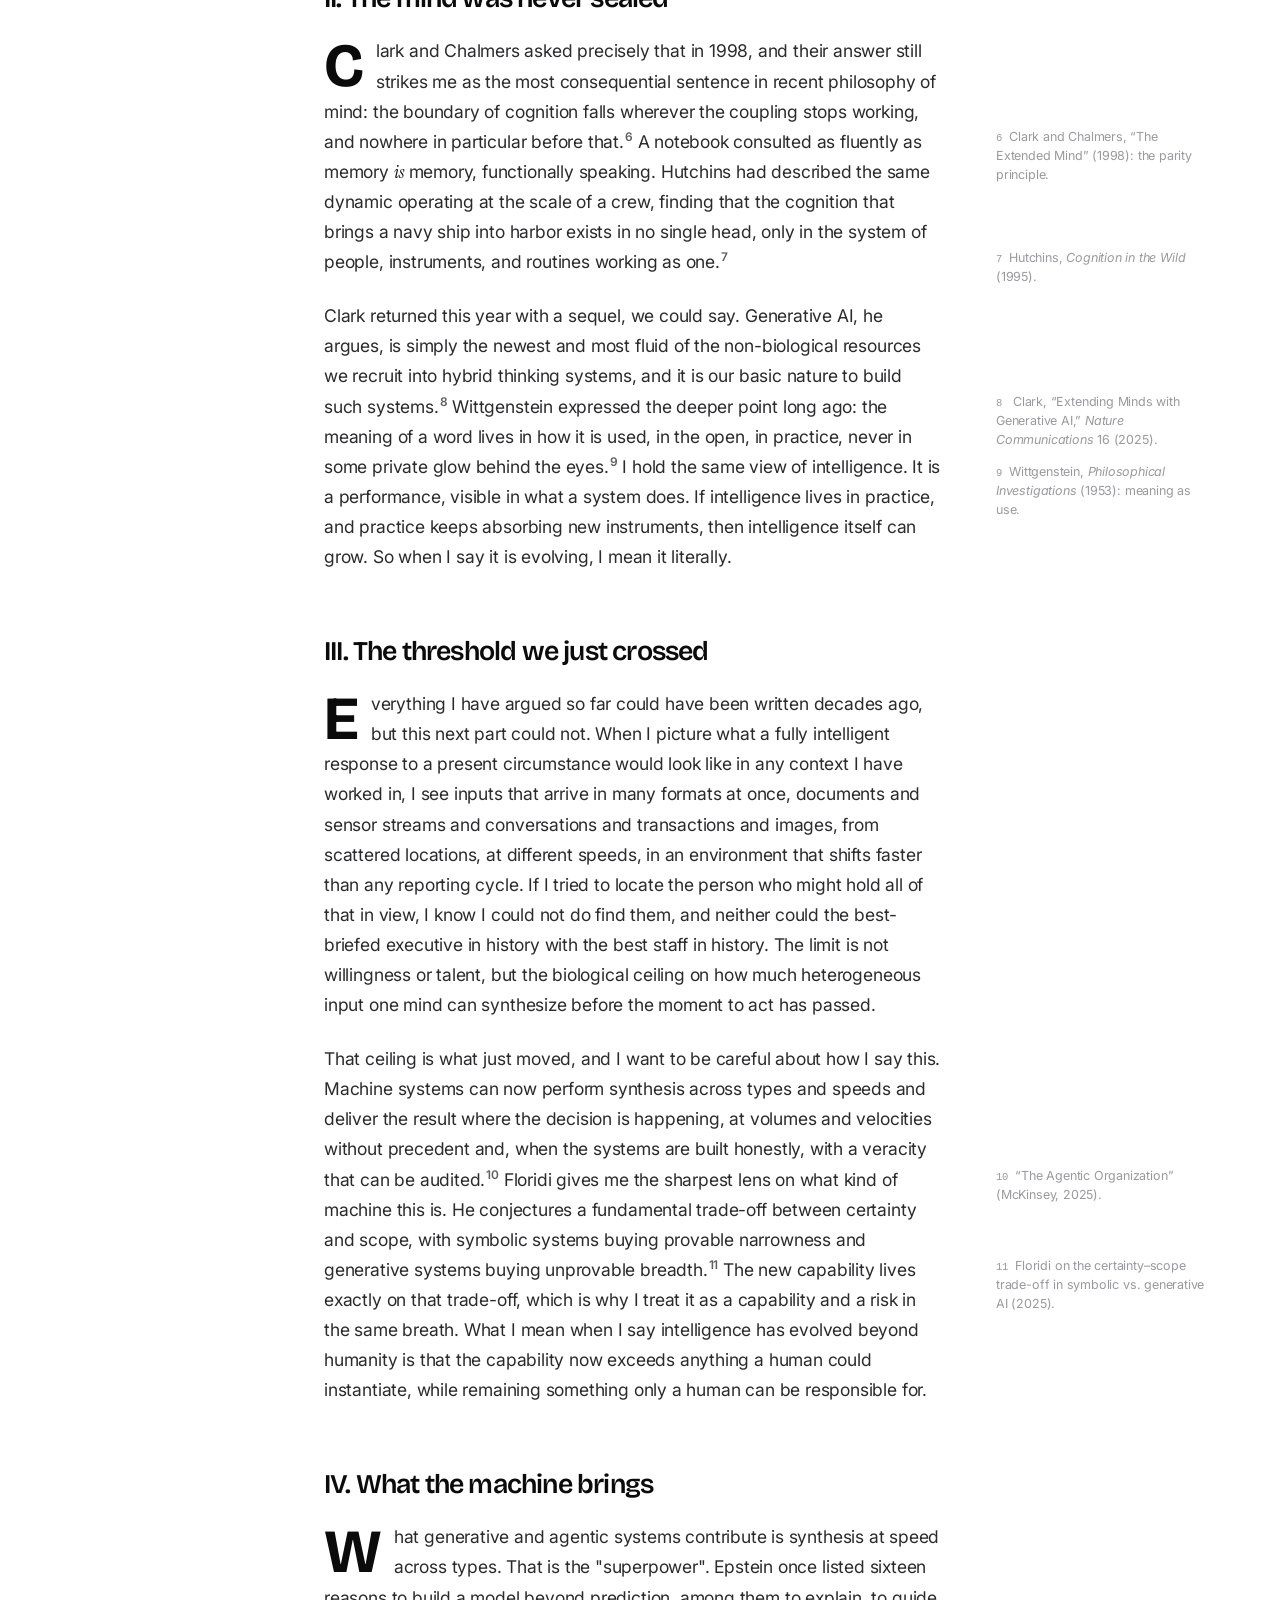
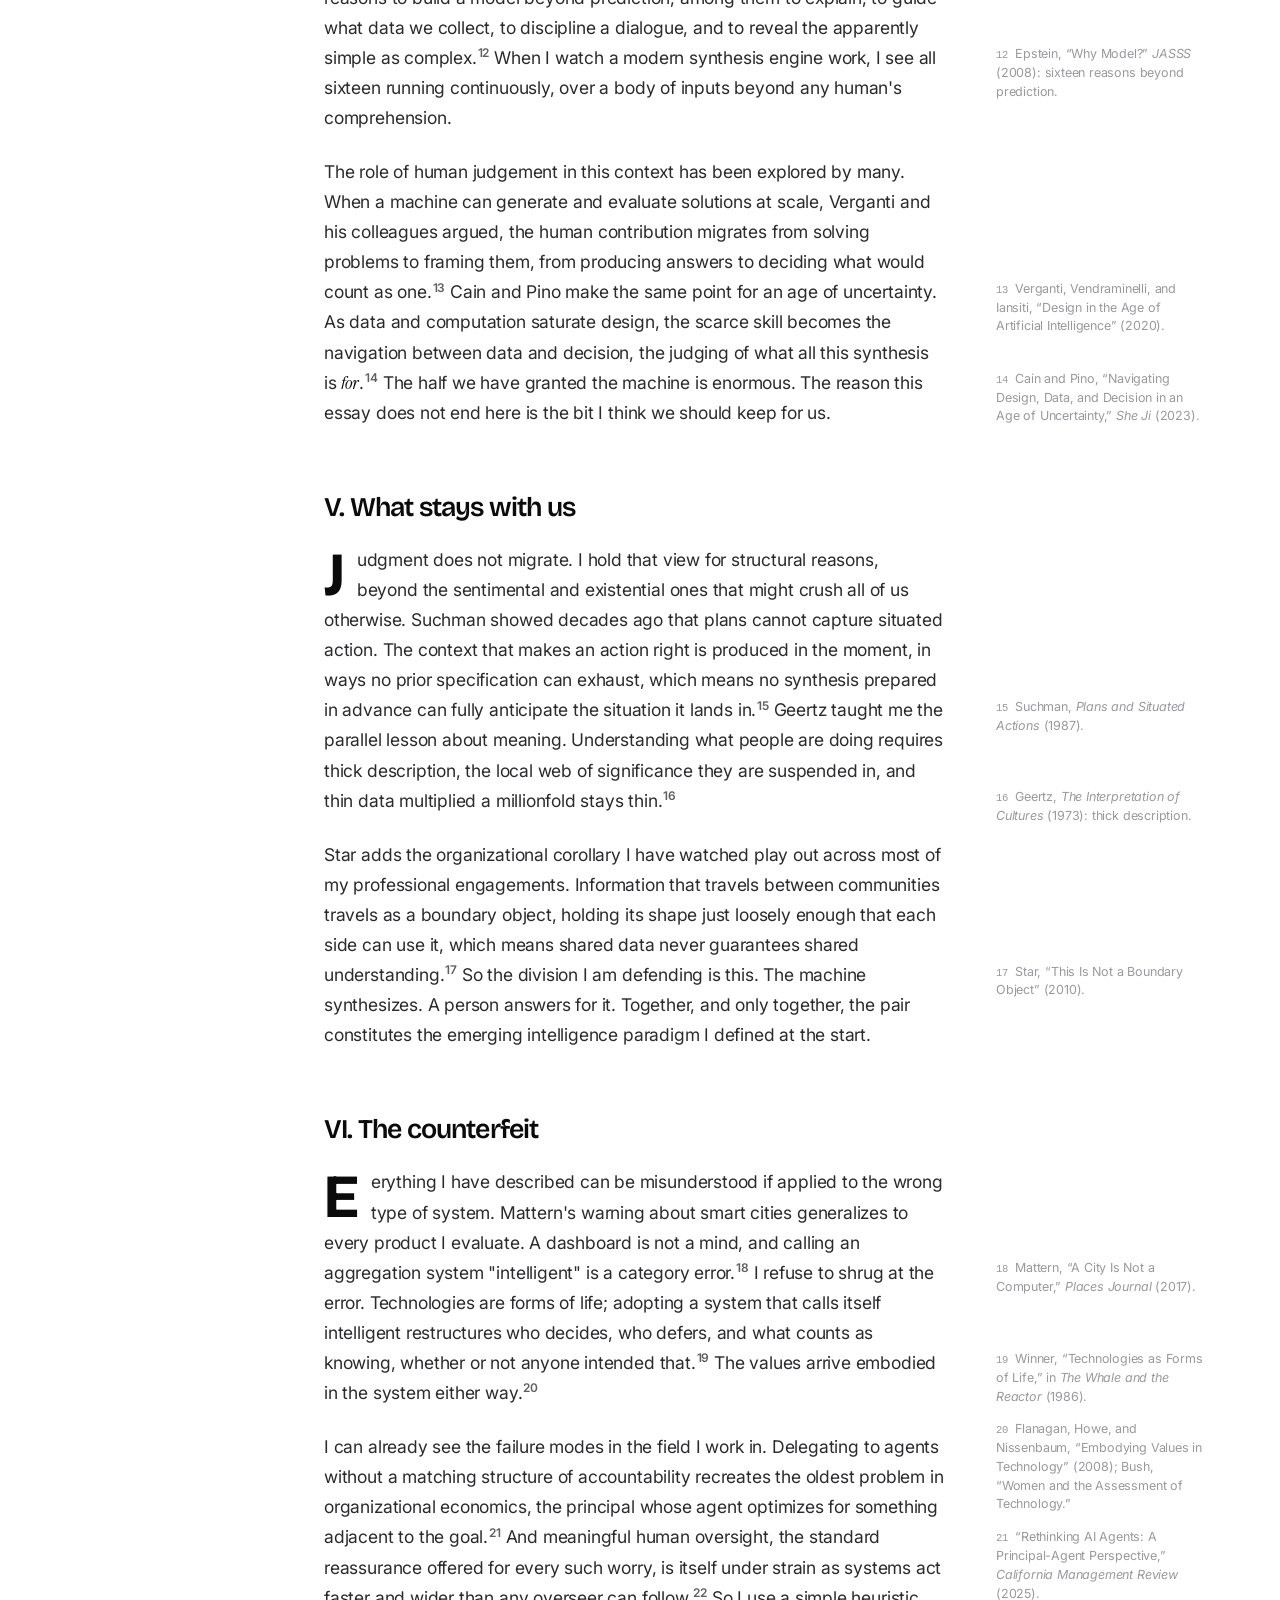
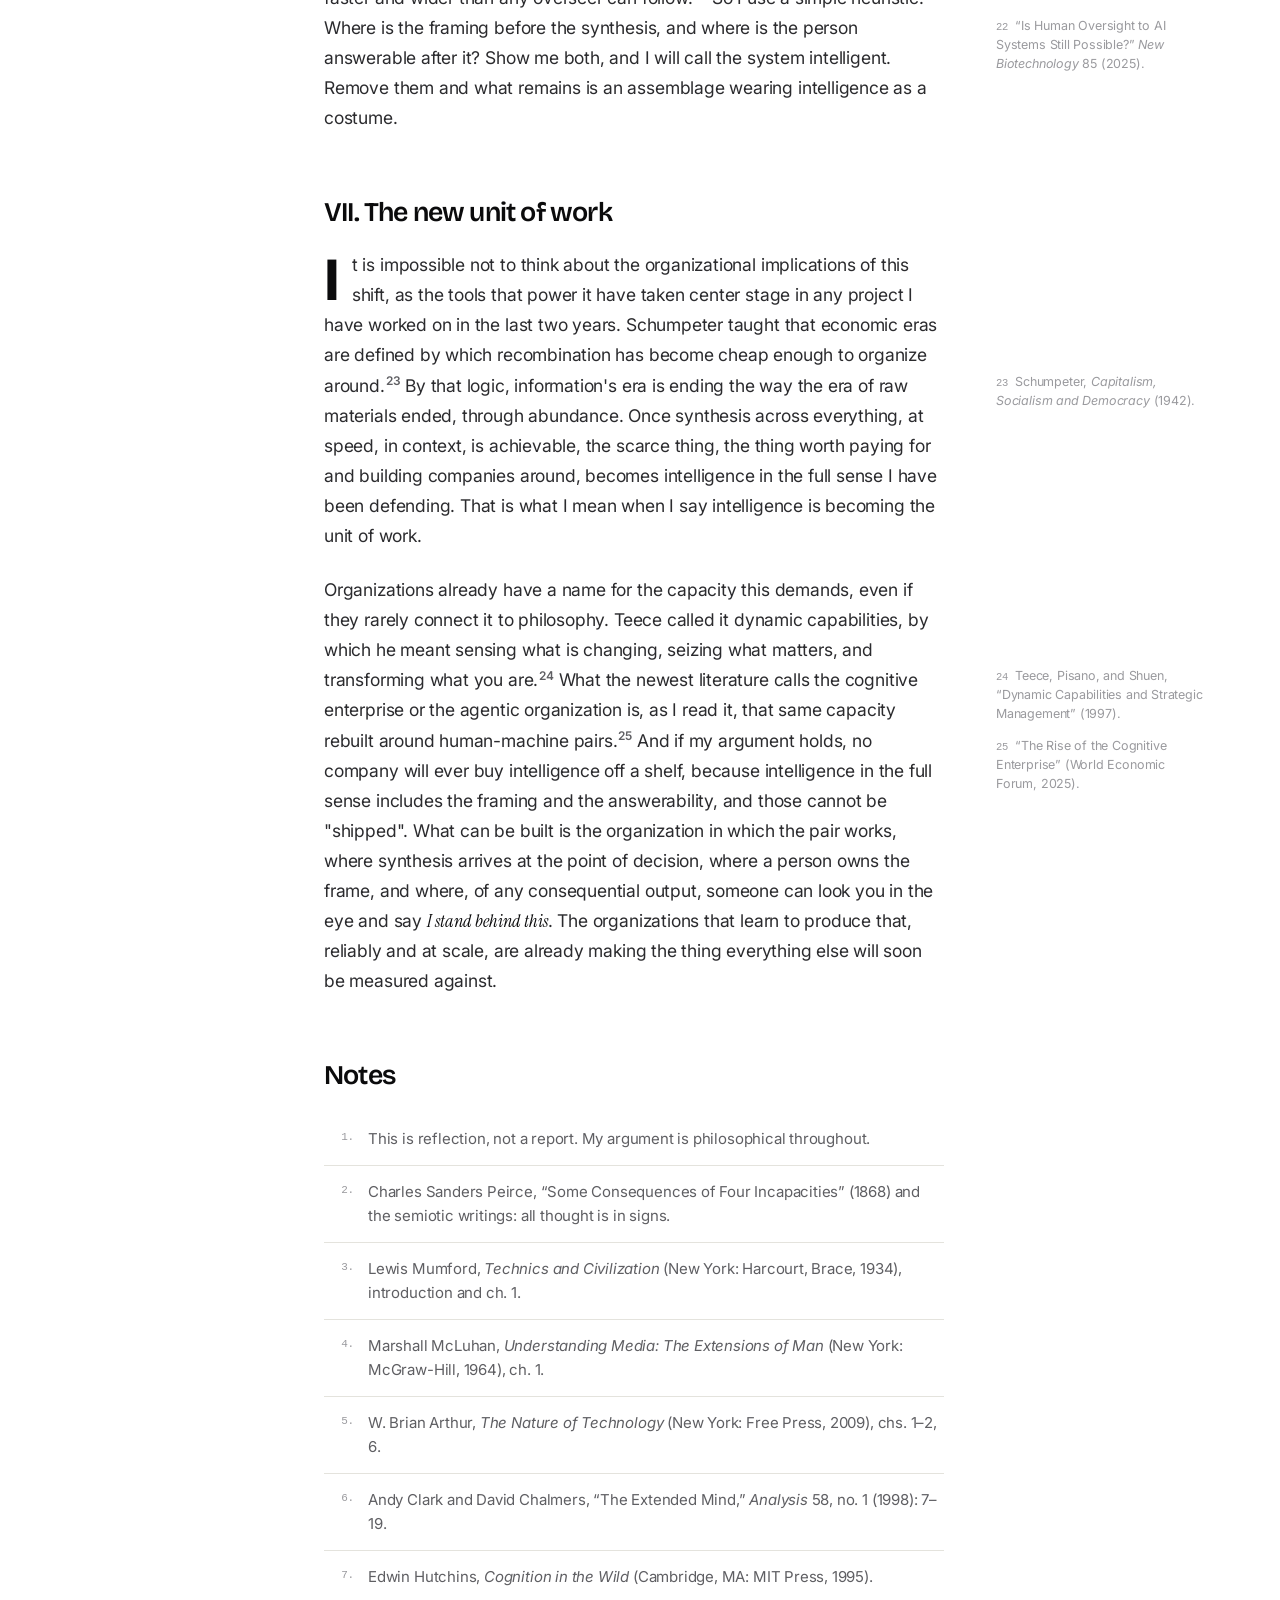
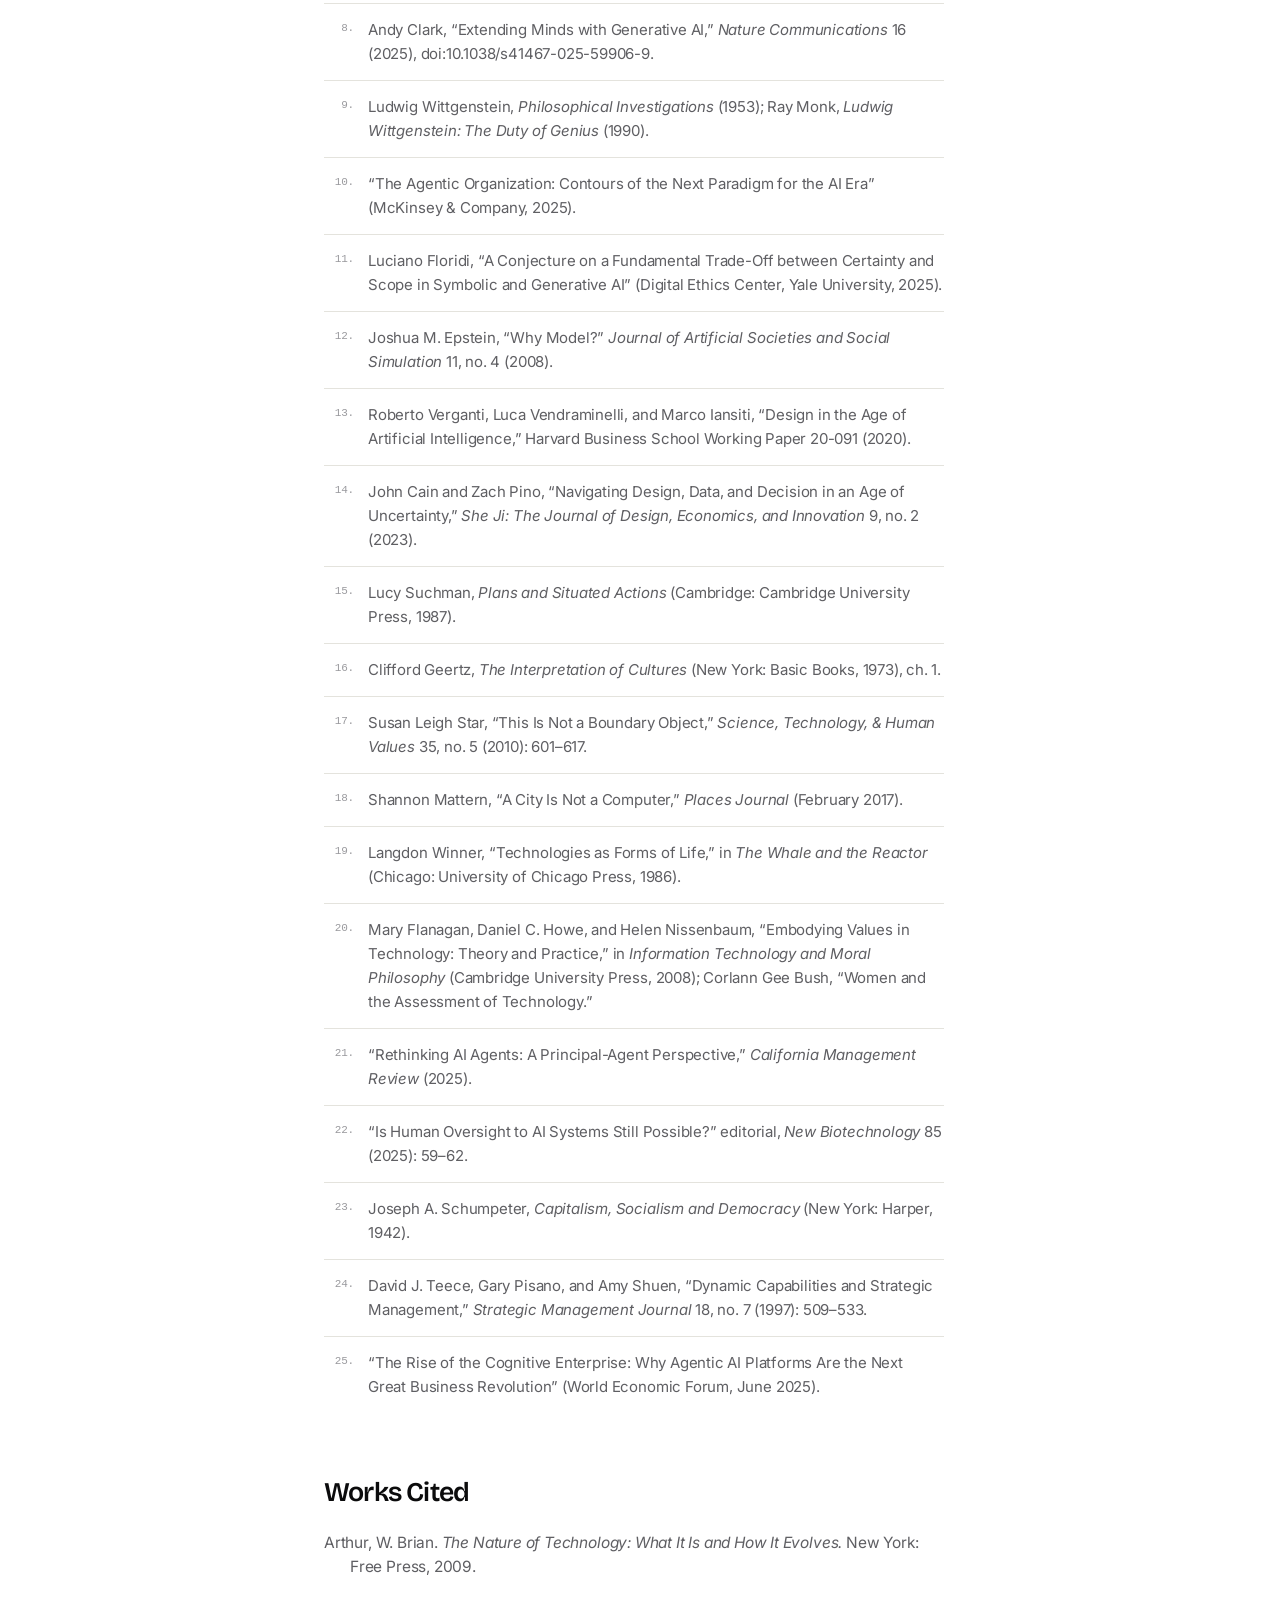
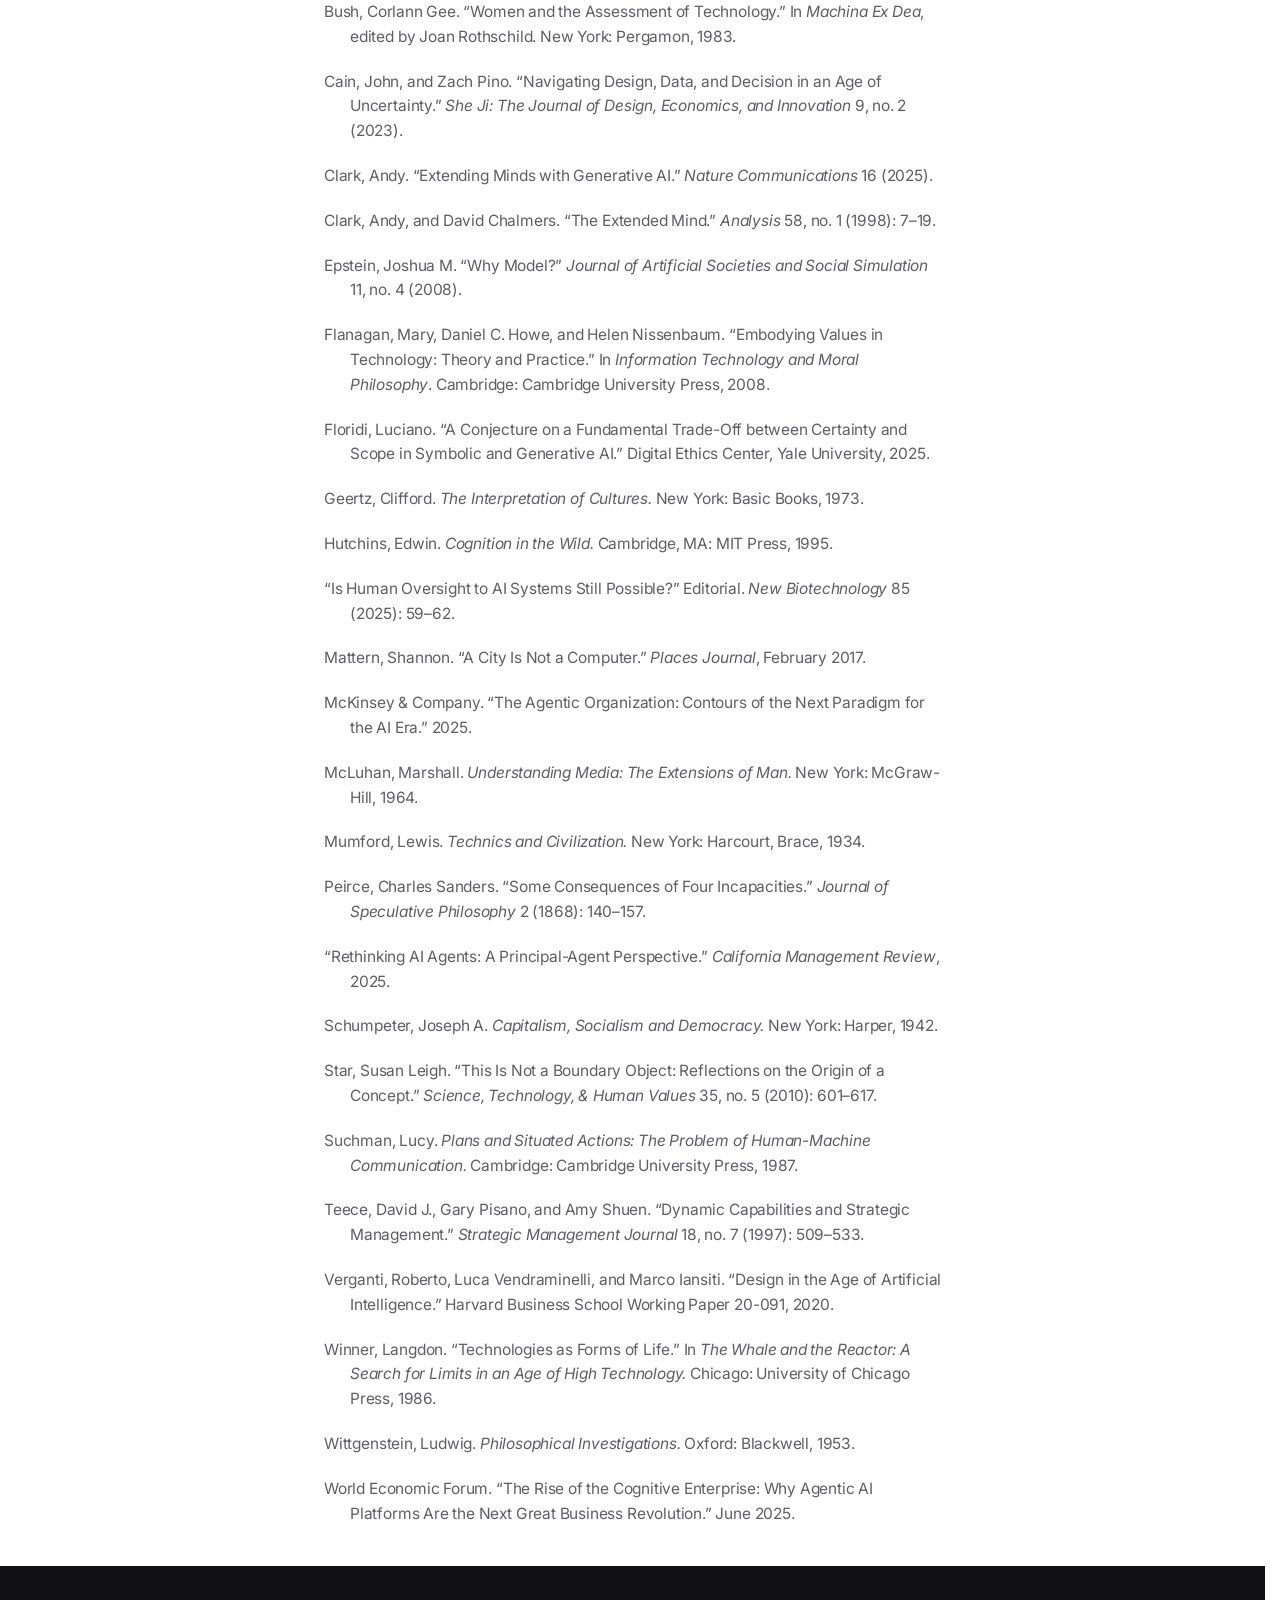
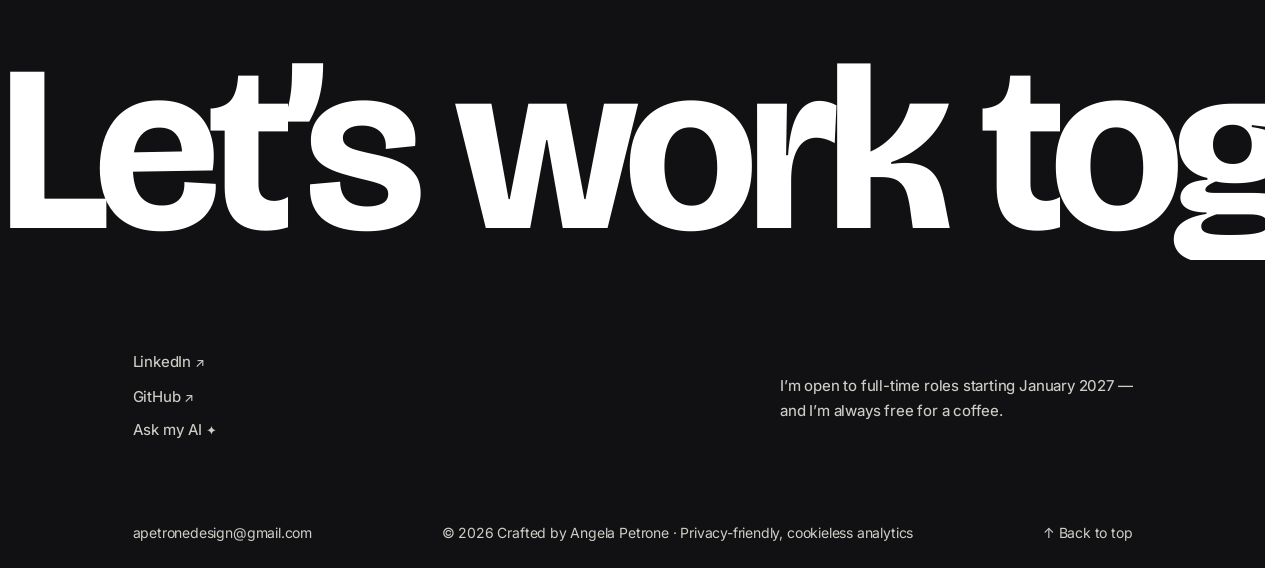
<file: essay-intelligence.html>
<!DOCTYPE html>
<html lang="en">
<head>
<meta charset="UTF-8">
<meta name="viewport" content="width=device-width, initial-scale=1.0">
<title>Intelligence is becoming the unit of work — Angela Petrone</title>
<meta name="description" content="Intelligence has never lived only in the skull. It evolved with our tools, and it has just crossed a threshold no individual could cross alone. On what the new capability is, what machines contribute, what judgment refuses to cede, and why organizations will soon be measured by it.">
<link rel="canonical" href="https://apetrone.com/essay-intelligence.html">
<meta property="og:type" content="article">
<meta property="og:title" content="Intelligence is becoming the unit of work — Angela Petrone">
<meta property="og:description" content="Intelligence has never lived only in the skull. It evolved with our tools, and it has just crossed a threshold no individual could cross alone. On what the new capability is, what machines contribute, what judgment refuses to cede, and why organizations will soon be measured by it.">
<meta property="og:url" content="https://apetrone.com/essay-intelligence.html">
<meta property="og:image" content="https://apetrone.com/assets/og-image.jpg">
<meta name="twitter:card" content="summary_large_image">
<link rel="preconnect" href="https://fonts.googleapis.com">
<link rel="preconnect" href="https://fonts.gstatic.com" crossorigin>
<link href="https://fonts.googleapis.com/css2?family=Bricolage+Grotesque:wght@400;500;600;700&family=Inter:wght@400;450;500;600&family=Instrument+Serif:ital@0;1&display=swap" rel="stylesheet">
<link rel="icon" href='data:image/svg+xml,<svg xmlns="http://www.w3.org/2000/svg" viewBox="0 0 64 64"><rect width="64" height="64" rx="14" fill="%23141419"/><text x="32" y="44" font-family="Georgia,serif" font-size="36" font-style="italic" fill="white" text-anchor="middle">A</text></svg>'>
<link rel="stylesheet" href="case.css?v=85">
<link rel="stylesheet" href="essay.css?v=85">
</head>
<body>
<div class="scroll-progress" id="scrollProgress" aria-hidden="true"></div>
<header class="nav" id="nav">
  <div class="nav-inner">
    <a href="index.html#top" class="nav-brand">
      <span class="nav-mark" aria-hidden="true"></span>
      <span class="nav-name">Angela&nbsp;Petrone</span><span class="nav-pm" aria-hidden="true">Product Strategist</span>
    </a>
    <nav class="nav-links" aria-label="Primary">
      <a href="index.html#work">Work</a>
      <a href="index.html#lab">Lab</a>
      <a href="index.html#about">About</a>
      <a href="index.html#writing">Writing</a>
      <a href="index.html#approach">Approach</a>
      <a href="#contact" class="nav-cta">Contact <span class="arr" aria-hidden="true">↗</span></a>
      <button class="nav-ai" id="openChat" aria-label="Chat with Angela's AI" title="Ask my AI anything">
        <svg viewBox="0 0 24 24" fill="none" aria-hidden="true">
          <path d="M12 3l1.6 5.2a3 3 0 0 0 2.2 2.2L21 12l-5.2 1.6a3 3 0 0 0-2.2 2.2L12 21l-1.6-5.2a3 3 0 0 0-2.2-2.2L3 12l5.2-1.6a3 3 0 0 0 2.2-2.2L12 3z" fill="currentColor"/>
          <path d="M19 4.2l.5 1.6.5.2-.5.2-.5 1.6-.5-1.6-.5-.2.5-.2.5-1.6z" fill="currentColor"/>
        </svg>
      </button>
    </nav>
  </div>
</header>
<div class="read-min" id="readMin" aria-hidden="true">— MIN LEFT</div>
<main>
  <div class="essay">
    <aside class="essay-rail">
      <div class="er-title">Intelligence, the New Unit of Work</div>
      <div class="er-label">Writing</div>
      <nav class="er-toc">
        <a href="#abstract" class="">Abstract</a>
        <a href="#skull" class="">I. Thinking outside the skull</a>
        <a href="#sealed" class="">II. The mind was never sealed</a>
        <a href="#threshold" class="">III. The threshold we just crossed</a>
        <a href="#machine" class="">IV. What the machine brings</a>
        <a href="#judgment" class="">V. What stays with us</a>
        <a href="#counterfeit" class="">VI. The counterfeit</a>
        <a href="#unit" class="">VII. The new unit of work</a>
        <a href="#notes" class="">Notes</a>
        <a href="#cited" class="">Works Cited</a>
      </nav>
      <div class="er-foot">
        <a class="er-back" href="index.html#writing"><span class="c" aria-hidden="true">‹</span> Back to writing</a>
        <div class="er-social"><a href="https://www.linkedin.com/in/apetrone02" target="_blank" rel="noopener">LinkedIn</a><a href="https://github.com/avgelix" target="_blank" rel="noopener">GitHub</a></div>
        <div class="er-email">apetronedesign@gmail.com</div>
      </div>
    </aside>
    <article class="essay-main">
      <span class="em-status">Essay</span>
      <h1 class="em-h1">Intelligence is becoming the unit of work</h1>
      <p class="em-dek">Intelligence never lived only in the skull. In this essay I trace how it evolved with our tools, how it just crossed a threshold, what machines contribute to it, what judgment (should) refuse to cede, and why I think organizations will soon be measured by it.</p>

      <h2 id="abstract">Abstract</h2>
      <p class="drop">For a century, work has been organized around information. We produced it, moved it, stored it, sold it. I think that era is coming to an end. What I see coming is an economy organized around intelligence. By intelligence I mean actionable insights, contextually grounded, delivered at the speed and place of decision, at a volume, velocity and veracity that no single human being could achieve before.<sup class="fn"><a href="#n1" id="r1">1</a></sup><span class="fnote"><span class="fn-n">1</span>This is a reflection, not a report; my argument is philosophical throughout.</span> I want to make that case by asking what intelligence has been, watch what it is becoming, and name what it costs to mistake the real thing for its imitations.</p>

      <h2 id="skull">I. Thinking outside the skull</h2>
      <p class="drop">I would like to start imagining a person doing long division on paper. Ask yourself where the thinking is happening. The apparently obvious answer is that it happens in their head, with the paper as a record. Peirce refused that answer a century and a half ago. Thought happens <em>in signs</em>, he argued, in external, manipulable marks; in our case, the paper is doing part of the calculating.<sup class="fn"><a href="#n2" id="r2">2</a></sup><span class="fnote"><span class="fn-n">2</span>Peirce (1868): all thought is in signs.</span> Once I accepted that, a pattern opened up across the whole history of the species. Every leap in what we could think has been a leap in what we could think <em>with</em>. The list. The ledger. The diagram. The printed page.</p>
      <p>Reading the philosophers of technology, I found they had noticed this long before the cognitive scientists made it tractable. Mumford traced industrial civilization to the clock rather than the steam engine, because the clock changed what kind of coordination a mind could lean on.<sup class="fn"><a href="#n3" id="r3">3</a></sup><span class="fnote"><span class="fn-n">3</span>Mumford, <i>Technics and Civilization</i> (1934): the clock as the key machine of the industrial age.</span> McLuhan generalized the perspective: every medium extends some human faculty, and the extension reshapes the faculty it extends.<sup class="fn"><a href="#n4" id="r4">4</a></sup><span class="fnote"><span class="fn-n">4</span>McLuhan, <i>Understanding Media</i> (1964): media as extensions of man.</span> Arthur closed the loop from the technology side, showing that capabilities evolve combinatorially, each built from prior ones, occasionally capturing a new phenomenon and expanding what the whole system can do.<sup class="fn"><a href="#n5" id="r5">5</a></sup><span class="fnote"><span class="fn-n">5</span>Arthur, <i>The Nature of Technology</i> (2009): combinatorial evolution.</span> Brining them together, I stopped believing intelligence was ever a fixed endowment. It is a frontier, and we have always drawn it through our instruments. Which leaves a question the philosophy of mind took another century to ask: if the instruments do part of the thinking, where exactly does the mind stop?</p>

      <h2 id="sealed">II. The mind was never sealed</h2>
      <p class="drop">Clark and Chalmers asked precisely that in 1998, and their answer still strikes me as the most consequential sentence in recent philosophy of mind: the boundary of cognition falls wherever the coupling stops working, and nowhere in particular before that.<sup class="fn"><a href="#n6" id="r6">6</a></sup><span class="fnote"><span class="fn-n">6</span>Clark and Chalmers, &ldquo;The Extended Mind&rdquo; (1998): the parity principle.</span> A notebook consulted as fluently as memory <em>is</em> memory, functionally speaking. Hutchins had described the same dynamic operating at the scale of a crew, finding that the cognition that brings a navy ship into harbor exists in no single head, only in the system of people, instruments, and routines working as one.<sup class="fn"><a href="#n7" id="r7">7</a></sup><span class="fnote"><span class="fn-n">7</span>Hutchins, <i>Cognition in the Wild</i> (1995).</span></p>
      <p>Clark returned this year with a sequel, we could say. Generative AI, he argues, is simply the newest and most fluid of the non-biological resources we recruit into hybrid thinking systems, and it is our basic nature to build such systems.<sup class="fn"><a href="#n8" id="r8">8</a></sup><span class="fnote"><span class="fn-n">8</span>
        Clark, &ldquo;Extending Minds with Generative AI,&rdquo; <i>Nature Communications</i> 16 (2025).</span> 
        Wittgenstein expressed the deeper point long ago: the meaning of a word lives in how it is used, in the open, in practice, never in some private glow behind the eyes.<sup class="fn"><a href="#n9" id="r9">9</a></sup><span class="fnote"><span class="fn-n">9</span>Wittgenstein, <i>Philosophical Investigations</i> (1953): meaning as use.</span> 
        I hold the same view of intelligence. It is a performance, visible in what a system does. 
        If intelligence lives in practice, and practice keeps absorbing new instruments, then intelligence itself can grow. 
        So when I say it is evolving, I mean it literally.</p>

      <h2 id="threshold">III. The threshold we just crossed</h2>
      <p class="drop">Everything I have argued so far could have been written decades ago, but this next part could not. 
        When I picture what a fully intelligent response to a present circumstance would look like in any context I have worked in, I see inputs that arrive in many formats at once, documents and sensor streams and conversations and transactions and images, from scattered locations, at different speeds, in an environment that shifts faster than any reporting cycle. 
        If I tried to locate the person who might hold all of that in view, I know I could not do find them, and neither could the best-briefed executive in history with the best staff in history. 
        The limit is not willingness or talent, but the biological ceiling on how much heterogeneous input one mind can synthesize before the moment to act has passed.</p>
      <p>That ceiling is what just moved, and I want to be careful about how I say this. Machine systems can now perform synthesis across types and speeds and deliver the result where the decision is happening, at volumes and velocities without precedent and, when the systems are built honestly, with a veracity that can be audited.<sup class="fn"><a href="#n10" id="r10">10</a></sup><span class="fnote"><span class="fn-n">10</span>&ldquo;The Agentic Organization&rdquo; (McKinsey, 2025).</span> 
        Floridi gives me the sharpest lens on what kind of machine this is. He conjectures a fundamental trade-off between certainty and scope, with symbolic systems buying provable narrowness and generative systems buying unprovable breadth.<sup class="fn"><a href="#n11" id="r11">11</a></sup><span class="fnote"><span class="fn-n">11</span>Floridi on the certainty&ndash;scope trade-off in symbolic vs. generative AI (2025).</span> 
        The new capability lives exactly on that trade-off, which is why I treat it as a capability and a risk in the same breath. What I mean when I say intelligence has evolved beyond humanity is that the capability now exceeds anything a human could instantiate, while remaining something only a human can be responsible for.</p>

      <h2 id="machine">IV. What the machine brings</h2>
      <p class="drop">What generative and agentic systems contribute is synthesis at speed across types. That is the "superpower". Epstein once listed sixteen reasons to build a model beyond prediction, among them to explain, to guide what data we collect, to discipline a dialogue, and to reveal the apparently simple as complex.<sup class="fn"><a href="#n12" id="r12">12</a></sup><span class="fnote"><span class="fn-n">12</span>Epstein, &ldquo;Why Model?&rdquo; <i>JASSS</i> (2008): sixteen reasons beyond prediction.</span> 
        When I watch a modern synthesis engine work, I see all sixteen running continuously, over a body of inputs beyond any human's comprehension.</p>
      <p>The role of human judgement in this context has been explored by many. When a machine can generate and evaluate solutions at scale, Verganti and his colleagues argued, the human contribution migrates from solving problems to framing them, from producing answers to deciding what would count as one.<sup class="fn"><a href="#n13" id="r13">13</a></sup><span class="fnote"><span class="fn-n">13</span>Verganti, Vendraminelli, and Iansiti, &ldquo;Design in the Age of Artificial Intelligence&rdquo; (2020).</span> 
        Cain and Pino make the same point for an age of uncertainty. As data and computation saturate design, the scarce skill becomes the navigation between data and decision, the judging of what all this synthesis is <em>for</em>.<sup class="fn"><a href="#n14" id="r14">14</a></sup><span class="fnote"><span class="fn-n">14</span>Cain and Pino, &ldquo;Navigating Design, Data, and Decision in an Age of Uncertainty,&rdquo; <i>She Ji</i> (2023).</span>
        The half we have granted the machine is enormous. The reason this essay does not end here is the bit I think we should keep for us.</p>

      <h2 id="judgment">V. What stays with us</h2>
      <p class="drop">Judgment does not migrate. I hold that view for structural reasons, beyond the sentimental and existential ones that might crush all of us otherwise. 
        Suchman showed decades ago that plans cannot capture situated action. The context that makes an action right is produced in the moment, in ways no prior specification can exhaust, which means no synthesis prepared in advance can fully anticipate the situation it lands in.<sup class="fn"><a href="#n15" id="r15">15</a></sup><span class="fnote"><span class="fn-n">15</span>Suchman, <i>Plans and Situated Actions</i> (1987).</span>
        Geertz taught me the parallel lesson about meaning. Understanding what people are doing requires thick description, the local web of significance they are suspended in, and thin data multiplied a millionfold stays thin.<sup class="fn"><a href="#n16" id="r16">16</a></sup><span class="fnote"><span class="fn-n">16</span>Geertz, <i>The Interpretation of Cultures</i> (1973): thick description.</span></p>
      <p>Star adds the organizational corollary I have watched play out across most of my professional engagements. Information that travels between communities travels as a boundary object, holding its shape just loosely enough that each side can use it, which means shared data never guarantees shared understanding.<sup class="fn"><a href="#n17" id="r17">17</a></sup><span class="fnote"><span class="fn-n">17</span>Star, &ldquo;This Is Not a Boundary Object&rdquo; (2010).</span> 
        So the division I am defending is this. The machine synthesizes. A person answers for it. Together, and only together, the pair constitutes the emerging intelligence paradigm I defined at the start.</p>

      <h2 id="counterfeit">VI. The counterfeit</h2>
      <p class="drop">Eerything I have described can be misunderstood if applied to the wrong type of system. 
        Mattern's warning about smart cities generalizes to every product I evaluate. A dashboard is not a mind, and calling an aggregation system "intelligent" is a category error.<sup class="fn"><a href="#n18" id="r18">18</a></sup><span class="fnote"><span class="fn-n">18</span>Mattern, &ldquo;A City Is Not a Computer,&rdquo; <i>Places Journal</i> (2017).</span> 
        I refuse to shrug at the error. Technologies are forms of life; adopting a system that calls itself intelligent restructures who decides, who defers, and what counts as knowing, whether or not anyone intended that.<sup class="fn"><a href="#n19" id="r19">19</a></sup><span class="fnote"><span class="fn-n">19</span>Winner, &ldquo;Technologies as Forms of Life,&rdquo; in <i>The Whale and the Reactor</i> (1986).</span> 
        The values arrive embodied in the system either way.<sup class="fn"><a href="#n20" id="r20">20</a></sup><span class="fnote"><span class="fn-n">20</span>Flanagan, Howe, and Nissenbaum, &ldquo;Embodying Values in Technology&rdquo; (2008); Bush, &ldquo;Women and the Assessment of Technology.&rdquo;</span></p>
      <p>I can already see the failure modes in the field I work in. Delegating to agents without a matching structure of accountability recreates the oldest problem in organizational economics, the principal whose agent optimizes for something adjacent to the goal.<sup class="fn"><a href="#n21" id="r21">21</a></sup><span class="fnote"><span class="fn-n">21</span>&ldquo;Rethinking AI Agents: A Principal-Agent Perspective,&rdquo; <i>California Management Review</i> (2025).</span> 
        And meaningful human oversight, the standard reassurance offered for every such worry, is itself under strain as systems act faster and wider than any overseer can follow.<sup class="fn"><a href="#n22" id="r22">22</a></sup><span class="fnote"><span class="fn-n">22</span>&ldquo;Is Human Oversight to AI Systems Still Possible?&rdquo; <i>New Biotechnology</i> 85 (2025).</span> 
        So I use a simple heuristic. Where is the framing before the synthesis, and where is the person answerable after it? Show me both, and I will call the system intelligent. Remove them and what remains is an assemblage wearing intelligence as a costume.</p>

      <h2 id="unit">VII. The new unit of work</h2>
      <p class="drop">It is impossible not to think about the organizational implications of this shift, as the tools that power it have taken center stage in any project I have worked on in the last two years. 
        Schumpeter taught that economic eras are defined by which recombination has become cheap enough to organize around.<sup class="fn"><a href="#n23" id="r23">23</a></sup><span class="fnote"><span class="fn-n">23</span>Schumpeter, <i>Capitalism, Socialism and Democracy</i> (1942).</span> 
        By that logic, information's era is ending the way the era of raw materials ended, through abundance. Once synthesis across everything, at speed, in context, is achievable, the scarce thing, the thing worth paying for and building companies around, becomes intelligence in the full sense I have been defending. 
        That is what I mean when I say intelligence is becoming the unit of work.</p>
      <p>Organizations already have a name for the capacity this demands, even if they rarely connect it to philosophy. Teece called it dynamic capabilities, by which he meant sensing what is changing, seizing what matters, and transforming what you are.<sup class="fn"><a href="#n24" id="r24">24</a></sup><span class="fnote"><span class="fn-n">24</span>Teece, Pisano, and Shuen, &ldquo;Dynamic Capabilities and Strategic Management&rdquo; (1997).</span> 
        What the newest literature calls the cognitive enterprise or the agentic organization is, as I read it, that same capacity rebuilt around human-machine pairs.<sup class="fn"><a href="#n25" id="r25">25</a></sup><span class="fnote"><span class="fn-n">25</span>&ldquo;The Rise of the Cognitive Enterprise&rdquo; (World Economic Forum, 2025).</span> 
        And if my argument holds, no company will ever buy intelligence off a shelf, because intelligence in the full sense includes the framing and the answerability, and those cannot be "shipped". What can be built is the organization in which the pair works, where synthesis arrives at the point of decision, where a person owns the frame, and where, of any consequential output, someone can look you in the eye and say <em>I stand behind this</em>. 
        The organizations that learn to produce that, reliably and at scale, are already making the thing everything else will soon be measured against.</p>

      <h2 id="notes">Notes</h2>
      <ol class="essay-notes">
        <li id="n1">This is reflection, not a report. My argument is philosophical throughout.</li>
        <li id="n2">Charles Sanders Peirce, &ldquo;Some Consequences of Four Incapacities&rdquo; (1868) and the semiotic writings: all thought is in signs.</li>
        <li id="n3">Lewis Mumford, <i>Technics and Civilization</i> (New York: Harcourt, Brace, 1934), introduction and ch. 1.</li>
        <li id="n4">Marshall McLuhan, <i>Understanding Media: The Extensions of Man</i> (New York: McGraw-Hill, 1964), ch. 1.</li>
        <li id="n5">W. Brian Arthur, <i>The Nature of Technology</i> (New York: Free Press, 2009), chs. 1&ndash;2, 6.</li>
        <li id="n6">Andy Clark and David Chalmers, &ldquo;The Extended Mind,&rdquo; <i>Analysis</i> 58, no. 1 (1998): 7&ndash;19.</li>
        <li id="n7">Edwin Hutchins, <i>Cognition in the Wild</i> (Cambridge, MA: MIT Press, 1995).</li>
        <li id="n8">Andy Clark, &ldquo;Extending Minds with Generative AI,&rdquo; <i>Nature Communications</i> 16 (2025), doi:10.1038/s41467-025-59906-9.</li>
        <li id="n9">Ludwig Wittgenstein, <i>Philosophical Investigations</i> (1953); Ray Monk, <i>Ludwig Wittgenstein: The Duty of Genius</i> (1990).</li>
        <li id="n10">&ldquo;The Agentic Organization: Contours of the Next Paradigm for the AI Era&rdquo; (McKinsey &amp; Company, 2025).</li>
        <li id="n11">Luciano Floridi, &ldquo;A Conjecture on a Fundamental Trade-Off between Certainty and Scope in Symbolic and Generative AI&rdquo; (Digital Ethics Center, Yale University, 2025).</li>
        <li id="n12">Joshua M. Epstein, &ldquo;Why Model?&rdquo; <i>Journal of Artificial Societies and Social Simulation</i> 11, no. 4 (2008).</li>
        <li id="n13">Roberto Verganti, Luca Vendraminelli, and Marco Iansiti, &ldquo;Design in the Age of Artificial Intelligence,&rdquo; Harvard Business School Working Paper 20-091 (2020).</li>
        <li id="n14">John Cain and Zach Pino, &ldquo;Navigating Design, Data, and Decision in an Age of Uncertainty,&rdquo; <i>She Ji: The Journal of Design, Economics, and Innovation</i> 9, no. 2 (2023).</li>
        <li id="n15">Lucy Suchman, <i>Plans and Situated Actions</i> (Cambridge: Cambridge University Press, 1987).</li>
        <li id="n16">Clifford Geertz, <i>The Interpretation of Cultures</i> (New York: Basic Books, 1973), ch. 1.</li>
        <li id="n17">Susan Leigh Star, &ldquo;This Is Not a Boundary Object,&rdquo; <i>Science, Technology, &amp; Human Values</i> 35, no. 5 (2010): 601&ndash;617.</li>
        <li id="n18">Shannon Mattern, &ldquo;A City Is Not a Computer,&rdquo; <i>Places Journal</i> (February 2017).</li>
        <li id="n19">Langdon Winner, &ldquo;Technologies as Forms of Life,&rdquo; in <i>The Whale and the Reactor</i> (Chicago: University of Chicago Press, 1986).</li>
        <li id="n20">Mary Flanagan, Daniel C. Howe, and Helen Nissenbaum, &ldquo;Embodying Values in Technology: Theory and Practice,&rdquo; in <i>Information Technology and Moral Philosophy</i> (Cambridge University Press, 2008); Corlann Gee Bush, &ldquo;Women and the Assessment of Technology.&rdquo;</li>
        <li id="n21">&ldquo;Rethinking AI Agents: A Principal-Agent Perspective,&rdquo; <i>California Management Review</i> (2025).</li>
        <li id="n22">&ldquo;Is Human Oversight to AI Systems Still Possible?&rdquo; editorial, <i>New Biotechnology</i> 85 (2025): 59&ndash;62.</li>
        <li id="n23">Joseph A. Schumpeter, <i>Capitalism, Socialism and Democracy</i> (New York: Harper, 1942).</li>
        <li id="n24">David J. Teece, Gary Pisano, and Amy Shuen, &ldquo;Dynamic Capabilities and Strategic Management,&rdquo; <i>Strategic Management Journal</i> 18, no. 7 (1997): 509&ndash;533.</li>
        <li id="n25">&ldquo;The Rise of the Cognitive Enterprise: Why Agentic AI Platforms Are the Next Great Business Revolution&rdquo; (World Economic Forum, June 2025).</li>
      </ol>

      <h2 id="cited">Works Cited</h2>
      <div class="essay-cited">
        <p class="drop">Arthur, W. Brian. <i>The Nature of Technology: What It Is and How It Evolves.</i> New York: Free Press, 2009.</p>
        <p>Bush, Corlann Gee. &ldquo;Women and the Assessment of Technology.&rdquo; In <i>Machina Ex Dea</i>, edited by Joan Rothschild. New York: Pergamon, 1983.</p>
        <p>Cain, John, and Zach Pino. &ldquo;Navigating Design, Data, and Decision in an Age of Uncertainty.&rdquo; <i>She Ji: The Journal of Design, Economics, and Innovation</i> 9, no. 2 (2023).</p>
        <p>Clark, Andy. &ldquo;Extending Minds with Generative AI.&rdquo; <i>Nature Communications</i> 16 (2025).</p>
        <p>Clark, Andy, and David Chalmers. &ldquo;The Extended Mind.&rdquo; <i>Analysis</i> 58, no. 1 (1998): 7&ndash;19.</p>
        <p>Epstein, Joshua M. &ldquo;Why Model?&rdquo; <i>Journal of Artificial Societies and Social Simulation</i> 11, no. 4 (2008).</p>
        <p>Flanagan, Mary, Daniel C. Howe, and Helen Nissenbaum. &ldquo;Embodying Values in Technology: Theory and Practice.&rdquo; In <i>Information Technology and Moral Philosophy</i>. Cambridge: Cambridge University Press, 2008.</p>
        <p>Floridi, Luciano. &ldquo;A Conjecture on a Fundamental Trade-Off between Certainty and Scope in Symbolic and Generative AI.&rdquo; Digital Ethics Center, Yale University, 2025.</p>
        <p>Geertz, Clifford. <i>The Interpretation of Cultures.</i> New York: Basic Books, 1973.</p>
        <p>Hutchins, Edwin. <i>Cognition in the Wild.</i> Cambridge, MA: MIT Press, 1995.</p>
        <p>&ldquo;Is Human Oversight to AI Systems Still Possible?&rdquo; Editorial. <i>New Biotechnology</i> 85 (2025): 59&ndash;62.</p>
        <p>Mattern, Shannon. &ldquo;A City Is Not a Computer.&rdquo; <i>Places Journal</i>, February 2017.</p>
        <p>McKinsey &amp; Company. &ldquo;The Agentic Organization: Contours of the Next Paradigm for the AI Era.&rdquo; 2025.</p>
        <p>McLuhan, Marshall. <i>Understanding Media: The Extensions of Man.</i> New York: McGraw-Hill, 1964.</p>
        <p>Mumford, Lewis. <i>Technics and Civilization.</i> New York: Harcourt, Brace, 1934.</p>
        <p>Peirce, Charles Sanders. &ldquo;Some Consequences of Four Incapacities.&rdquo; <i>Journal of Speculative Philosophy</i> 2 (1868): 140&ndash;157.</p>
        <p>&ldquo;Rethinking AI Agents: A Principal-Agent Perspective.&rdquo; <i>California Management Review</i>, 2025.</p>
        <p>Schumpeter, Joseph A. <i>Capitalism, Socialism and Democracy.</i> New York: Harper, 1942.</p>
        <p>Star, Susan Leigh. &ldquo;This Is Not a Boundary Object: Reflections on the Origin of a Concept.&rdquo; <i>Science, Technology, &amp; Human Values</i> 35, no. 5 (2010): 601&ndash;617.</p>
        <p>Suchman, Lucy. <i>Plans and Situated Actions: The Problem of Human-Machine Communication.</i> Cambridge: Cambridge University Press, 1987.</p>
        <p>Teece, David J., Gary Pisano, and Amy Shuen. &ldquo;Dynamic Capabilities and Strategic Management.&rdquo; <i>Strategic Management Journal</i> 18, no. 7 (1997): 509&ndash;533.</p>
        <p>Verganti, Roberto, Luca Vendraminelli, and Marco Iansiti. &ldquo;Design in the Age of Artificial Intelligence.&rdquo; Harvard Business School Working Paper 20-091, 2020.</p>
        <p>Winner, Langdon. &ldquo;Technologies as Forms of Life.&rdquo; In <i>The Whale and the Reactor: A Search for Limits in an Age of High Technology.</i> Chicago: University of Chicago Press, 1986.</p>
        <p>Wittgenstein, Ludwig. <i>Philosophical Investigations.</i> Oxford: Blackwell, 1953.</p>
        <p>World Economic Forum. &ldquo;The Rise of the Cognitive Enterprise: Why Agentic AI Platforms Are the Next Great Business Revolution.&rdquo; June 2025.</p>
      </div>
    </article>
  </div>
</main>
<section class="endslab" id="contact">
  <a class="fx-big" href="mailto:apetronedesign@gmail.com" aria-label="Email Angela — let's work together">
    <span class="fx-track"><span>Let&rsquo;s work together&nbsp;—&nbsp;</span><span aria-hidden="true">Let&rsquo;s work together&nbsp;—&nbsp;</span></span>
  </a>
  <div class="wrap fx-mid">
    <nav class="fx-links" aria-label="Social">
      <a href="https://www.linkedin.com/in/apetrone02" target="_blank" rel="noopener">LinkedIn <span aria-hidden="true">↗</span></a>
      <a href="https://github.com/avgelix" target="_blank" rel="noopener">GitHub <span aria-hidden="true">↗</span></a>
      <button type="button" id="openChatFoot">Ask my AI <span aria-hidden="true">✦</span></button>
    </nav>
    <p class="fx-note"><span class="foot-dot" aria-hidden="true"></span>I&rsquo;m open to full-time roles starting January 2027 —<br>and I&rsquo;m always free for a coffee.</p>
  </div>
  <div class="wrap fx-base">
    <a href="mailto:apetronedesign@gmail.com">apetronedesign@gmail.com</a>
    <span>© <span id="year">2026</span> Crafted by Angela Petrone · Privacy-friendly, cookieless analytics</span>
    <a href="#" onclick="window.scrollTo({top:0,behavior:'smooth'});return false">↑ Back to top</a>
  </div>
</section>

<div class="aichat" id="aichat" hidden aria-modal="true" role="dialog" aria-label="Chat with Angela's AI">
  <div class="aic-amb" aria-hidden="true"></div>
  <div class="aic-glow" id="aicGlow" aria-hidden="true"></div>
  <div class="aic-bar">
    <span class="aic-name">Angela&nbsp;Petrone <span class="aic-sub">· AI</span></span>
    <button class="aic-close" id="closeChat" aria-label="Close chat">Close <span aria-hidden="true">×</span></button>
  </div>
  <div class="aic-scroll" id="aicScroll">
    <div class="aic-thread" id="aicThread">
      <div class="aic-msg aic-intro">
        <p><strong>I'm Angela Petrone's AI assistant.</strong> Ask me anything about her work, her thinking, or how she builds. Everything here runs in your browser; nothing you type leaves the page.</p>
        <p>Angela is a product strategist working on AI systems and data products: she takes open questions to production through user research, product definition, and full-stack AI engineering.</p>
        <p>Right now she's at <strong>Education First Consulting</strong>, building a public data service for the U.S. Department of Education. Before that she shipped a multi-agent sales system solo in 6 weeks at <span class="aic-hl">GlobalLogic</span>, validated clinical AI at <span class="aic-hl">UChicago Medicine</span>, and shipped AI knowledge management at <span class="aic-hl">Method</span>.</p>
        <p>Between projects she builds her own tools: live experiments, local RAG pipelines, Chrome extensions.</p>
        <p>Reach her at <a href="mailto:apetronedesign@gmail.com">apetronedesign@gmail.com</a>, <a href="https://www.linkedin.com/in/apetrone02" target="_blank" rel="noopener">LinkedIn ↗</a>.</p>
      </div>
    </div>
  </div>
  <div class="aic-dock">
    <div class="aic-chips" id="aicChips">
      <button class="aic-chip" data-q="what-pm">What does Angela do?</button>
      <button class="aic-chip" data-q="intelligence">How does she define intelligence in the age of AI?</button>
      <button class="aic-chip" data-q="lab">What does she build in her spare time?</button>
      <button class="aic-chip" data-q="last-project">What’s the last project she worked on?</button>
    </div>
    <form class="aic-form" id="aicForm">
      <input class="aic-input" id="aicInput" type="text" autocomplete="off" placeholder="Ask about Angela’s work or how she thinks…" aria-label="Ask a question">
      <button class="aic-send" type="submit" aria-label="Send">
        <svg viewBox="0 0 24 24" fill="none" stroke="currentColor" stroke-width="2" stroke-linecap="round" stroke-linejoin="round"><path d="M5 12h14M13 6l6 6-6 6"/></svg>
      </button>
    </form>
  </div>
</div>

<script src="main.js?v=91"></script>
</body>
</html>
</file>
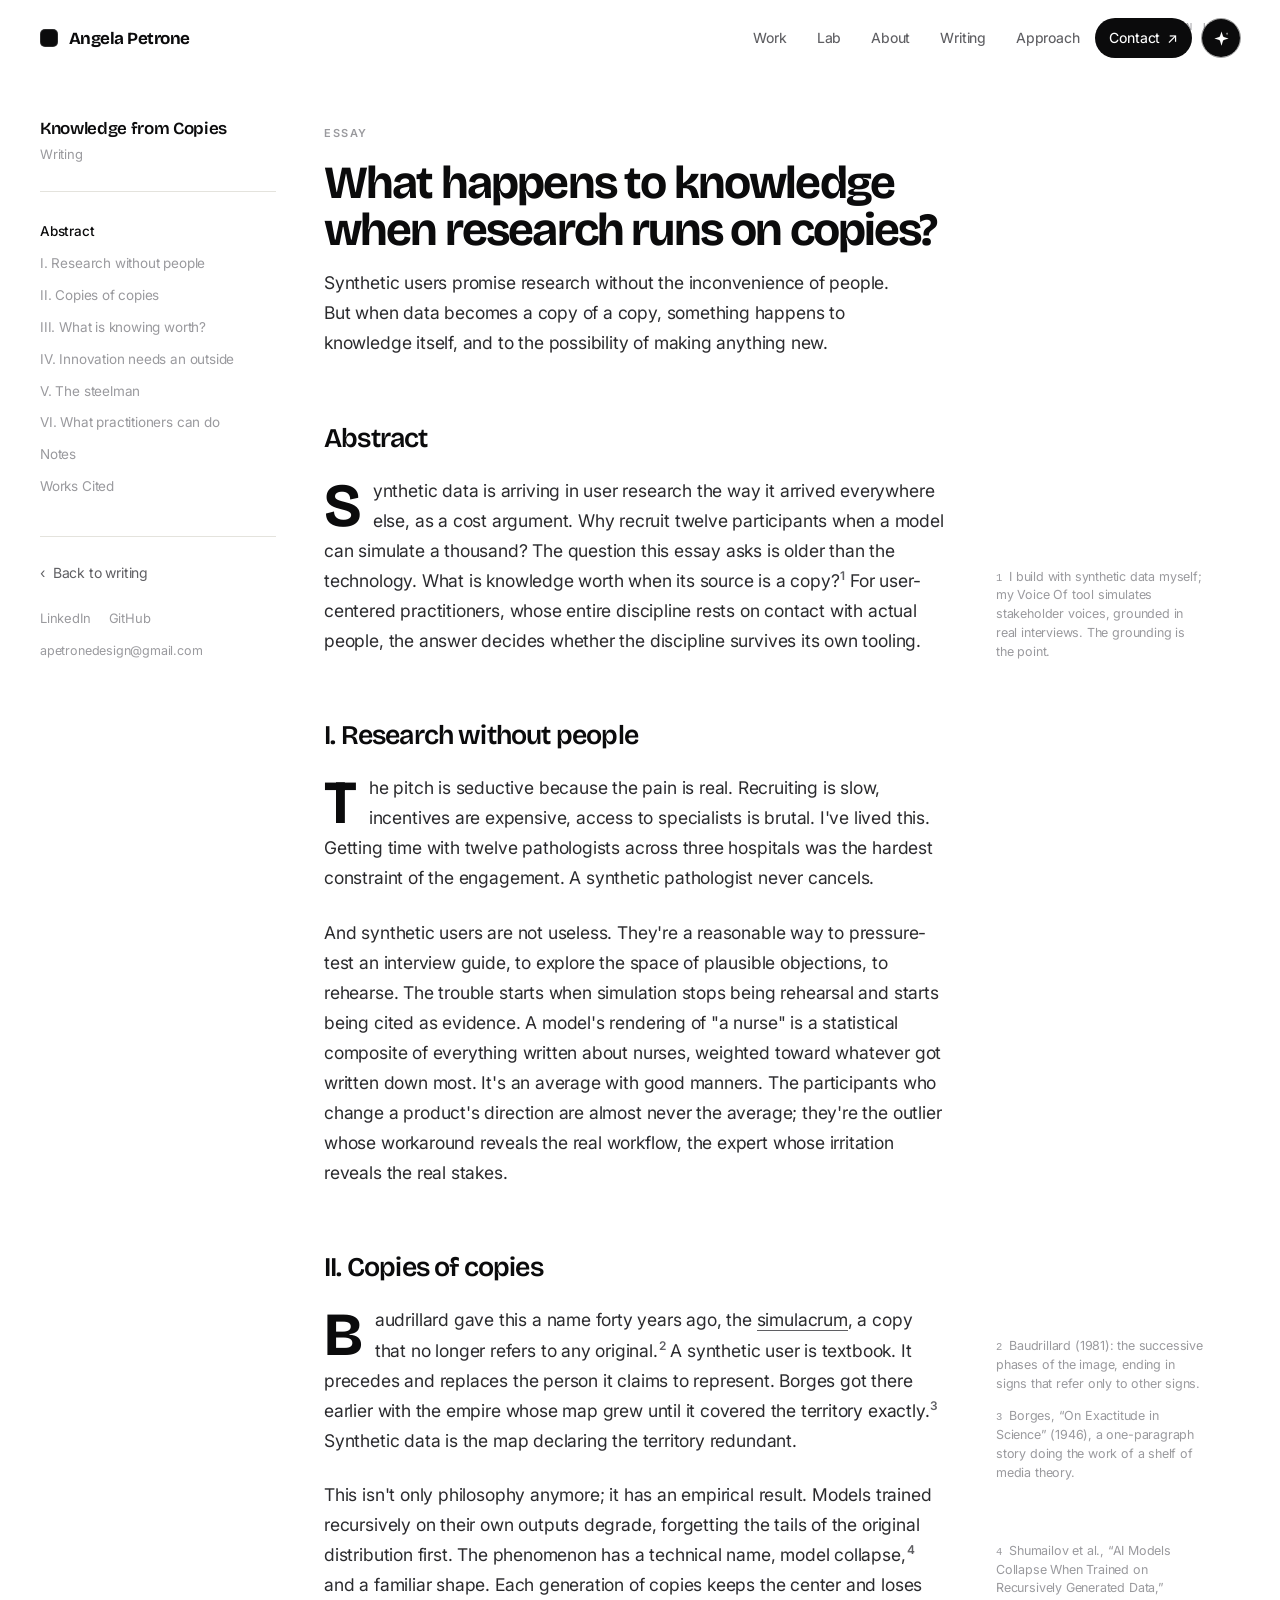
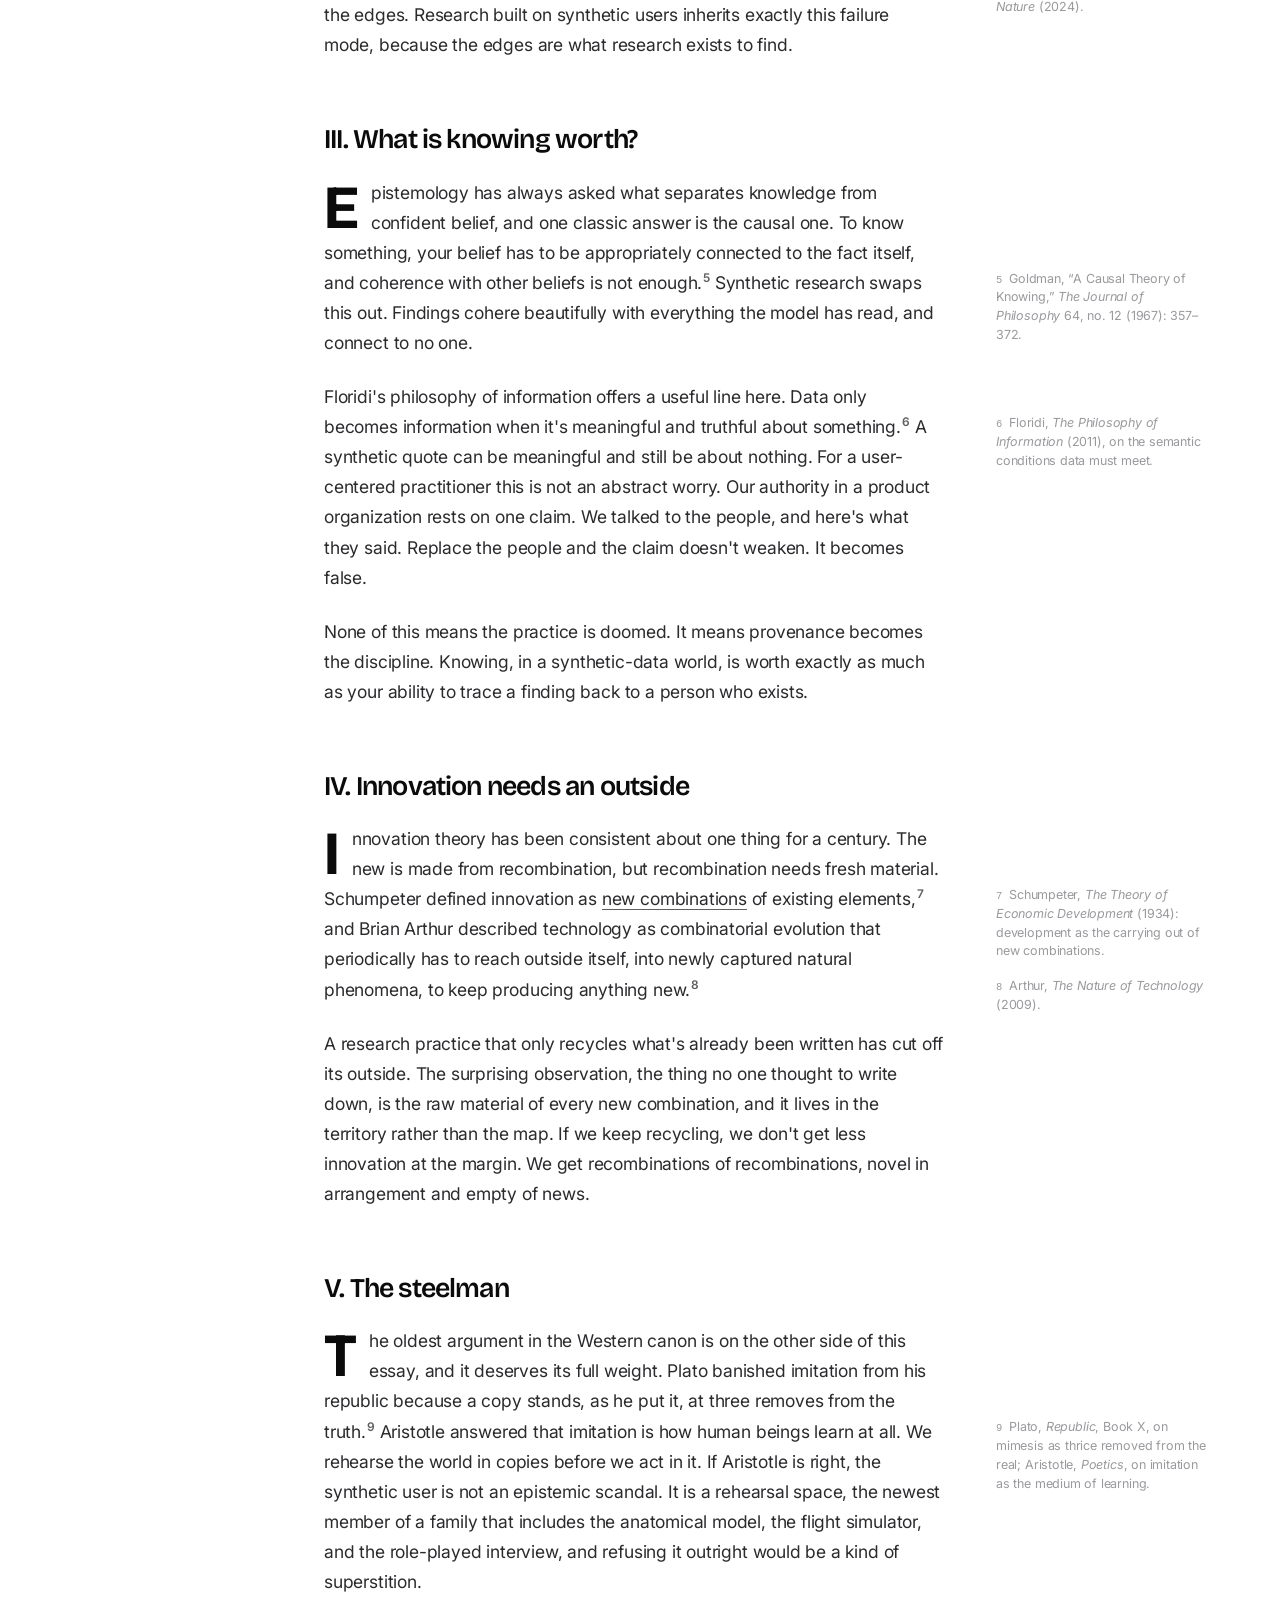
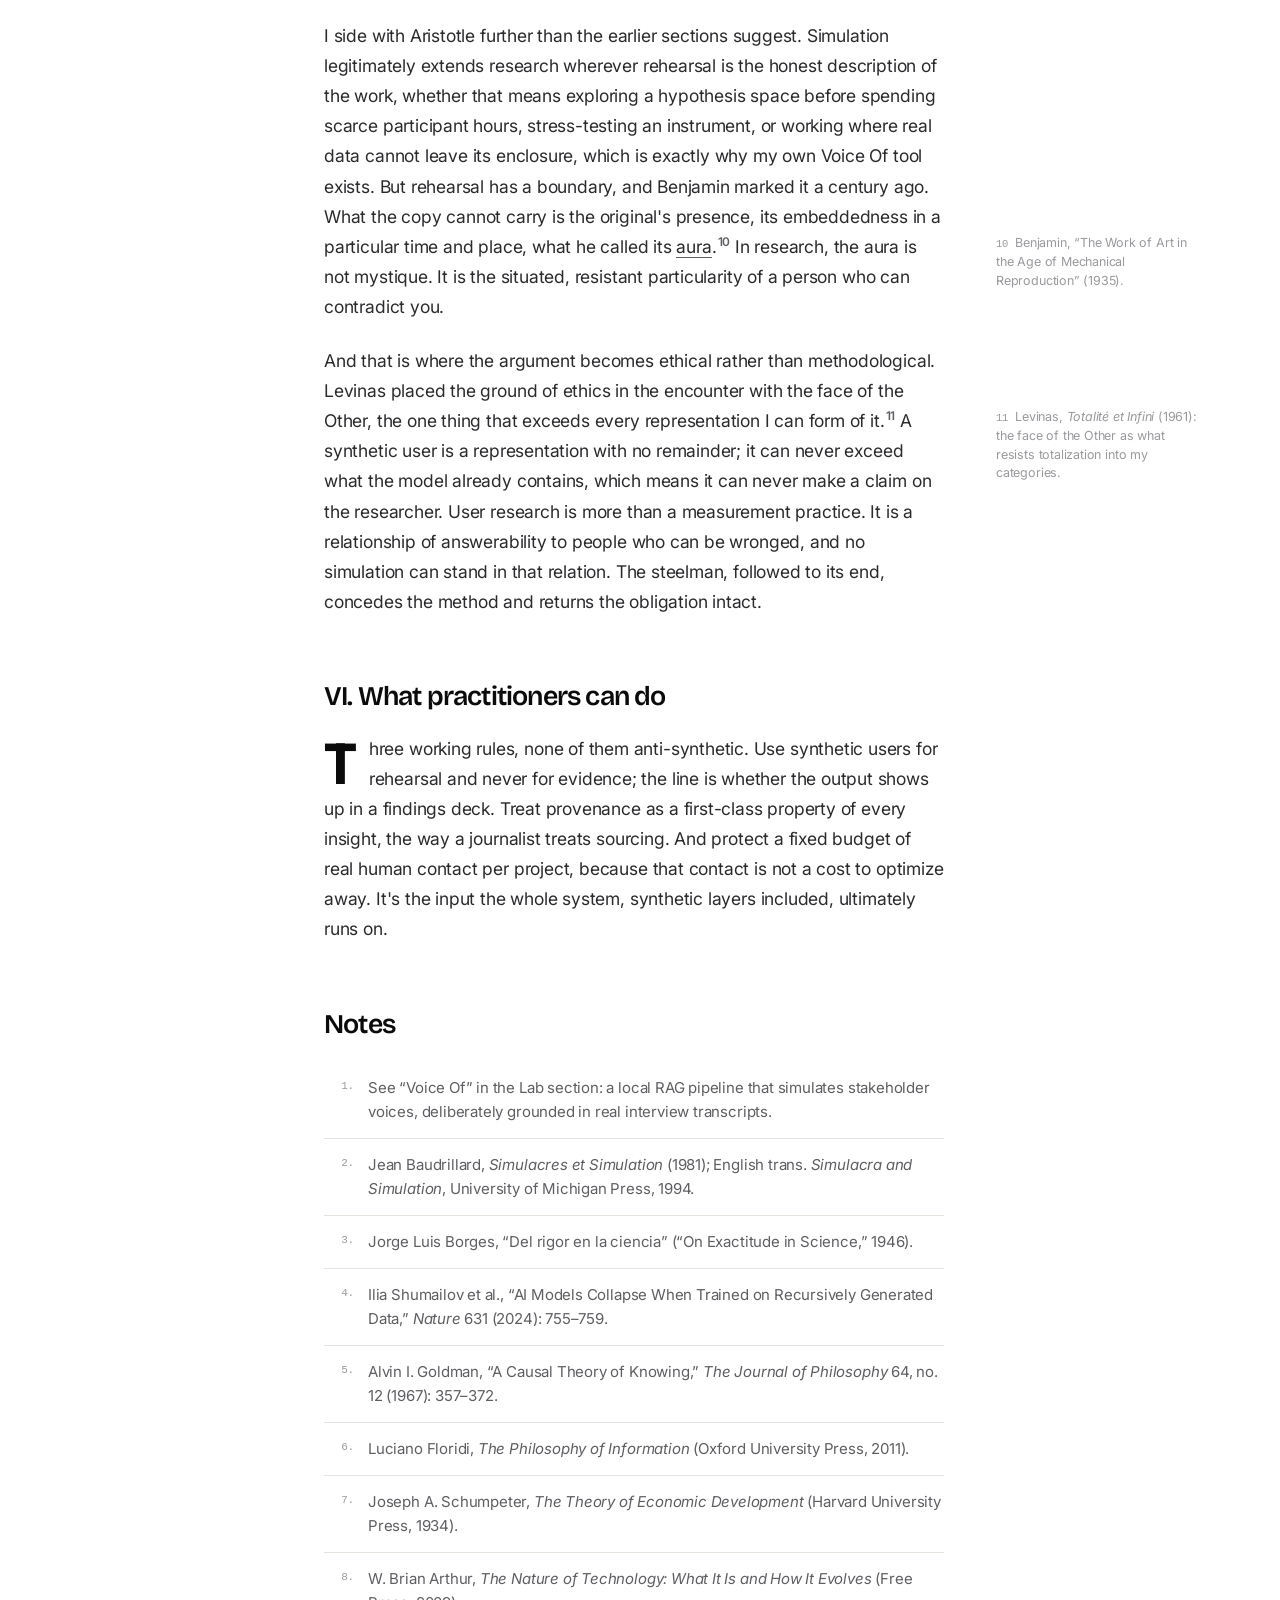
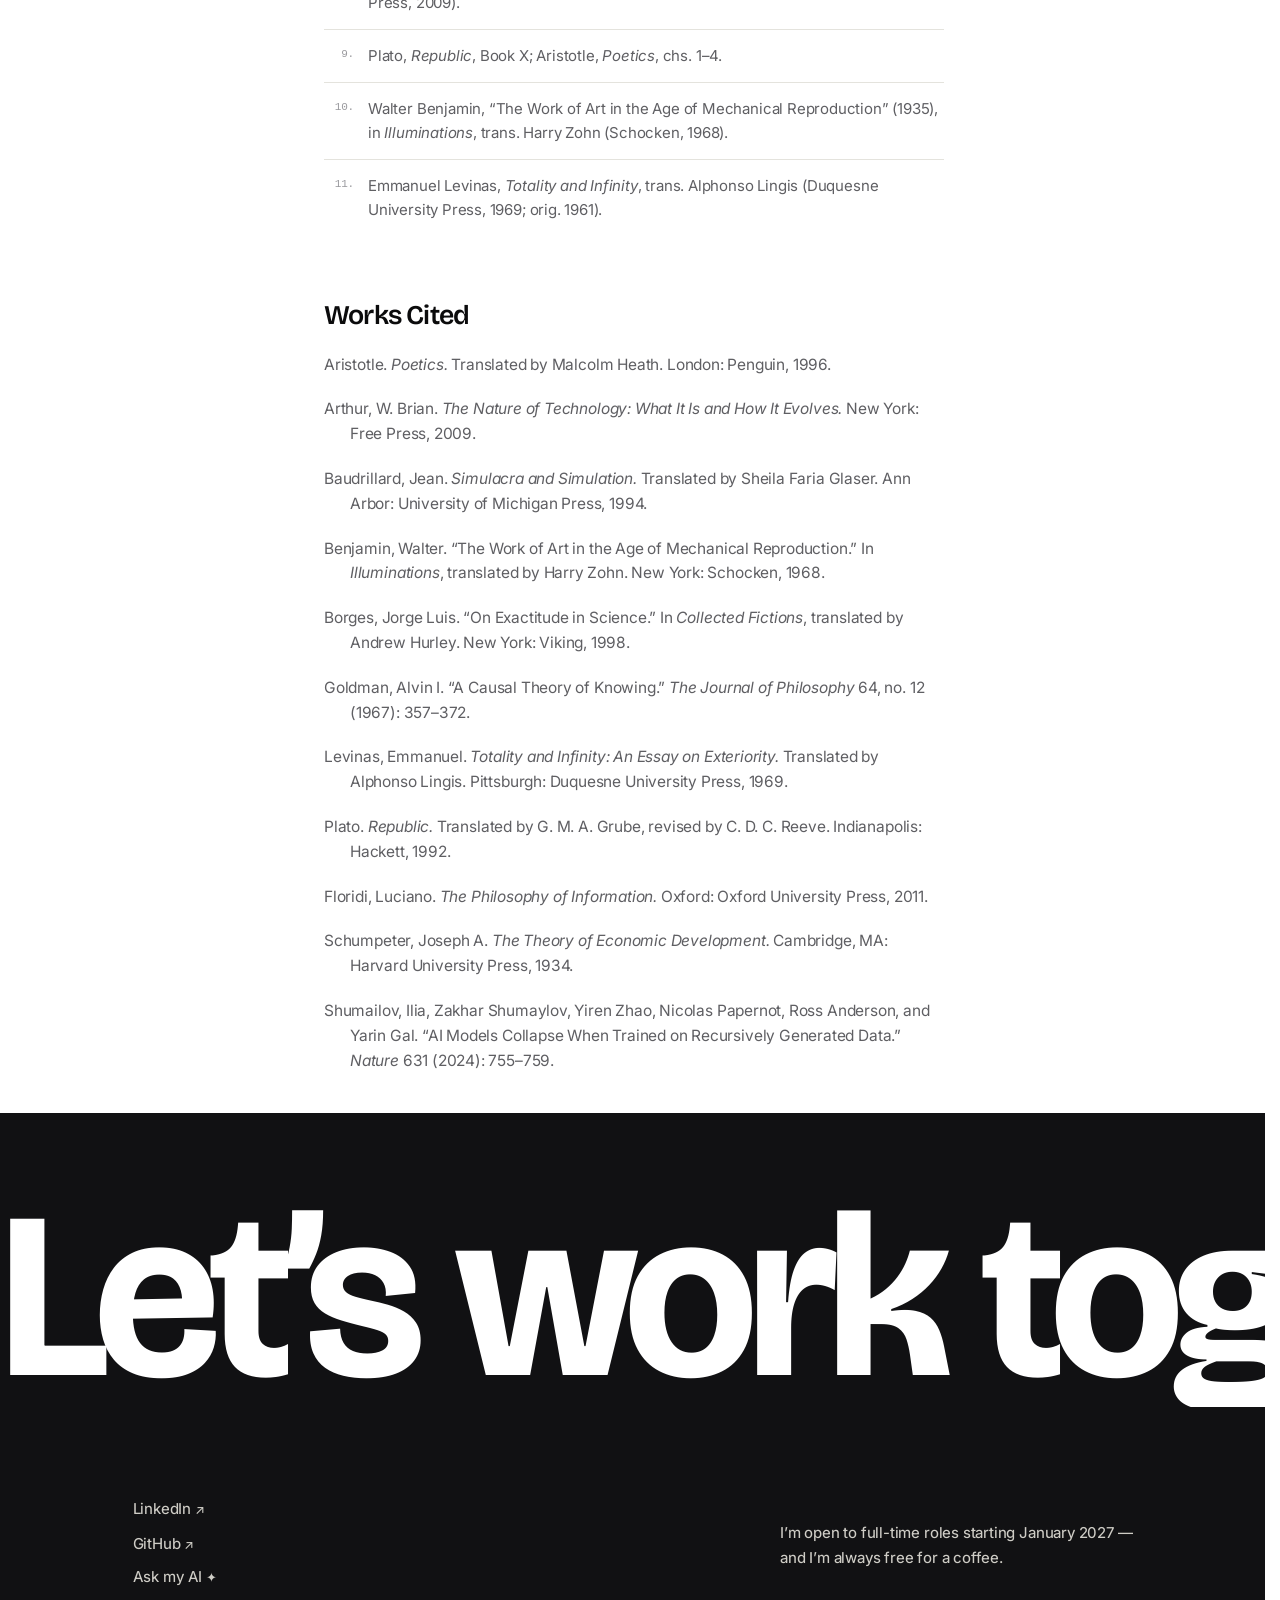
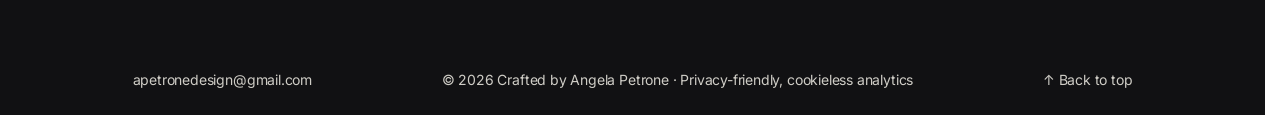
<file: essay-synthetic.html>
<!DOCTYPE html>
<html lang="en">
<head>
<meta charset="UTF-8">
<meta name="viewport" content="width=device-width, initial-scale=1.0">
<title>What happens to knowledge when research runs on copies? — Angela Petrone</title>
<meta name="description" content="Synthetic users promise research without people. But when data becomes a copy of a copy, what happens to knowing — and to novelty? An essay for user-centered practitioners.">
<link rel="canonical" href="https://apetrone.com/essay-synthetic.html">
<meta property="og:type" content="article">
<meta property="og:title" content="What happens to knowledge when research runs on copies? — Angela Petrone">
<meta property="og:description" content="Synthetic users promise research without people. But when data becomes a copy of a copy, what happens to knowing — and to novelty? An essay for user-centered practitioners.">
<meta property="og:url" content="https://apetrone.com/essay-synthetic.html">
<meta property="og:image" content="https://apetrone.com/assets/og-image.jpg">
<meta name="twitter:card" content="summary_large_image">
<link rel="preconnect" href="https://fonts.googleapis.com">
<link rel="preconnect" href="https://fonts.gstatic.com" crossorigin>
<link href="https://fonts.googleapis.com/css2?family=Bricolage+Grotesque:wght@400;500;600;700&family=Inter:wght@400;450;500;600&family=Instrument+Serif:ital@0;1&display=swap" rel="stylesheet">
<link rel="icon" href='data:image/svg+xml,<svg xmlns="http://www.w3.org/2000/svg" viewBox="0 0 64 64"><rect width="64" height="64" rx="14" fill="%23141419"/><text x="32" y="44" font-family="Georgia,serif" font-size="36" font-style="italic" fill="white" text-anchor="middle">A</text></svg>'>
<link rel="stylesheet" href="case.css?v=85">
<link rel="stylesheet" href="essay.css?v=85">
</head>
<body>
<div class="scroll-progress" id="scrollProgress" aria-hidden="true"></div>
<header class="nav" id="nav">
  <div class="nav-inner">
    <a href="index.html#top" class="nav-brand">
      <span class="nav-mark" aria-hidden="true"></span>
      <span class="nav-name">Angela&nbsp;Petrone</span><span class="nav-pm" aria-hidden="true">Product Strategist</span>
    </a>
    <nav class="nav-links" aria-label="Primary">
      <a href="index.html#work">Work</a>
      <a href="index.html#lab">Lab</a>
      <a href="index.html#about">About</a>
      <a href="index.html#writing">Writing</a>
      <a href="index.html#approach">Approach</a>
      <a href="#contact" class="nav-cta">Contact <span class="arr" aria-hidden="true">↗</span></a>
      <button class="nav-ai" id="openChat" aria-label="Chat with Angela's AI" title="Ask my AI anything">
        <svg viewBox="0 0 24 24" fill="none" aria-hidden="true">
          <path d="M12 3l1.6 5.2a3 3 0 0 0 2.2 2.2L21 12l-5.2 1.6a3 3 0 0 0-2.2 2.2L12 21l-1.6-5.2a3 3 0 0 0-2.2-2.2L3 12l5.2-1.6a3 3 0 0 0 2.2-2.2L12 3z" fill="currentColor"/>
          <path d="M19 4.2l.5 1.6.5.2-.5.2-.5 1.6-.5-1.6-.5-.2.5-.2.5-1.6z" fill="currentColor"/>
        </svg>
      </button>
    </nav>
  </div>
</header>
<div class="read-min" id="readMin" aria-hidden="true">— MIN LEFT</div>
<main>
  <div class="essay">
    <aside class="essay-rail">
      <div class="er-title">Knowledge from Copies</div>
      <div class="er-label">Writing</div>
      <nav class="er-toc">
        <a href="#abstract" class="">Abstract</a>
        <a href="#promise" class="">I. Research without people</a>
        <a href="#copies" class="">II. Copies of copies</a>
        <a href="#knowing" class="">III. What is knowing worth?</a>
        <a href="#novelty" class="">IV. Innovation needs an outside</a>
        <a href="#steelman" class="">V. The steelman</a>
        <a href="#practice" class="">VI. What practitioners can do</a>
        <a href="#notes" class="">Notes</a>
        <a href="#cited" class="">Works Cited</a>
      </nav>
      <div class="er-foot">
        <a class="er-back" href="index.html#writing"><span class="c" aria-hidden="true">‹</span> Back to writing</a>
        <div class="er-social"><a href="https://www.linkedin.com/in/apetrone02" target="_blank" rel="noopener">LinkedIn</a><a href="https://github.com/avgelix" target="_blank" rel="noopener">GitHub</a></div>
        <div class="er-email">apetronedesign@gmail.com</div>
      </div>
    </aside>
    <article class="essay-main">
      <span class="em-status">Essay</span>
      <h1 class="em-h1">What happens to knowledge when research runs on copies?</h1>
      <p class="em-dek">Synthetic users promise research without the inconvenience of people. But when data becomes a copy of a copy, something happens to knowledge itself, and to the possibility of making anything new.</p>
      <h2 id="abstract">Abstract</h2>
      <p class="drop">Synthetic data is arriving in user research the way it arrived everywhere else, as a cost argument. Why recruit twelve participants when a model can simulate a thousand? The question this essay asks is older than the technology. What is knowledge worth when its source is a copy?<sup class="fn"><a href="#n1" id="r1">1</a></sup><span class="fnote"><span class="fn-n">1</span>I build with synthetic data myself; my Voice Of tool simulates stakeholder voices, grounded in real interviews. The grounding is the point.</span> For user-centered practitioners, whose entire discipline rests on contact with actual people, the answer decides whether the discipline survives its own tooling.</p>

      <h2 id="promise">I. Research without people</h2>
      <p class="drop">The pitch is seductive because the pain is real. Recruiting is slow, incentives are expensive, access to specialists is brutal. I've lived this. Getting time with twelve pathologists across three hospitals was the hardest constraint of the engagement. A synthetic pathologist never cancels.</p>
      <p>And synthetic users are not useless. They're a reasonable way to pressure-test an interview guide, to explore the space of plausible objections, to rehearse. The trouble starts when simulation stops being rehearsal and starts being cited as evidence. A model's rendering of "a nurse" is a statistical composite of everything written about nurses, weighted toward whatever got written down most. It's an average with good manners. The participants who change a product's direction are almost never the average; they're the outlier whose workaround reveals the real workflow, the expert whose irritation reveals the real stakes.</p>

      <h2 id="copies">II. Copies of copies</h2>
      <p class="drop">Baudrillard gave this a name forty years ago, the <span class="term">simulacrum</span>, a copy that no longer refers to any original.<sup class="fn"><a href="#n2" id="r2">2</a></sup><span class="fnote"><span class="fn-n">2</span>Baudrillard (1981): the successive phases of the image, ending in signs that refer only to other signs.</span> A synthetic user is textbook. It precedes and replaces the person it claims to represent. Borges got there earlier with the empire whose map grew until it covered the territory exactly.<sup class="fn"><a href="#n3" id="r3">3</a></sup><span class="fnote"><span class="fn-n">3</span>Borges, &ldquo;On Exactitude in Science&rdquo; (1946), a one-paragraph story doing the work of a shelf of media theory.</span> Synthetic data is the map declaring the territory redundant.</p>
      <p>This isn't only philosophy anymore; it has an empirical result. Models trained recursively on their own outputs degrade, forgetting the tails of the original distribution first. The phenomenon has a technical name, model collapse,<sup class="fn"><a href="#n4" id="r4">4</a></sup><span class="fnote"><span class="fn-n">4</span>Shumailov et al., &ldquo;AI Models Collapse When Trained on Recursively Generated Data,&rdquo; <i>Nature</i> (2024).</span> and a familiar shape. Each generation of copies keeps the center and loses the edges. Research built on synthetic users inherits exactly this failure mode, because the edges are what research exists to find.</p>

      <h2 id="knowing">III. What is knowing worth?</h2>
      <p class="drop">Epistemology has always asked what separates knowledge from confident belief, and one classic answer is the causal one. To know something, your belief has to be appropriately connected to the fact itself, and coherence with other beliefs is not enough.<sup class="fn"><a href="#n5" id="r5">5</a></sup><span class="fnote"><span class="fn-n">5</span>Goldman, &ldquo;A Causal Theory of Knowing,&rdquo; <i>The Journal of Philosophy</i> 64, no. 12 (1967): 357&ndash;372.</span> Synthetic research swaps this out. Findings cohere beautifully with everything the model has read, and connect to no one.</p>
      <p>Floridi's philosophy of information offers a useful line here. Data only becomes information when it's meaningful and truthful about something.<sup class="fn"><a href="#n6" id="r6">6</a></sup><span class="fnote"><span class="fn-n">6</span>Floridi, <i>The Philosophy of Information</i> (2011), on the semantic conditions data must meet.</span> A synthetic quote can be meaningful and still be about nothing. For a user-centered practitioner this is not an abstract worry. Our authority in a product organization rests on one claim. We talked to the people, and here's what they said. Replace the people and the claim doesn't weaken. It becomes false.</p>
      <p>None of this means the practice is doomed. It means provenance becomes the discipline. Knowing, in a synthetic-data world, is worth exactly as much as your ability to trace a finding back to a person who exists.</p>

      <h2 id="novelty">IV. Innovation needs an outside</h2>
      <p class="drop">Innovation theory has been consistent about one thing for a century. The new is made from recombination, but recombination needs fresh material. Schumpeter defined innovation as <span class="term">new combinations</span> of existing elements,<sup class="fn"><a href="#n7" id="r7">7</a></sup><span class="fnote"><span class="fn-n">7</span>Schumpeter, <i>The Theory of Economic Development</i> (1934): development as the carrying out of new combinations.</span> and Brian Arthur described technology as combinatorial evolution that periodically has to reach outside itself, into newly captured natural phenomena, to keep producing anything new.<sup class="fn"><a href="#n8" id="r8">8</a></sup><span class="fnote"><span class="fn-n">8</span>Arthur, <i>The Nature of Technology</i> (2009).</span></p>
      <p>A research practice that only recycles what's already been written has cut off its outside. The surprising observation, the thing no one thought to write down, is the raw material of every new combination, and it lives in the territory rather than the map. If we keep recycling, we don't get less innovation at the margin. We get recombinations of recombinations, novel in arrangement and empty of news.</p>

      <h2 id="steelman">V. The steelman</h2>
      <p class="drop">The oldest argument in the Western canon is on the other side of this essay, and it deserves its full weight. Plato banished imitation from his republic because a copy stands, as he put it, at three removes from the truth.<sup class="fn"><a href="#n9" id="r9">9</a></sup><span class="fnote"><span class="fn-n">9</span>Plato, <i>Republic</i>, Book X, on mimesis as thrice removed from the real; Aristotle, <i>Poetics</i>, on imitation as the medium of learning.</span> Aristotle answered that imitation is how human beings learn at all. We rehearse the world in copies before we act in it. If Aristotle is right, the synthetic user is not an epistemic scandal. It is a rehearsal space, the newest member of a family that includes the anatomical model, the flight simulator, and the role-played interview, and refusing it outright would be a kind of superstition.</p>
      <p>I side with Aristotle further than the earlier sections suggest. Simulation legitimately extends research wherever rehearsal is the honest description of the work, whether that means exploring a hypothesis space before spending scarce participant hours, stress-testing an instrument, or working where real data cannot leave its enclosure, which is exactly why my own Voice Of tool exists. But rehearsal has a boundary, and Benjamin marked it a century ago. What the copy cannot carry is the original's presence, its embeddedness in a particular time and place, what he called its <span class="term">aura</span>.<sup class="fn"><a href="#n10" id="r10">10</a></sup><span class="fnote"><span class="fn-n">10</span>Benjamin, &ldquo;The Work of Art in the Age of Mechanical Reproduction&rdquo; (1935).</span> In research, the aura is not mystique. It is the situated, resistant particularity of a person who can contradict you.</p>
      <p>And that is where the argument becomes ethical rather than methodological. Levinas placed the ground of ethics in the encounter with the face of the Other, the one thing that exceeds every representation I can form of it.<sup class="fn"><a href="#n11" id="r11">11</a></sup><span class="fnote"><span class="fn-n">11</span>Levinas, <i>Totalit&eacute; et Infini</i> (1961): the face of the Other as what resists totalization into my categories.</span> A synthetic user is a representation with no remainder; it can never exceed what the model already contains, which means it can never make a claim on the researcher. User research is more than a measurement practice. It is a relationship of answerability to people who can be wronged, and no simulation can stand in that relation. The steelman, followed to its end, concedes the method and returns the obligation intact.</p>

      <h2 id="practice">VI. What practitioners can do</h2>
      <p class="drop">Three working rules, none of them anti-synthetic. Use synthetic users for rehearsal and never for evidence; the line is whether the output shows up in a findings deck. Treat provenance as a first-class property of every insight, the way a journalist treats sourcing. And protect a fixed budget of real human contact per project, because that contact is not a cost to optimize away. It's the input the whole system, synthetic layers included, ultimately runs on.</p>

      <h2 id="notes">Notes</h2>
      <ol class="essay-notes">
        <li id="n1">See &ldquo;Voice Of&rdquo; in the Lab section: a local RAG pipeline that simulates stakeholder voices, deliberately grounded in real interview transcripts.</li>
        <li id="n2">Jean Baudrillard, <i>Simulacres et Simulation</i> (1981); English trans. <i>Simulacra and Simulation</i>, University of Michigan Press, 1994.</li>
        <li id="n3">Jorge Luis Borges, &ldquo;Del rigor en la ciencia&rdquo; (&ldquo;On Exactitude in Science,&rdquo; 1946).</li>
        <li id="n4">Ilia Shumailov et al., &ldquo;AI Models Collapse When Trained on Recursively Generated Data,&rdquo; <i>Nature</i> 631 (2024): 755&ndash;759.</li>
        <li id="n5">Alvin I. Goldman, &ldquo;A Causal Theory of Knowing,&rdquo; <i>The Journal of Philosophy</i> 64, no. 12 (1967): 357&ndash;372.</li>
        <li id="n6">Luciano Floridi, <i>The Philosophy of Information</i> (Oxford University Press, 2011).</li>
        <li id="n7">Joseph A. Schumpeter, <i>The Theory of Economic Development</i> (Harvard University Press, 1934).</li>
        <li id="n8">W. Brian Arthur, <i>The Nature of Technology: What It Is and How It Evolves</i> (Free Press, 2009).</li>
        <li id="n9">Plato, <i>Republic</i>, Book X; Aristotle, <i>Poetics</i>, chs. 1&ndash;4.</li>
        <li id="n10">Walter Benjamin, &ldquo;The Work of Art in the Age of Mechanical Reproduction&rdquo; (1935), in <i>Illuminations</i>, trans. Harry Zohn (Schocken, 1968).</li>
        <li id="n11">Emmanuel Levinas, <i>Totality and Infinity</i>, trans. Alphonso Lingis (Duquesne University Press, 1969; orig. 1961).</li>
      </ol>

      <h2 id="cited">Works Cited</h2>
      <div class="essay-cited">
        <p class="drop">Aristotle. <i>Poetics.</i> Translated by Malcolm Heath. London: Penguin, 1996.</p>
        <p>Arthur, W. Brian. <i>The Nature of Technology: What It Is and How It Evolves.</i> New York: Free Press, 2009.</p>
        <p>Baudrillard, Jean. <i>Simulacra and Simulation.</i> Translated by Sheila Faria Glaser. Ann Arbor: University of Michigan Press, 1994.</p>
        <p>Benjamin, Walter. &ldquo;The Work of Art in the Age of Mechanical Reproduction.&rdquo; In <i>Illuminations</i>, translated by Harry Zohn. New York: Schocken, 1968.</p>
        <p>Borges, Jorge Luis. &ldquo;On Exactitude in Science.&rdquo; In <i>Collected Fictions</i>, translated by Andrew Hurley. New York: Viking, 1998.</p>
        <p>Goldman, Alvin I. &ldquo;A Causal Theory of Knowing.&rdquo; <i>The Journal of Philosophy</i> 64, no. 12 (1967): 357&ndash;372.</p>
        <p>Levinas, Emmanuel. <i>Totality and Infinity: An Essay on Exteriority.</i> Translated by Alphonso Lingis. Pittsburgh: Duquesne University Press, 1969.</p>
        <p>Plato. <i>Republic.</i> Translated by G. M. A. Grube, revised by C. D. C. Reeve. Indianapolis: Hackett, 1992.</p>
        <p>Floridi, Luciano. <i>The Philosophy of Information.</i> Oxford: Oxford University Press, 2011.</p>
        <p>Schumpeter, Joseph A. <i>The Theory of Economic Development.</i> Cambridge, MA: Harvard University Press, 1934.</p>
        <p>Shumailov, Ilia, Zakhar Shumaylov, Yiren Zhao, Nicolas Papernot, Ross Anderson, and Yarin Gal. &ldquo;AI Models Collapse When Trained on Recursively Generated Data.&rdquo; <i>Nature</i> 631 (2024): 755&ndash;759.</p>
      </div>
    </article>
  </div>
</main>
<section class="endslab" id="contact">
  <a class="fx-big" href="mailto:apetronedesign@gmail.com" aria-label="Email Angela — let's work together">
    <span class="fx-track"><span>Let&rsquo;s work together&nbsp;—&nbsp;</span><span aria-hidden="true">Let&rsquo;s work together&nbsp;—&nbsp;</span></span>
  </a>
  <div class="wrap fx-mid">
    <nav class="fx-links" aria-label="Social">
      <a href="https://www.linkedin.com/in/apetrone02" target="_blank" rel="noopener">LinkedIn <span aria-hidden="true">↗</span></a>
      <a href="https://github.com/avgelix" target="_blank" rel="noopener">GitHub <span aria-hidden="true">↗</span></a>
      <button type="button" id="openChatFoot">Ask my AI <span aria-hidden="true">✦</span></button>
    </nav>
    <p class="fx-note"><span class="foot-dot" aria-hidden="true"></span>I&rsquo;m open to full-time roles starting January 2027 —<br>and I&rsquo;m always free for a coffee.</p>
  </div>
  <div class="wrap fx-base">
    <a href="mailto:apetronedesign@gmail.com">apetronedesign@gmail.com</a>
    <span>© <span id="year">2026</span> Crafted by Angela Petrone · Privacy-friendly, cookieless analytics</span>
    <a href="#" onclick="window.scrollTo({top:0,behavior:'smooth'});return false">↑ Back to top</a>
  </div>
</section>

<div class="aichat" id="aichat" hidden aria-modal="true" role="dialog" aria-label="Chat with Angela's AI">
  <div class="aic-amb" aria-hidden="true"></div>
  <div class="aic-glow" id="aicGlow" aria-hidden="true"></div>
  <div class="aic-bar">
    <span class="aic-name">Angela&nbsp;Petrone <span class="aic-sub">· AI</span></span>
    <button class="aic-close" id="closeChat" aria-label="Close chat">Close <span aria-hidden="true">×</span></button>
  </div>
  <div class="aic-scroll" id="aicScroll">
    <div class="aic-thread" id="aicThread">
      <div class="aic-msg aic-intro">
        <p><strong>I'm Angela Petrone's AI assistant.</strong> Ask me anything about her work, her thinking, or how she builds. Everything here runs in your browser; nothing you type leaves the page.</p>
        <p>Angela is a product strategist working on AI systems and data products: she takes open questions to production through user research, product definition, and full-stack AI engineering.</p>
        <p>Right now she's at <strong>Education First Consulting</strong>, building a public data service for the U.S. Department of Education. Before that she shipped a multi-agent sales system solo in 6 weeks at <span class="aic-hl">GlobalLogic</span>, validated clinical AI at <span class="aic-hl">UChicago Medicine</span>, and shipped AI knowledge management at <span class="aic-hl">Method</span>.</p>
        <p>Between projects she builds her own tools: live experiments, local RAG pipelines, Chrome extensions.</p>
        <p>Reach her at <a href="mailto:apetronedesign@gmail.com">apetronedesign@gmail.com</a>, <a href="https://www.linkedin.com/in/apetrone02" target="_blank" rel="noopener">LinkedIn ↗</a>.</p>
      </div>
    </div>
  </div>
  <div class="aic-dock">
    <div class="aic-chips" id="aicChips">
      <button class="aic-chip" data-q="what-pm">What does Angela do?</button>
      <button class="aic-chip" data-q="intelligence">How does she define intelligence in the age of AI?</button>
      <button class="aic-chip" data-q="lab">What does she build in her spare time?</button>
      <button class="aic-chip" data-q="last-project">What’s the last project she worked on?</button>
    </div>
    <form class="aic-form" id="aicForm">
      <input class="aic-input" id="aicInput" type="text" autocomplete="off" placeholder="Ask about Angela’s work or how she thinks…" aria-label="Ask a question">
      <button class="aic-send" type="submit" aria-label="Send">
        <svg viewBox="0 0 24 24" fill="none" stroke="currentColor" stroke-width="2" stroke-linecap="round" stroke-linejoin="round"><path d="M5 12h14M13 6l6 6-6 6"/></svg>
      </button>
    </form>
  </div>
</div>

<script src="main.js?v=91"></script>
</body>
</html>
</file>
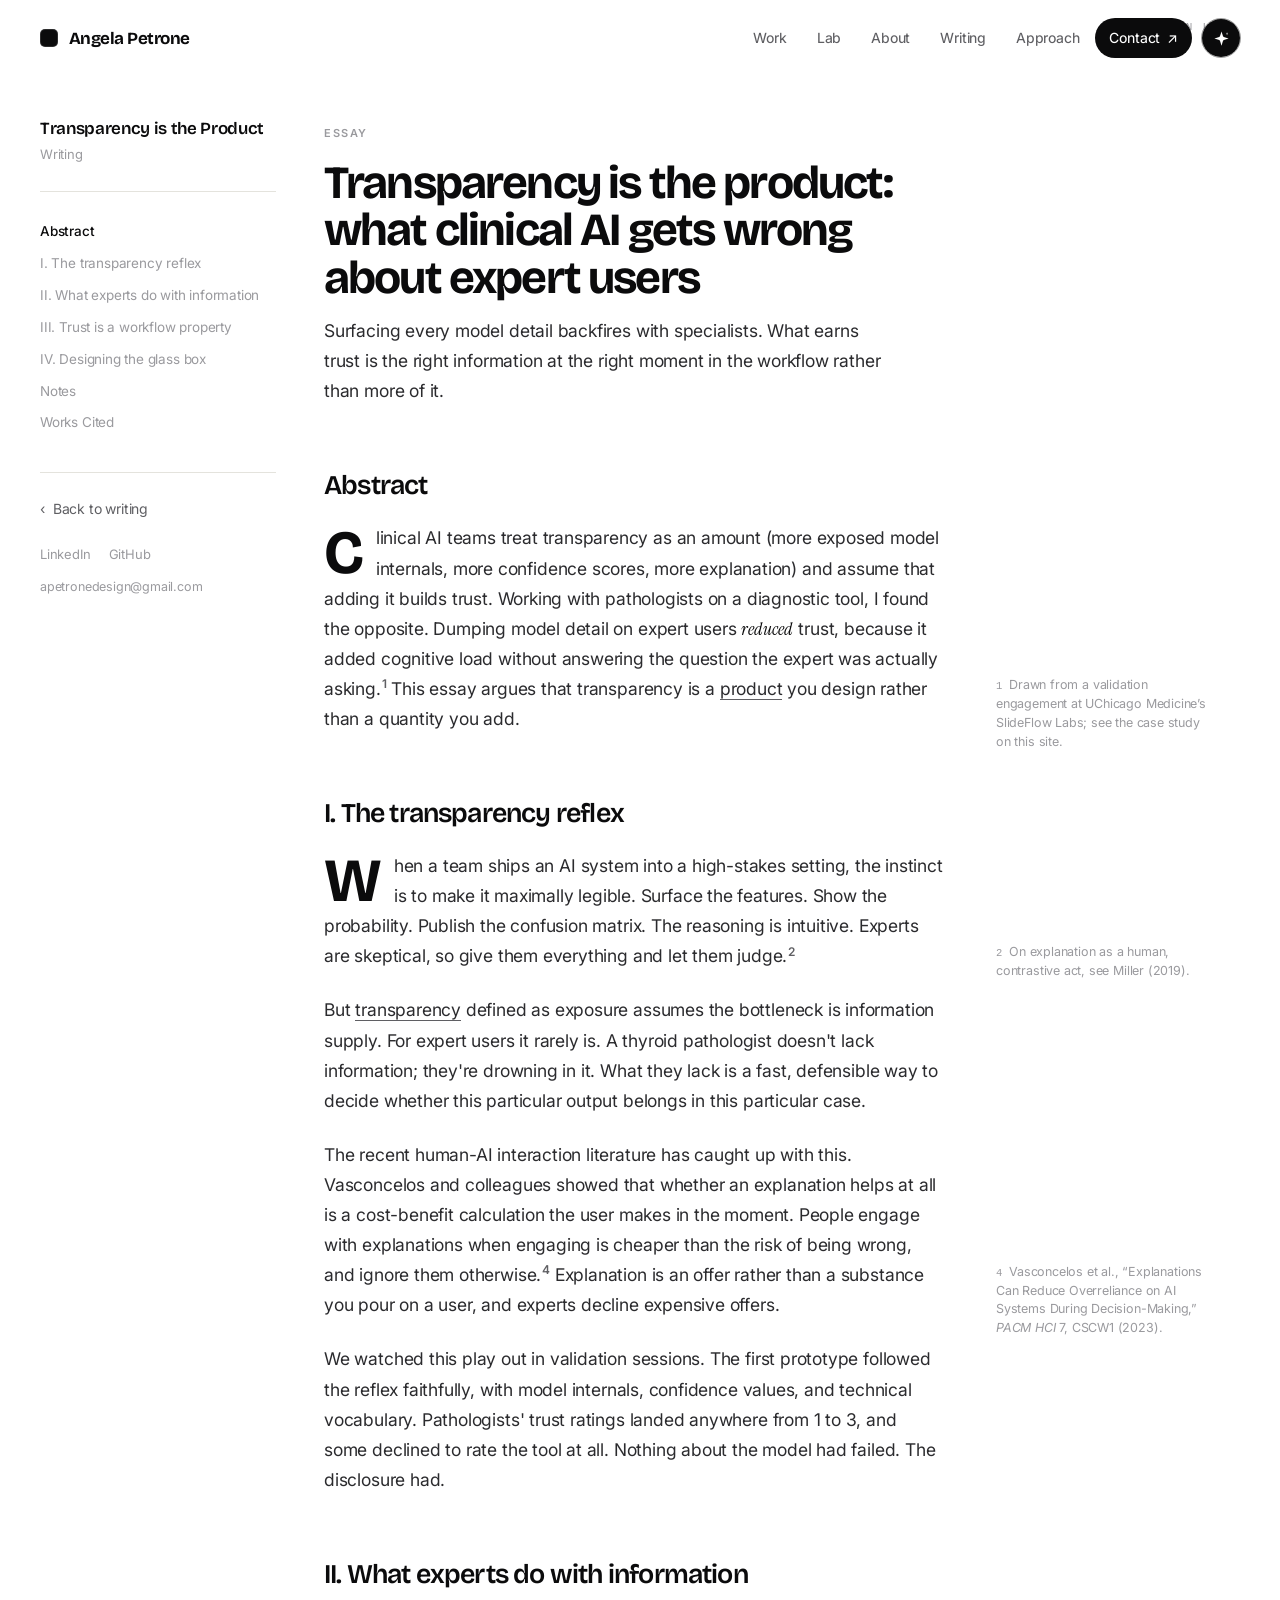
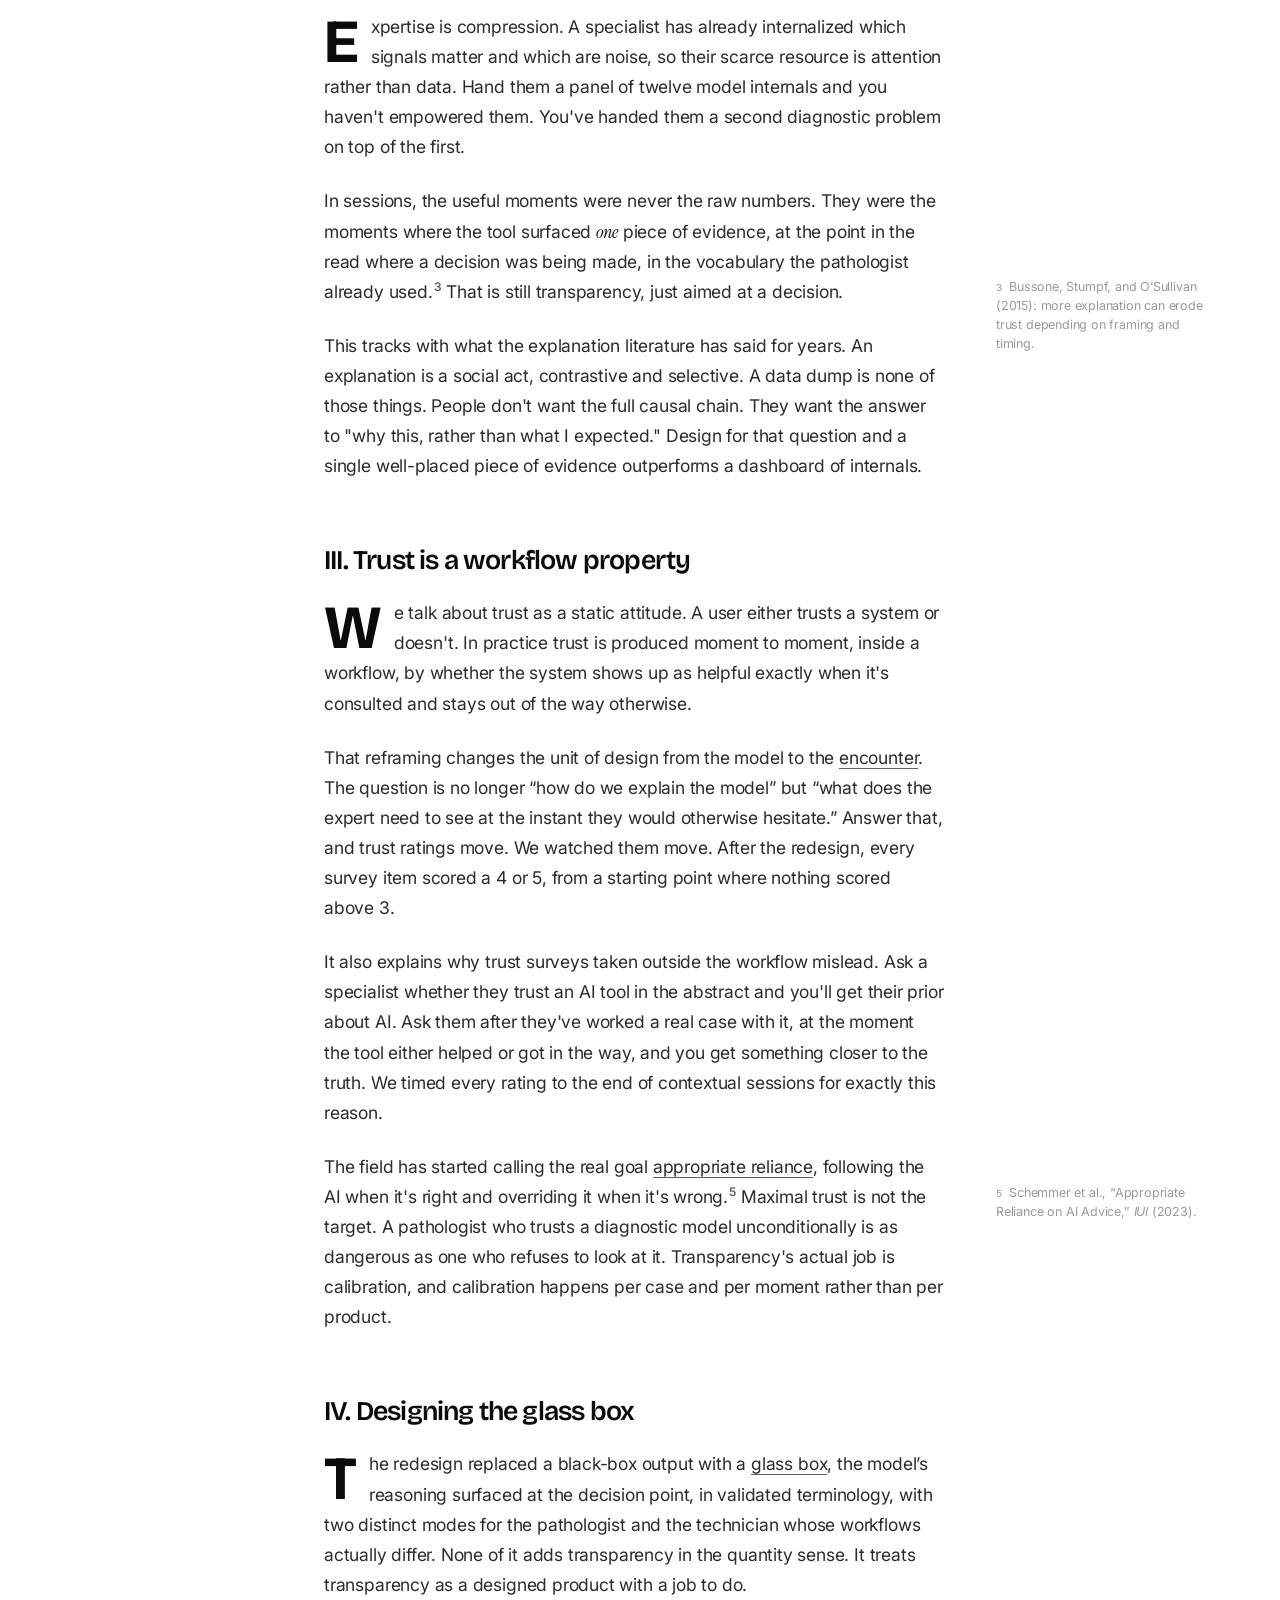
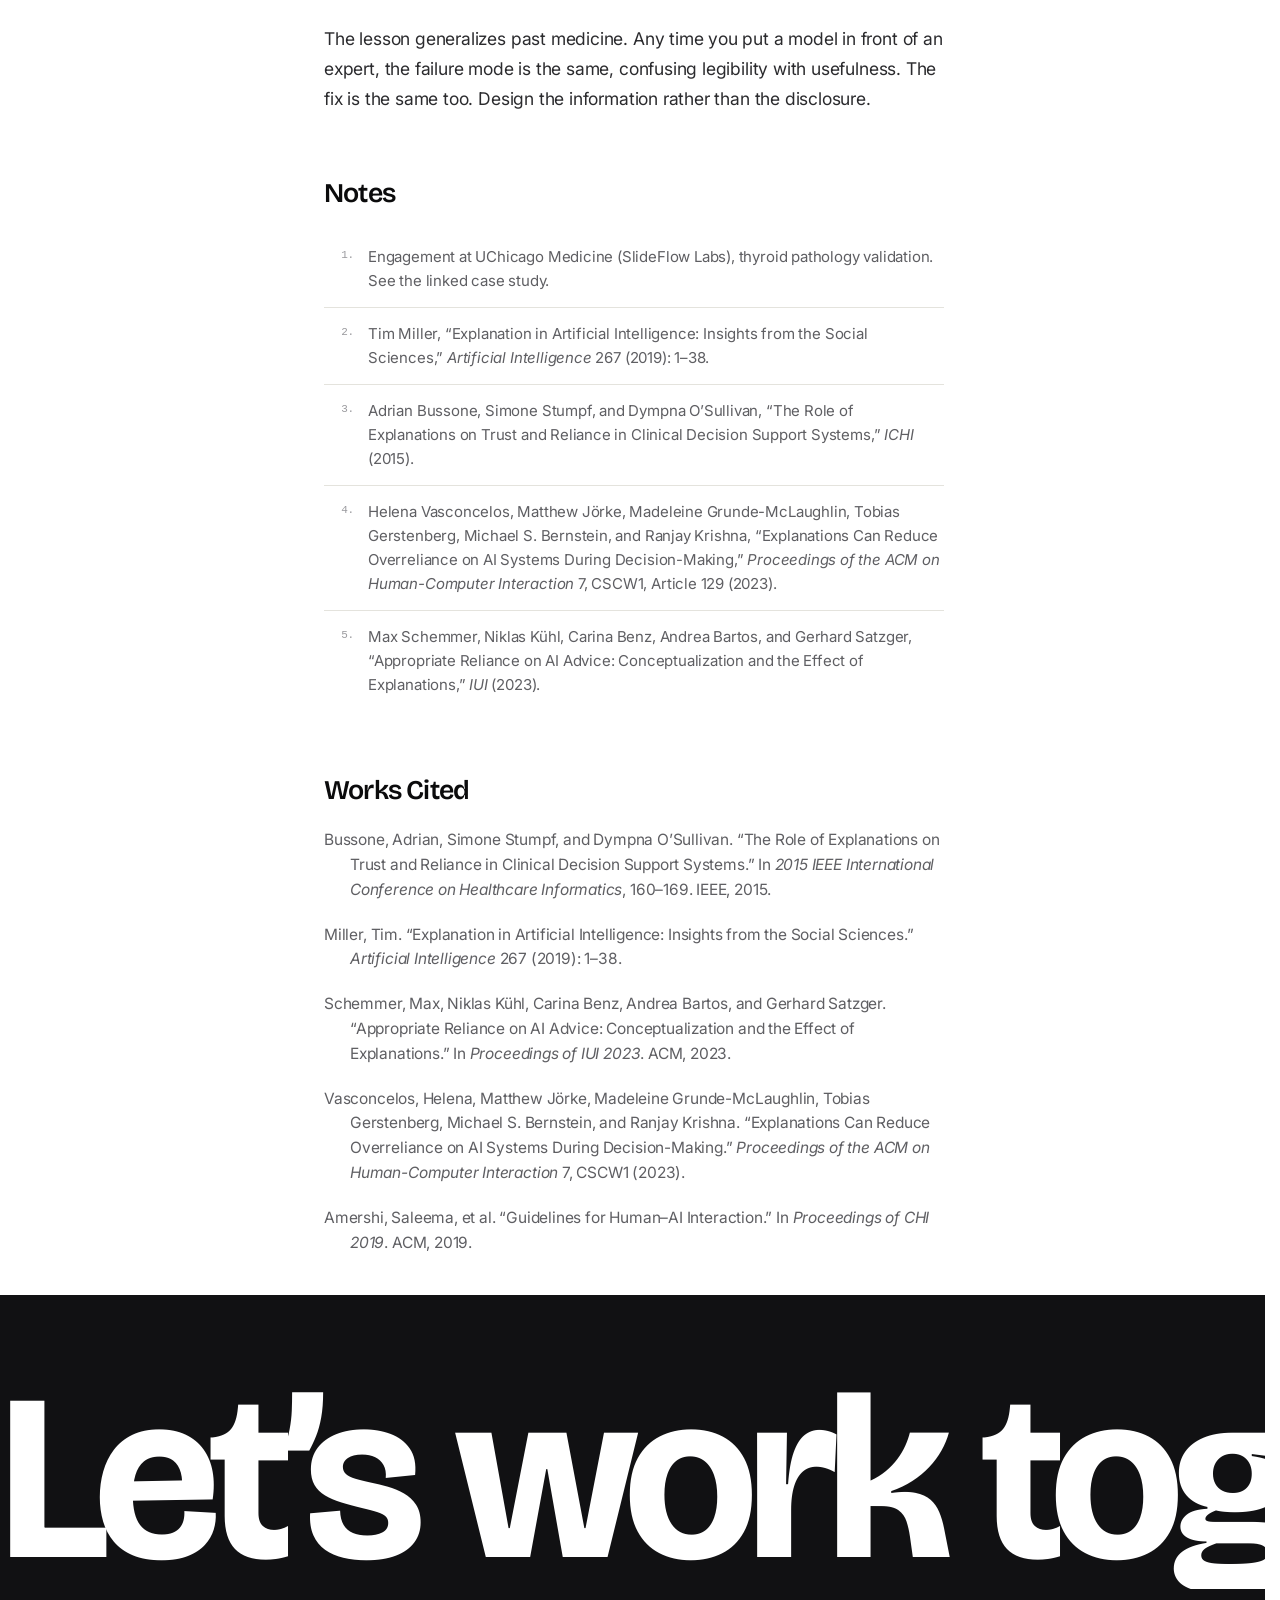
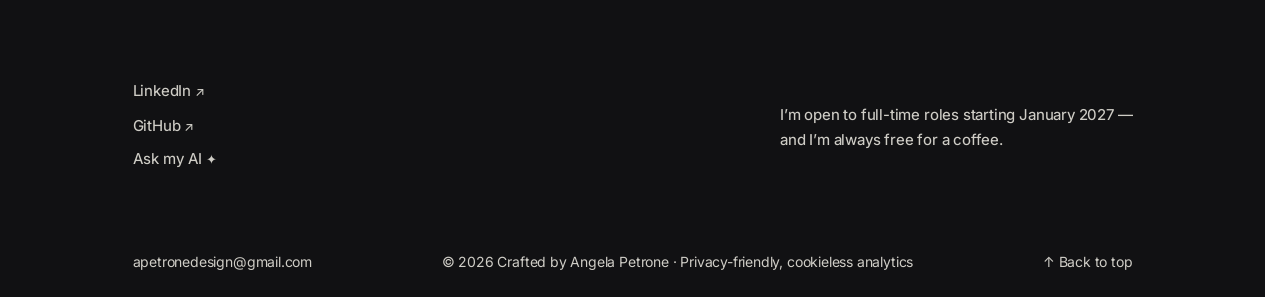
<file: essay-transparency.html>
<!DOCTYPE html>
<html lang="en">
<head>
<meta charset="UTF-8">
<meta name="viewport" content="width=device-width, initial-scale=1.0">
<title>Transparency is the product: what clinical AI gets wrong about expert users — Angela Petrone</title>
<meta name="description" content="Surfacing every model detail backfires with specialists. What earns trust is the right information at the right moment in the workflow rather than more of it.">
<link rel="canonical" href="https://apetrone.com/essay-transparency.html">
<meta property="og:type" content="article">
<meta property="og:title" content="Transparency is the product: what clinical AI gets wrong about expert users — Angela Petrone">
<meta property="og:description" content="Surfacing every model detail backfires with specialists. What earns trust is the right information at the right moment in the workflow rather than more of it.">
<meta property="og:url" content="https://apetrone.com/essay-transparency.html">
<meta property="og:image" content="https://apetrone.com/assets/og-image.jpg">
<meta name="twitter:card" content="summary_large_image">
<link rel="preconnect" href="https://fonts.googleapis.com">
<link rel="preconnect" href="https://fonts.gstatic.com" crossorigin>
<link href="https://fonts.googleapis.com/css2?family=Bricolage+Grotesque:wght@400;500;600;700&family=Inter:wght@400;450;500;600&family=Instrument+Serif:ital@0;1&display=swap" rel="stylesheet">
<link rel="icon" href='data:image/svg+xml,<svg xmlns="http://www.w3.org/2000/svg" viewBox="0 0 64 64"><rect width="64" height="64" rx="14" fill="%23141419"/><text x="32" y="44" font-family="Georgia,serif" font-size="36" font-style="italic" fill="white" text-anchor="middle">A</text></svg>'>
<link rel="stylesheet" href="case.css?v=85">
<link rel="stylesheet" href="essay.css?v=85">
</head>
<body>
<div class="scroll-progress" id="scrollProgress" aria-hidden="true"></div>
<header class="nav" id="nav">
  <div class="nav-inner">
    <a href="index.html#top" class="nav-brand">
      <span class="nav-mark" aria-hidden="true"></span>
      <span class="nav-name">Angela&nbsp;Petrone</span><span class="nav-pm" aria-hidden="true">Product Strategist</span>
    </a>
    <nav class="nav-links" aria-label="Primary">
      <a href="index.html#work">Work</a>
      <a href="index.html#lab">Lab</a>
      <a href="index.html#about">About</a>
      <a href="index.html#writing">Writing</a>
      <a href="index.html#approach">Approach</a>
      <a href="#contact" class="nav-cta">Contact <span class="arr" aria-hidden="true">↗</span></a>
      <button class="nav-ai" id="openChat" aria-label="Chat with Angela's AI" title="Ask my AI anything">
        <svg viewBox="0 0 24 24" fill="none" aria-hidden="true">
          <path d="M12 3l1.6 5.2a3 3 0 0 0 2.2 2.2L21 12l-5.2 1.6a3 3 0 0 0-2.2 2.2L12 21l-1.6-5.2a3 3 0 0 0-2.2-2.2L3 12l5.2-1.6a3 3 0 0 0 2.2-2.2L12 3z" fill="currentColor"/>
          <path d="M19 4.2l.5 1.6.5.2-.5.2-.5 1.6-.5-1.6-.5-.2.5-.2.5-1.6z" fill="currentColor"/>
        </svg>
      </button>
    </nav>
  </div>
</header>
<div class="read-min" id="readMin" aria-hidden="true">— MIN LEFT</div>
<main>
  <div class="essay">
    <aside class="essay-rail">
      <div class="er-title">Transparency is the Product</div>
      <div class="er-label">Writing</div>
      <nav class="er-toc">
        <a href="#abstract" class="">Abstract</a>
        <a href="#reflex" class="">I. The transparency reflex</a>
        <a href="#experts" class="">II. What experts do with information</a>
        <a href="#trust" class="">III. Trust is a workflow property</a>
        <a href="#glassbox" class="">IV. Designing the glass box</a>
        <a href="#notes" class="">Notes</a>
        <a href="#cited" class="">Works Cited</a>
      </nav>
      <div class="er-foot">
        <a class="er-back" href="index.html#writing"><span class="c" aria-hidden="true">‹</span> Back to writing</a>
        <div class="er-social"><a href="https://www.linkedin.com/in/apetrone02" target="_blank" rel="noopener">LinkedIn</a><a href="https://github.com/avgelix" target="_blank" rel="noopener">GitHub</a></div>
        <div class="er-email">apetronedesign@gmail.com</div>
      </div>
    </aside>
    <article class="essay-main">
      <span class="em-status">Essay</span>
      <h1 class="em-h1">Transparency is the product: what clinical AI gets wrong about expert users</h1>
      <p class="em-dek">Surfacing every model detail backfires with specialists. What earns trust is the right information at the right moment in the workflow rather than more of it.</p>
      
      <h2 id="abstract">Abstract</h2>
      <p class="drop">Clinical AI teams treat transparency as an amount (more exposed model internals, more confidence scores, more explanation) and assume that adding it builds trust. Working with pathologists on a diagnostic tool, I found the opposite. Dumping model detail on expert users <em>reduced</em> trust, because it added cognitive load without answering the question the expert was actually asking.<sup class="fn"><a href="#n1" id="r1">1</a></sup><span class="fnote"><span class="fn-n">1</span>Drawn from a validation engagement at UChicago Medicine&rsquo;s SlideFlow Labs; see the case study on this site.</span> This essay argues that transparency is a <span class="term">product</span> you design rather than a quantity you add.</p>

      <h2 id="reflex">I. The transparency reflex</h2>
      <p class="drop">When a team ships an AI system into a high-stakes setting, the instinct is to make it maximally legible. Surface the features. Show the probability. Publish the confusion matrix. The reasoning is intuitive. Experts are skeptical, so give them everything and let them judge.<sup class="fn"><a href="#n2" id="r2">2</a></sup><span class="fnote"><span class="fn-n">2</span>On explanation as a human, contrastive act, see Miller (2019).</span></p>
      <p>But <span class="term">transparency</span> defined as exposure assumes the bottleneck is information supply. For expert users it rarely is. A thyroid pathologist doesn't lack information; they're drowning in it. What they lack is a fast, defensible way to decide whether this particular output belongs in this particular case.</p>
      <p>The recent human-AI interaction literature has caught up with this. Vasconcelos and colleagues showed that whether an explanation helps at all is a cost-benefit calculation the user makes in the moment. People engage with explanations when engaging is cheaper than the risk of being wrong, and ignore them otherwise.<sup class="fn"><a href="#n4" id="r4">4</a></sup><span class="fnote"><span class="fn-n">4</span>Vasconcelos et al., &ldquo;Explanations Can Reduce Overreliance on AI Systems During Decision-Making,&rdquo; <i>PACM HCI</i> 7, CSCW1 (2023).</span> Explanation is an offer rather than a substance you pour on a user, and experts decline expensive offers.</p>
      <p>We watched this play out in validation sessions. The first prototype followed the reflex faithfully, with model internals, confidence values, and technical vocabulary. Pathologists' trust ratings landed anywhere from 1 to 3, and some declined to rate the tool at all. Nothing about the model had failed. The disclosure had.</p>

      <h2 id="experts">II. What experts do with information</h2>
      <p class="drop">Expertise is compression. A specialist has already internalized which signals matter and which are noise, so their scarce resource is attention rather than data. Hand them a panel of twelve model internals and you haven't empowered them. You've handed them a second diagnostic problem on top of the first.</p>
      <p>In sessions, the useful moments were never the raw numbers. They were the moments where the tool surfaced <em>one</em> piece of evidence, at the point in the read where a decision was being made, in the vocabulary the pathologist already used.<sup class="fn"><a href="#n3" id="r3">3</a></sup><span class="fnote"><span class="fn-n">3</span>Bussone, Stumpf, and O&rsquo;Sullivan (2015): more explanation can erode trust depending on framing and timing.</span> That is still transparency, just aimed at a decision.</p>
      <p>This tracks with what the explanation literature has said for years. An explanation is a social act, contrastive and selective. A data dump is none of those things. People don't want the full causal chain. They want the answer to "why this, rather than what I expected." Design for that question and a single well-placed piece of evidence outperforms a dashboard of internals.</p>

      <h2 id="trust">III. Trust is a workflow property</h2>
      <p class="drop">We talk about trust as a static attitude. A user either trusts a system or doesn't. In practice trust is produced moment to moment, inside a workflow, by whether the system shows up as helpful exactly when it's consulted and stays out of the way otherwise.</p>
      <p>That reframing changes the unit of design from the model to the <span class="term">encounter</span>. The question is no longer &ldquo;how do we explain the model&rdquo; but &ldquo;what does the expert need to see at the instant they would otherwise hesitate.&rdquo; Answer that, and trust ratings move. We watched them move. After the redesign, every survey item scored a 4 or 5, from a starting point where nothing scored above 3.</p>
      <p>It also explains why trust surveys taken outside the workflow mislead. Ask a specialist whether they trust an AI tool in the abstract and you'll get their prior about AI. Ask them after they've worked a real case with it, at the moment the tool either helped or got in the way, and you get something closer to the truth. We timed every rating to the end of contextual sessions for exactly this reason.</p>
      <p>The field has started calling the real goal <span class="term">appropriate reliance</span>, following the AI when it's right and overriding it when it's wrong.<sup class="fn"><a href="#n5" id="r5">5</a></sup><span class="fnote"><span class="fn-n">5</span>Schemmer et al., &ldquo;Appropriate Reliance on AI Advice,&rdquo; <i>IUI</i> (2023).</span> Maximal trust is not the target. A pathologist who trusts a diagnostic model unconditionally is as dangerous as one who refuses to look at it. Transparency's actual job is calibration, and calibration happens per case and per moment rather than per product.</p>

      <h2 id="glassbox">IV. Designing the glass box</h2>
      <p class="drop">The redesign replaced a black-box output with a <span class="term">glass box</span>, the model&rsquo;s reasoning surfaced at the decision point, in validated terminology, with two distinct modes for the pathologist and the technician whose workflows actually differ. None of it adds transparency in the quantity sense. It treats transparency as a designed product with a job to do.</p>
      <p>The lesson generalizes past medicine. Any time you put a model in front of an expert, the failure mode is the same, confusing legibility with usefulness. The fix is the same too. Design the information rather than the disclosure.</p>

      <h2 id="notes">Notes</h2>
      <ol class="essay-notes">
        <li id="n1">Engagement at UChicago Medicine (SlideFlow Labs), thyroid pathology validation. See the linked case study.</li>
        <li id="n2">Tim Miller, &ldquo;Explanation in Artificial Intelligence: Insights from the Social Sciences,&rdquo; <i>Artificial Intelligence</i> 267 (2019): 1&ndash;38.</li>
        <li id="n3">Adrian Bussone, Simone Stumpf, and Dympna O&rsquo;Sullivan, &ldquo;The Role of Explanations on Trust and Reliance in Clinical Decision Support Systems,&rdquo; <i>ICHI</i> (2015).</li>
        <li id="n4">Helena Vasconcelos, Matthew J&ouml;rke, Madeleine Grunde-McLaughlin, Tobias Gerstenberg, Michael S. Bernstein, and Ranjay Krishna, &ldquo;Explanations Can Reduce Overreliance on AI Systems During Decision-Making,&rdquo; <i>Proceedings of the ACM on Human-Computer Interaction</i> 7, CSCW1, Article 129 (2023).</li>
        <li id="n5">Max Schemmer, Niklas K&uuml;hl, Carina Benz, Andrea Bartos, and Gerhard Satzger, &ldquo;Appropriate Reliance on AI Advice: Conceptualization and the Effect of Explanations,&rdquo; <i>IUI</i> (2023).</li>
      </ol>

      <h2 id="cited">Works Cited</h2>
      <div class="essay-cited">
        <p class="drop">Bussone, Adrian, Simone Stumpf, and Dympna O&rsquo;Sullivan. &ldquo;The Role of Explanations on Trust and Reliance in Clinical Decision Support Systems.&rdquo; In <i>2015 IEEE International Conference on Healthcare Informatics</i>, 160&ndash;169. IEEE, 2015.</p>
        <p>Miller, Tim. &ldquo;Explanation in Artificial Intelligence: Insights from the Social Sciences.&rdquo; <i>Artificial Intelligence</i> 267 (2019): 1&ndash;38.</p>
        <p>Schemmer, Max, Niklas K&uuml;hl, Carina Benz, Andrea Bartos, and Gerhard Satzger. &ldquo;Appropriate Reliance on AI Advice: Conceptualization and the Effect of Explanations.&rdquo; In <i>Proceedings of IUI 2023</i>. ACM, 2023.</p>
        <p>Vasconcelos, Helena, Matthew J&ouml;rke, Madeleine Grunde-McLaughlin, Tobias Gerstenberg, Michael S. Bernstein, and Ranjay Krishna. &ldquo;Explanations Can Reduce Overreliance on AI Systems During Decision-Making.&rdquo; <i>Proceedings of the ACM on Human-Computer Interaction</i> 7, CSCW1 (2023).</p>
        <p>Amershi, Saleema, et al. &ldquo;Guidelines for Human&ndash;AI Interaction.&rdquo; In <i>Proceedings of CHI 2019</i>. ACM, 2019.</p>
      </div>
    </article>
  </div>
</main>
<section class="endslab" id="contact">
  <a class="fx-big" href="mailto:apetronedesign@gmail.com" aria-label="Email Angela — let's work together">
    <span class="fx-track"><span>Let&rsquo;s work together&nbsp;—&nbsp;</span><span aria-hidden="true">Let&rsquo;s work together&nbsp;—&nbsp;</span></span>
  </a>
  <div class="wrap fx-mid">
    <nav class="fx-links" aria-label="Social">
      <a href="https://www.linkedin.com/in/apetrone02" target="_blank" rel="noopener">LinkedIn <span aria-hidden="true">↗</span></a>
      <a href="https://github.com/avgelix" target="_blank" rel="noopener">GitHub <span aria-hidden="true">↗</span></a>
      <button type="button" id="openChatFoot">Ask my AI <span aria-hidden="true">✦</span></button>
    </nav>
    <p class="fx-note"><span class="foot-dot" aria-hidden="true"></span>I&rsquo;m open to full-time roles starting January 2027 —<br>and I&rsquo;m always free for a coffee.</p>
  </div>
  <div class="wrap fx-base">
    <a href="mailto:apetronedesign@gmail.com">apetronedesign@gmail.com</a>
    <span>© <span id="year">2026</span> Crafted by Angela Petrone · Privacy-friendly, cookieless analytics</span>
    <a href="#" onclick="window.scrollTo({top:0,behavior:'smooth'});return false">↑ Back to top</a>
  </div>
</section>

<div class="aichat" id="aichat" hidden aria-modal="true" role="dialog" aria-label="Chat with Angela's AI">
  <div class="aic-amb" aria-hidden="true"></div>
  <div class="aic-glow" id="aicGlow" aria-hidden="true"></div>
  <div class="aic-bar">
    <span class="aic-name">Angela&nbsp;Petrone <span class="aic-sub">· AI</span></span>
    <button class="aic-close" id="closeChat" aria-label="Close chat">Close <span aria-hidden="true">×</span></button>
  </div>
  <div class="aic-scroll" id="aicScroll">
    <div class="aic-thread" id="aicThread">
      <div class="aic-msg aic-intro">
        <p><strong>I'm Angela Petrone's AI assistant.</strong> Ask me anything about her work, her thinking, or how she builds. Everything here runs in your browser; nothing you type leaves the page.</p>
        <p>Angela is a product strategist working on AI systems and data products: she takes open questions to production through user research, product definition, and full-stack AI engineering.</p>
        <p>Right now she's at <strong>Education First Consulting</strong>, building a public data service for the U.S. Department of Education. Before that she shipped a multi-agent sales system solo in 6 weeks at <span class="aic-hl">GlobalLogic</span>, validated clinical AI at <span class="aic-hl">UChicago Medicine</span>, and shipped AI knowledge management at <span class="aic-hl">Method</span>.</p>
        <p>Between projects she builds her own tools: live experiments, local RAG pipelines, Chrome extensions.</p>
        <p>Reach her at <a href="mailto:apetronedesign@gmail.com">apetronedesign@gmail.com</a>, <a href="https://www.linkedin.com/in/apetrone02" target="_blank" rel="noopener">LinkedIn ↗</a>.</p>
      </div>
    </div>
  </div>
  <div class="aic-dock">
    <div class="aic-chips" id="aicChips">
      <button class="aic-chip" data-q="what-pm">What does Angela do?</button>
      <button class="aic-chip" data-q="intelligence">How does she define intelligence in the age of AI?</button>
      <button class="aic-chip" data-q="lab">What does she build in her spare time?</button>
      <button class="aic-chip" data-q="last-project">What’s the last project she worked on?</button>
    </div>
    <form class="aic-form" id="aicForm">
      <input class="aic-input" id="aicInput" type="text" autocomplete="off" placeholder="Ask about Angela’s work or how she thinks…" aria-label="Ask a question">
      <button class="aic-send" type="submit" aria-label="Send">
        <svg viewBox="0 0 24 24" fill="none" stroke="currentColor" stroke-width="2" stroke-linecap="round" stroke-linejoin="round"><path d="M5 12h14M13 6l6 6-6 6"/></svg>
      </button>
    </form>
  </div>
</div>

<script src="main.js?v=91"></script>
</body>
</html>
</file>
<file: case.css>
/* =========================================================
   Case study pages — shares the home chrome (nav / footer / chat / progress)
   Bold display type · near-monochrome · warm paper · serif accents
   ========================================================= */

:root{
  --bg:#ffffff; --bg-soft:#f3f2ee; --ink:#0b0b0c; --ink-2:#5f5f63; --ink-3:#9a9a9e;
  --line:#e4e3dd; --line-2:#cfcec6; --paper-d:#111113;
  --blue:#0b0b0c;            /* legacy var in copy → resolves to ink (monochrome) */
  --ease:cubic-bezier(.19,1,.22,1);
  --wrap:1080px; --pad:40px;
  --sans:'Inter',-apple-system,BlinkMacSystemFont,'Segoe UI',sans-serif;
  --disp:'Bricolage Grotesque','Inter',sans-serif;
  --serif:'Instrument Serif',Georgia,serif;
}
*{margin:0;padding:0;box-sizing:border-box}
html{scroll-behavior:smooth;-webkit-text-size-adjust:100%}
body{background:var(--bg);color:var(--ink);font-family:var(--sans);font-size:17px;line-height:1.6;letter-spacing:-.011em;-webkit-font-smoothing:antialiased;text-rendering:optimizeLegibility;overflow-x:hidden}
a{color:inherit}
::selection{background:var(--ink);color:#fff}
em{font-family:var(--serif);font-style:italic;font-weight:400;letter-spacing:0;color:var(--ink)}
.wrap{max-width:var(--wrap);margin:0 auto;padding-left:var(--pad);padding-right:var(--pad)}

/* ---------- scroll progress (shared) ---------- */
.scroll-progress{position:fixed;top:0;left:0;height:2px;width:0;z-index:200;background:var(--ink);transition:width .1s linear}

/* ---------- nav (shared with home) ---------- */
.nav{position:fixed;top:0;left:0;right:0;z-index:150;transition:background .4s var(--ease),border-color .4s,backdrop-filter .4s;border-bottom:1px solid transparent}
.nav.scrolled{background:rgba(255,255,255,.78);backdrop-filter:saturate(180%) blur(20px);-webkit-backdrop-filter:saturate(180%) blur(20px);border-bottom:1px solid var(--line)}
.nav-inner{max-width:var(--wrap);margin:0 auto;padding:18px var(--pad);display:flex;align-items:center;justify-content:space-between}
.nav-brand{display:inline-flex;align-items:center;gap:11px;font-family:var(--disp);font-weight:700;font-size:17px;letter-spacing:-.03em;text-decoration:none}
.nav-mark{width:18px;height:18px;border-radius:5px;background:var(--ink);box-shadow:inset 0 0 0 1px rgba(255,255,255,.14);transition:transform .55s var(--ease),border-radius .55s var(--ease)}
.nav-brand:hover .nav-mark{transform:rotate(90deg);border-radius:9px}
.nav-name{line-height:1}
.nav-pm{color:var(--ink-3);font-weight:600;max-width:0;opacity:0;overflow:hidden;white-space:nowrap;transition:max-width .45s var(--ease),opacity .35s,margin-left .45s var(--ease);margin-left:-2px}
.nav-brand:hover .nav-pm{max-width:170px;opacity:1;margin-left:4px}
.nav-links{display:flex;align-items:center;gap:2px}
.nav-links a{display:inline-flex;align-items:center;font-size:14px;font-weight:450;color:var(--ink-2);padding:9px 14px;border-radius:999px;text-decoration:none;transition:color .2s,background .2s}
.nav-links a:hover{color:var(--ink);background:rgba(0,0,0,.05)}
.nav-cta{color:#fff!important;background:var(--ink);padding:9px 20px;gap:7px}
.nav-cta:hover{background:#000!important}
.nav-cta .arr{display:inline-block;transition:transform .3s var(--ease)}
.nav-cta:hover .arr{transform:rotate(45deg)}
.nav-ai{position:relative;display:inline-flex;align-items:center;justify-content:center;width:38px;height:38px;margin-left:8px;border-radius:50%;background:var(--ink);color:#fff;border:none;cursor:pointer;flex:none;transition:transform .4s var(--ease),box-shadow .4s}
.nav-ai svg{width:19px;height:19px}
.nav-ai:hover{transform:rotate(15deg) scale(1.08);box-shadow:0 8px 22px -8px rgba(0,0,0,.5)}
.nav-ai::after{content:'';position:absolute;width:38px;height:38px;border-radius:50%;border:1px solid var(--ink);opacity:.4;animation:aipulse 2.6s var(--ease) infinite}
@keyframes aipulse{0%{transform:scale(1);opacity:.4}100%{transform:scale(1.7);opacity:0}}
@media(max-width:680px){.nav-links a:not(.nav-cta){display:none}}

/* ---------- layout + TOC side panel ---------- */
.layout{display:grid;grid-template-columns:248px 1fr;gap:60px;max-width:var(--wrap);margin:0 auto;padding:120px var(--pad) 96px;align-items:start}
.toc{position:sticky;top:96px;border:1px solid var(--line);border-radius:18px;background:var(--bg-soft);padding:26px 24px}
.toc-title{font-size:11px;letter-spacing:.18em;text-transform:uppercase;color:var(--ink-3);margin-bottom:20px;font-weight:600}
.toc-list{list-style:none;margin:0 0 22px;padding:0}
.toc-list a{display:flex;gap:13px;align-items:baseline;text-decoration:none;font-family:var(--disp);font-size:15px;font-weight:500;letter-spacing:-.015em;color:var(--ink-3);padding:5px 0;transition:color .18s,transform .25s var(--ease)}
.toc-list a .n{font-family:var(--disp);font-size:11.5px;color:var(--ink-3);font-weight:600;letter-spacing:.02em;min-width:16px}
.toc-list a:hover{color:var(--ink);transform:translateX(3px)}
.toc-list a.on{color:var(--ink)}
.toc-list a.on .n{color:var(--ink)}
.toc-meta{border-top:1px solid var(--line-2);padding-top:20px}
.toc-meta .lbl{font-size:11px;font-weight:600;text-transform:uppercase;letter-spacing:.12em;color:var(--ink-3);margin:18px 0 6px}
.toc-meta .lbl:first-child{margin-top:0}
.toc-meta .val{font-size:13.5px;color:var(--ink);line-height:1.55;font-weight:450}
main{min-width:0}

/* ---------- case head ---------- */
.case-head{display:flex;align-items:center;gap:14px;margin-bottom:24px;flex-wrap:wrap}
.case-logo{height:34px;display:flex;align-items:center}
.case-logo img{max-height:34px;max-width:220px;width:auto}
.case-logo .ph{font-family:var(--disp);font-weight:700;font-size:17px;letter-spacing:-.025em;color:var(--ink)}
.case-cat{font-size:11px;letter-spacing:.16em;text-transform:uppercase;color:var(--ink-2);padding-left:14px;border-left:1px solid var(--line-2);font-weight:600}
h1{font-family:var(--disp);font-weight:700;letter-spacing:-.04em;font-size:clamp(32px,5.4vw,58px);line-height:1.0;margin-bottom:18px;color:var(--ink)}
.chips{display:flex;gap:8px;flex-wrap:wrap;margin:18px 0 0}
.chip{font-size:11px;letter-spacing:.06em;text-transform:uppercase;border:1px solid var(--line-2);border-radius:999px;padding:5px 12px;color:var(--ink-2);background:var(--bg);font-weight:500}
.case-sub{font-size:clamp(18px,2.1vw,21px);line-height:1.5;color:var(--ink);margin:24px 0 0;max-width:640px;font-weight:450}

/* ---------- body ---------- */
h2{font-family:var(--disp);font-weight:600;letter-spacing:-.03em;font-size:clamp(24px,2.8vw,30px);margin:78px 0 16px;color:var(--ink)}
p{color:var(--ink-2);margin-bottom:15px;font-weight:450}
p b{color:var(--ink);font-weight:600}

.keyq{border-left:3px solid var(--ink);padding:6px 0 6px 24px;margin:28px 0 0}
.keyq .kql{font-size:11px;letter-spacing:.16em;text-transform:uppercase;color:var(--ink-2);margin-bottom:12px;font-weight:600}
.keyq p{font-family:var(--disp);font-size:clamp(21px,2.6vw,26px);line-height:1.22;font-weight:600;letter-spacing:-.03em;color:var(--ink);margin:0;max-width:620px}
.keyq p em{font-family:var(--serif);font-weight:400}

.ctable-wrap{border:1px solid var(--line);border-radius:14px;overflow:hidden;background:var(--bg);margin:8px 0 0}
.ctable{width:100%;border-collapse:collapse}
.ctable tr+tr{border-top:1px solid var(--line)}
.ctable th{text-align:left;vertical-align:top;width:168px;padding:16px 20px;font-size:11px;letter-spacing:.1em;text-transform:uppercase;color:var(--ink-2);font-weight:600;background:var(--bg-soft);border-right:1px solid var(--line)}
.ctable td{padding:16px 20px;font-size:14.5px;color:var(--ink-2);vertical-align:top;line-height:1.55}
.ctable td b{color:var(--ink);font-weight:600}
@media(max-width:560px){.ctable th{width:110px;font-size:10px;padding:13px 14px}.ctable td{font-size:13.5px;padding:13px 14px}}

.decision{background:var(--bg-soft);border:1px solid var(--line);border-radius:14px;padding:22px 26px;margin:0 0 14px}
.decision .dl{font-size:11px;letter-spacing:.1em;text-transform:uppercase;color:var(--ink);margin-bottom:9px;font-weight:700}
.decision p{margin:0;color:var(--ink-2)}
.decision b{color:var(--ink)}

/* v86: live-service callout */
.livebox{border:1px solid var(--line-2);border-radius:14px;padding:20px 24px;margin:24px 0 28px;display:flex;gap:14px;align-items:flex-start}
.livebox .lb-dot{width:8px;height:8px;border-radius:50%;background:var(--ink);flex:none;margin-top:7px;box-shadow:0 0 0 4px rgba(11,11,12,.09)}
.livebox .lb-txt{min-width:0;flex:1}
.livebox .lb-k{font-size:11px;letter-spacing:.14em;text-transform:uppercase;color:var(--ink-2);font-weight:600;margin-bottom:8px}
.livebox code{font-family:ui-monospace,SFMono-Regular,Menlo,monospace;font-size:14.5px;color:var(--ink);background:var(--bg-soft);border:1px solid var(--line);border-radius:7px;padding:5px 10px;display:inline-block;word-break:break-all;-webkit-user-select:all;user-select:all}
.livebox .lb-note{font-size:13.5px;color:var(--ink-2);line-height:1.55;margin-top:11px}
@media(max-width:560px){.livebox{padding:18px 18px}.livebox code{font-size:13px}}

.metrics{margin:28px 0;padding:28px;border:1px solid var(--line);border-radius:16px;background:var(--bg-soft);display:flex;gap:44px;flex-wrap:wrap}
.metrics .num{font-family:var(--disp);font-size:clamp(22px,2.6vw,28px);font-weight:600;letter-spacing:-.03em;color:var(--ink)}
.metrics .lbl{font-size:13px;color:var(--ink-2);margin-top:4px;max-width:260px;line-height:1.5}

.fig{border:1px solid var(--line);border-radius:14px;background:var(--bg-soft);aspect-ratio:16/9;display:flex;align-items:center;justify-content:center;margin:28px 0 8px;overflow:hidden}
.fig img{width:100%;height:100%;object-fit:cover}
.fig span{font-size:11px;letter-spacing:.14em;color:var(--ink-3);font-weight:500}
.figcap{font-size:11px;letter-spacing:.06em;text-transform:uppercase;color:var(--ink-3);margin-bottom:20px;font-weight:500}

.next-list{list-style:none;margin:0;padding:0}
.next-list li{position:relative;padding:0 0 0 22px;margin-bottom:15px;color:var(--ink-2)}
.next-list li::before{content:'';position:absolute;left:2px;top:10px;width:6px;height:6px;background:var(--ink);transform:rotate(45deg)}
.next-list li b{color:var(--ink);font-weight:600}

.case-next{display:flex;justify-content:space-between;align-items:flex-end;gap:24px;margin-top:72px;padding-top:32px;border-top:1px solid var(--line);flex-wrap:wrap}
.case-next a{text-decoration:none;color:var(--ink-2);font-size:16px;transition:color .18s;padding-bottom:4px;border-bottom:2px solid transparent}
.case-next a:hover{color:var(--ink);border-bottom-color:var(--ink)}
.case-next .nx{text-align:right}
.case-next .nx .nlbl{display:block;font-size:10px;letter-spacing:.16em;text-transform:uppercase;color:var(--ink-3);margin-bottom:5px}
.case-next .nx:hover{color:var(--ink)}

/* ---------- footer (dark, centered brand + nav + subscribe) ---------- */
.endslab{background:var(--paper-d);color:#e9e7e1;padding:clamp(44px,5.5vw,68px) 0 0;overflow:hidden}
.foot{display:flex;flex-direction:column;align-items:center;text-align:center}
.foot-brand{display:inline-flex;align-items:center;gap:11px;font-family:var(--disp);font-weight:700;font-size:19px;letter-spacing:-.03em;color:#fff;text-decoration:none}
.foot-brand .nav-mark{width:20px;height:20px;border-radius:6px;background:#fff;box-shadow:inset 0 0 0 1px rgba(0,0,0,.12);transition:transform .55s var(--ease),border-radius .55s var(--ease)}
.foot-brand:hover .nav-mark{transform:rotate(90deg);border-radius:10px}
.foot-nav{margin-top:24px;display:flex;gap:26px;flex-wrap:wrap;justify-content:center}
.foot-nav a{font-size:15px;font-weight:500;color:#cfcdc6;text-decoration:none;transition:color .2s}
.foot-nav a:hover{color:#fff}
.foot-meta{margin-top:16px;display:flex;gap:20px;flex-wrap:wrap;justify-content:center;align-items:center}
.foot-meta a,.foot-ai-link{font-size:13px;color:#86868b;text-decoration:none;background:none;border:none;padding:0;cursor:pointer;font-family:inherit;transition:color .2s}
.foot-meta a:hover,.foot-ai-link:hover{color:#fff}
.foot-rule{width:100%;height:1px;background:rgba(255,255,255,.12);margin-top:clamp(30px,4vw,44px)}
.foot-bottom{width:100%;margin:22px 0 24px;display:flex;align-items:center;justify-content:space-between;gap:16px;flex-wrap:wrap}
.foot-status{display:inline-flex;align-items:center;gap:10px;font-size:14px;color:#cfcdc6;font-weight:450}
.foot-dot{width:8px;height:8px;border-radius:50%;background:#1fae54;position:relative;flex:none}
.foot-dot::after{content:'';position:absolute;inset:0;border-radius:50%;background:#1fae54;animation:footpulse 2s var(--ease) infinite}
@keyframes footpulse{0%{transform:scale(1);opacity:.7}100%{transform:scale(3.2);opacity:0}}
.foot-copy{font-size:13px;color:#86868b}
@media(max-width:640px){
  .foot-bottom{flex-direction:column;align-items:flex-start;gap:12px}
  .foot-copy{text-align:left}
}

/* ---------- AI chat takeover (shared with home) ---------- */
.aichat{position:fixed;inset:0;z-index:300;background:#111113;color:#e9e7e1;display:flex;flex-direction:column;opacity:0;transition:opacity .5s var(--ease)}
.aichat[hidden]{display:none!important}
.aichat.open{opacity:1}
body.chat-open{overflow:hidden}
.aic-amb{position:absolute;inset:0;z-index:0;pointer-events:none;background:radial-gradient(60% 50% at 18% 22%, rgba(255,255,255,.05), transparent 60%),radial-gradient(55% 45% at 85% 30%, rgba(255,255,255,.035), transparent 62%),radial-gradient(70% 60% at 70% 92%, rgba(255,255,255,.045), transparent 60%),radial-gradient(50% 50% at 30% 85%, rgba(255,255,255,.03), transparent 60%);filter:saturate(115%);animation:ambdrift 22s ease-in-out infinite alternate}
@keyframes ambdrift{0%{transform:scale(1) translateY(0)}100%{transform:scale(1.12) translateY(-2%)}}
.aic-glow{position:absolute;top:0;left:0;width:540px;height:540px;margin:-270px 0 0 -270px;border-radius:50%;pointer-events:none;z-index:1;background:radial-gradient(circle,rgba(255,255,255,.07),rgba(255,255,255,0) 66%);opacity:0;transition:opacity .6s var(--ease);will-change:transform}
.aichat.open .aic-glow{opacity:1}
.aic-bar{position:relative;z-index:2;display:flex;align-items:center;justify-content:space-between;padding:22px clamp(20px,4vw,52px)}
.aic-name{font-size:13px;letter-spacing:.34em;text-transform:uppercase;color:#86868b}
.aic-sub{color:#6a6a6e}
.aic-close{font-size:13px;color:#86868b;background:none;border:1px solid rgba(255,255,255,.16);border-radius:999px;padding:8px 16px;cursor:pointer;transition:color .2s,border-color .2s,background .2s}
.aic-close:hover{color:#fff;border-color:rgba(255,255,255,.4);background:rgba(255,255,255,.05)}
.aic-scroll{position:relative;z-index:2;flex:1;overflow-y:auto;padding:clamp(20px,5vw,60px) clamp(20px,4vw,52px) 20px}
.aic-thread{max-width:760px;margin:0;display:flex;flex-direction:column;gap:30px;min-height:100%;justify-content:center}
.aic-thread.started{justify-content:flex-start}
.aic-msg{font-family:var(--sans);font-size:clamp(15px,1.4vw,16.5px);line-height:1.62;letter-spacing:-.005em;color:#b9b8b3}
.aic-msg p{margin-bottom:14px}
.aic-msg p:last-child{margin-bottom:0}
.aic-msg strong{color:#ffffff;font-weight:600}
.aic-msg em{font-family:var(--serif);font-style:italic;color:#ffffff}
.aic-msg .aic-hl{color:#ffffff}
.aic-msg a{color:#d8d8dc;border-bottom:1px solid rgba(255,255,255,.3);transition:color .2s,border-color .2s}
.aic-msg a:hover{color:#ffffff;border-color:#ffffff}
.aic-q{font-family:var(--sans);font-size:15px;letter-spacing:0;color:#86868b;align-self:flex-end;background:rgba(255,255,255,.05);border:1px solid rgba(255,255,255,.08);padding:11px 18px;border-radius:16px 16px 4px 16px;max-width:80%}
.aic-typing{display:inline-flex;gap:5px;align-items:center}
.aic-typing i{width:7px;height:7px;border-radius:50%;background:#86868b;animation:aitype 1.1s ease-in-out infinite}
.aic-typing i:nth-child(2){animation-delay:.18s}.aic-typing i:nth-child(3){animation-delay:.36s}
@keyframes aitype{0%,100%{opacity:.3;transform:translateY(0)}50%{opacity:1;transform:translateY(-3px)}}
.aic-dock{position:relative;z-index:2;padding:14px clamp(20px,4vw,52px) clamp(22px,4vw,40px)}
.aic-chips{max-width:760px;margin:0 0 14px;display:flex;flex-wrap:wrap;gap:10px}
.aic-chip{font-family:var(--sans);font-size:13.5px;color:#b9b8b3;background:rgba(255,255,255,.045);border:1px solid rgba(255,255,255,.1);border-radius:999px;padding:9px 16px;cursor:pointer;transition:color .2s,background .2s,border-color .2s,transform .25s var(--ease)}
.aic-chip:hover{color:#fff;background:rgba(255,255,255,.09);border-color:rgba(255,255,255,.25);transform:translateY(-2px)}
.aic-form{max-width:760px;margin:0;display:flex;align-items:center;gap:10px;background:rgba(255,255,255,.05);border:1px solid rgba(255,255,255,.14);border-radius:18px;padding:8px 8px 8px 22px;backdrop-filter:blur(10px);transition:border-color .25s,box-shadow .25s}
.aic-form:focus-within{border-color:rgba(255,255,255,.32);box-shadow:0 0 0 4px rgba(255,255,255,.07)}
.aic-input{flex:1;background:none;border:none;outline:none;color:#ffffff;font-family:var(--sans);font-size:15.5px;letter-spacing:-.005em;padding:12px 0}
.aic-input::placeholder{color:#6a6a6e}
.aic-send{width:42px;height:42px;border-radius:13px;border:none;background:#ffffff;color:#111113;display:flex;align-items:center;justify-content:center;cursor:pointer;flex:none;transition:transform .25s var(--ease),background .2s}
.aic-send svg{width:20px;height:20px}
.aic-send:hover{background:#ffffff;transform:translateX(2px)}
@media(max-width:680px){.aic-thread{justify-content:flex-start;padding-top:10px}.aic-msg{font-size:15px}}

@media(max-width:920px){.layout{grid-template-columns:1fr;gap:30px;padding:100px 26px 60px}.toc{position:static}}
@media(prefers-reduced-motion:reduce){*{animation:none!important;transition:none!important;scroll-behavior:auto!important}}

.fig-photo{padding:0}
.fig-photo img{width:100%;height:auto;display:block}

/* fig photo overflow fix */
.fig-photo{display:block;padding:0;aspect-ratio:auto}
.fig-photo img{display:block;width:100%;max-width:100%;height:auto;border-radius:inherit}
main{min-width:0}
img{max-width:100%}
/* footer CTA (case/essay pages inherit endslab) */
.foot-cta{padding:96px var(--pad) 64px;max-width:1180px;margin:0 auto}
.foot-kicker{display:block;font-size:11px;font-weight:600;letter-spacing:.18em;text-transform:uppercase;color:rgba(255,255,255,.45);margin-bottom:22px}
.foot-cta-title{font-family:var(--disp);font-weight:700;font-size:clamp(24px,3.6vw,44px);letter-spacing:-.04em;line-height:1.1;color:#fff;max-width:36ch}
.foot-cta-title .nowrap{white-space:nowrap}
@media (max-width:600px){.foot-cta-title .nowrap{white-space:normal}}
.foot-cta-title em{font-family:var(--serif);font-style:italic;font-weight:400;color:rgba(255,255,255,.72)}
.foot-cta-btn{display:inline-flex;align-items:center;gap:10px;margin-top:32px;padding:13px 24px;border-radius:999px;background:#fff;color:#141419;font-weight:600;font-size:15px;text-decoration:none;transition:transform .3s ease,box-shadow .3s ease}
.foot-cta-btn:hover{transform:translateY(-2px);box-shadow:0 14px 34px -12px rgba(255,255,255,.35)}
.foot-meta a,.foot-ai-link{border:1px solid rgba(255,255,255,.22);border-radius:999px;padding:8px 16px;transition:border-color .25s,color .25s}
.foot-meta a:hover,.foot-ai-link:hover{border-color:rgba(255,255,255,.6)}
::selection{background:#141419;color:#fff}

.fig-photo video{display:block;width:100%;max-width:100%;height:auto;border-radius:inherit}

h3.subsec{font-family:var(--disp);font-weight:600;letter-spacing:-.02em;font-size:clamp(19px,2.2vw,23px);margin:44px 0 12px;color:var(--ink)}
.toc-meta .val a{color:inherit;text-decoration:underline;text-underline-offset:2px;text-decoration-color:rgba(0,0,0,.25)}
.toc-meta .val a:hover{text-decoration-color:currentColor}

/* ===== footer v2 ===== */
.foot2-top{display:flex;justify-content:space-between;align-items:center;gap:24px;flex-wrap:wrap;padding:6px 0 36px}
.foot2-mail{font-family:var(--serif);font-style:italic;font-size:clamp(17px,2.2vw,22px);color:#e9e7e1;text-decoration:none;display:inline-flex;align-items:baseline;gap:8px;border-bottom:1px solid rgba(255,255,255,.25);padding-bottom:2px;transition:border-color .25s,color .25s}
.foot2-mail:hover{color:#fff;border-color:#fff}
.foot2-mail .arr{font-size:.7em}
.foot2-links{display:flex;gap:28px;align-items:center}
.foot2-links a,.foot2-ai{font-size:12.5px;font-weight:550;letter-spacing:.12em;text-transform:uppercase;color:#86868b;text-decoration:none;background:none;border:none;padding:0;cursor:pointer;font-family:inherit;transition:color .2s}
.foot2-links a:hover,.foot2-ai:hover{color:#fff}
.foot2-bottom{display:flex;justify-content:space-between;align-items:center;gap:16px;flex-wrap:wrap;border-top:1px solid rgba(255,255,255,.1);padding:18px 0 6px}
.foot2-mark{font-family:var(--disp);font-weight:800;letter-spacing:-.05em;font-size:clamp(64px,14.5vw,230px);line-height:.78;color:rgba(255,255,255,.05);text-align:center;white-space:nowrap;user-select:none;pointer-events:none;transform:translateY(16%);margin-top:clamp(20px,3vw,44px)}
@media (max-width:700px){.foot2-top,.foot2-bottom{flex-direction:column;align-items:flex-start}}

/* ===== footer P ===== */
.fp{padding:56px var(--pad) 18px;max-width:1180px;margin:0 auto}
.fp-grid{display:flex;justify-content:space-between;align-items:flex-end;gap:36px;flex-wrap:wrap;padding-bottom:30px}
.fp-h{font-family:var(--disp);font-weight:700;font-size:clamp(24px,3.2vw,38px);letter-spacing:-.035em;line-height:1.1;max-width:22ch;color:#fff}
.fp-h em{font-family:var(--serif);font-style:italic;font-weight:400;color:rgba(255,255,255,.65)}
.fp-r{text-align:right}
.fp-mail{font-family:var(--serif);font-style:italic;font-size:19px;color:#e9e7e1;text-decoration:none;border-bottom:1px solid rgba(255,255,255,.25);padding-bottom:1px;transition:color .2s,border-color .2s}
.fp-mail:hover{color:#fff;border-color:#fff}
.fp-links{display:flex;justify-content:flex-end;gap:22px;margin-top:16px;font-size:11.5px;letter-spacing:.1em;text-transform:uppercase}
.fp-links a,.fp-links button{color:#86868b;text-decoration:none;background:none;border:0;padding:0;cursor:pointer;font-family:inherit;transition:color .2s}
.fp-links a:hover,.fp-links button:hover{color:#fff}
.fp-base{display:flex;justify-content:space-between;align-items:center;gap:12px;flex-wrap:wrap;border-top:1px solid rgba(255,255,255,.1);padding-top:14px}
.fp-base .foot-status,.fp-base .foot-copy{font-size:12.5px}
@media (max-width:700px){.fp-grid{align-items:flex-start;flex-direction:column}.fp-r{text-align:left}.fp-links{justify-content:flex-start}}

/* ===== footer: giant type, sparse corners ===== */
.fx-big{display:block;overflow:hidden;width:100%;font-family:var(--disp);font-weight:700;letter-spacing:-.045em;line-height:.92;font-size:clamp(96px,18.5vw,300px);color:#fff;text-decoration:none;white-space:nowrap;padding-top:8px;transition:color .35s}
.fx-track{display:inline-flex;width:max-content;will-change:transform;animation:fxmq 26s linear infinite}
.fx-big:hover .fx-track{animation-play-state:paused}
@keyframes fxmq{to{transform:translateX(-50%)}}
@media (prefers-reduced-motion:reduce){.fx-track{animation:none}}
.fx-big:hover{color:#b9b7b0}
.fx-mid{display:flex;justify-content:space-between;align-items:flex-end;gap:28px;flex-wrap:wrap;margin-top:clamp(48px,7vw,110px)}
.fx-links{display:flex;flex-direction:column;align-items:flex-start;gap:11px}
.fx-links a,.fx-links button{font-size:15px;font-weight:450;color:#cfcdc6;text-decoration:none;background:none;border:0;padding:0;cursor:pointer;font-family:inherit;transition:color .2s}
.fx-links a:hover,.fx-links button:hover{color:#fff}
.fx-links span{font-size:.85em}
.fx-note{font-size:15px;line-height:1.65;color:#cfcdc6;text-align:left;font-weight:450}
.fx-base{display:flex;justify-content:space-between;align-items:baseline;gap:18px;flex-wrap:wrap;margin-top:clamp(52px,6.5vw,100px);padding-bottom:24px;font-size:14px;color:#cfcdc6}
.fx-base a{color:#cfcdc6;text-decoration:none;transition:color .2s}
.fx-base a:hover{color:#fff}
@media(max-width:700px){
  .fx-mid{flex-direction:column;align-items:flex-start}
  .fx-base{flex-direction:column;align-items:flex-start;gap:10px}
}

/* ===== v54: figure lightbox ===== */
html{scrollbar-gutter:stable}
.fig-photo{position:relative}
.fig-expand{position:absolute;right:12px;bottom:12px;z-index:5;width:34px;height:34px;border-radius:10px;border:0;cursor:pointer;display:grid;place-items:center;background:rgba(20,20,25,.5);color:#fff;backdrop-filter:blur(4px);-webkit-backdrop-filter:blur(4px);opacity:.55;transition:opacity .2s,background .2s}
.fig-expand svg{width:16px;height:16px}
.fig-photo:hover .fig-expand,.fig-expand:focus-visible{opacity:1}
.fig-expand:hover{background:rgba(20,20,25,.8)}
.figbox{position:fixed;inset:0;z-index:320;background:rgba(11,11,12,.85);backdrop-filter:blur(6px);-webkit-backdrop-filter:blur(6px);display:flex;align-items:center;justify-content:center;padding:clamp(16px,4vw,48px);opacity:0;transition:opacity .25s ease}
.figbox[hidden]{display:none!important}
.figbox.open{opacity:1}
.figbox img{max-width:94vw;max-height:92vh;width:auto;height:auto;border-radius:10px;box-shadow:0 40px 120px -30px rgba(0,0,0,.8)}
.figbox-btn{position:fixed;right:22px;bottom:22px;z-index:2;width:38px;height:38px;border-radius:11px;border:0;cursor:pointer;display:grid;place-items:center;background:rgba(255,255,255,.14);color:#fff;transition:background .2s}
.figbox-btn:hover{background:rgba(255,255,255,.3)}
.figbox-btn svg{width:17px;height:17px}
body.figbox-open{overflow:hidden}

/* v69: case repo button */
.case-repo{display:flex;align-items:center;justify-content:center;gap:9px;margin-top:18px;padding:11px 16px;border-radius:12px;background:var(--ink);color:#fff;font-size:13.5px;font-weight:600;text-decoration:none;transition:transform .25s ease,box-shadow .25s ease}
.case-repo svg{width:16px;height:16px}
.case-repo:hover{transform:translateY(-1px);box-shadow:0 12px 26px -12px rgba(0,0,0,.45)}
</file>
<file: essay.css>
/* =========================================================
   Essay / writing pages — long-form reading layout
   Chrome (nav / footer / chat / progress) inherited from case.css
   ========================================================= */

.nav-inner{max-width:1280px}

/* reading-time indicator (top-right) */
.read-min{position:fixed;top:19px;right:calc(var(--pad) + 4px);z-index:140;font-family:ui-monospace,'SF Mono','JetBrains Mono',Menlo,monospace;font-size:11px;letter-spacing:.16em;text-transform:uppercase;color:var(--ink-3);pointer-events:none}

/* layout: rail · article · margin-notes */
.essay{display:grid;grid-template-columns:236px minmax(0,620px) 1fr;gap:48px;max-width:1280px;margin:0 auto;padding:118px var(--pad) 40px;align-items:start}

/* ---- left rail ---- */
.essay-rail{position:sticky;top:104px;display:flex;flex-direction:column}
.er-title{font-family:var(--disp);font-weight:600;font-size:17px;letter-spacing:-.02em;line-height:1.25;color:var(--ink)}
.er-label{font-size:13px;color:var(--ink-3);margin-top:5px}
.er-toc{list-style:none;margin:26px 0 0;padding:24px 0 0;border-top:1px solid var(--line);display:flex;flex-direction:column;gap:1px}
.er-toc a{display:block;text-decoration:none;font-size:13.5px;line-height:1.4;color:var(--ink-3);padding:6px 0;transition:color .18s}
.er-toc a.sub{padding-left:16px;font-size:13px}
.er-toc a:hover{color:var(--ink)}
.er-toc a.on{color:var(--ink);font-weight:500}
.er-foot{margin-top:34px;padding-top:22px;border-top:1px solid var(--line)}
.er-back{display:inline-flex;align-items:center;gap:8px;font-size:14px;color:var(--ink-2);text-decoration:none;transition:color .18s}
.er-back:hover{color:var(--ink)}
.er-back .c{transition:transform .25s var(--ease)}
.er-back:hover .c{transform:translateX(-3px)}
.er-social{display:flex;gap:18px;margin-top:22px}
.er-social a{font-size:13px;color:var(--ink-3);text-decoration:none;transition:color .18s}
.er-social a:hover{color:var(--ink)}
.er-email{margin-top:12px;font-size:12.5px;color:var(--ink-3)}

/* ---- article ---- */
.essay-main{min-width:0}
.em-status{display:inline-block;font-size:11px;font-weight:600;letter-spacing:.14em;text-transform:uppercase;color:var(--ink-3);margin-bottom:16px}
.em-h1{font-family:var(--disp);font-weight:700;font-size:clamp(30px,3.8vw,46px);letter-spacing:-.04em;line-height:1.04;margin-bottom:14px;color:var(--ink)}
.em-dek{font-size:19px;line-height:1.55;color:var(--ink-2);font-weight:450;margin-bottom:10px;max-width:52ch}
.em-note{font-size:13px;color:var(--ink-3);font-style:italic;margin-top:20px;padding:14px 18px;border:1px solid var(--line);border-radius:12px;background:var(--bg-soft)}

.essay-main h2{font-family:var(--disp);font-weight:600;font-size:clamp(22px,2.3vw,27px);letter-spacing:-.03em;line-height:1.15;margin:64px 0 22px;color:var(--ink);scroll-margin-top:96px}
.essay-main h3{font-family:var(--disp);font-weight:600;font-size:19px;letter-spacing:-.02em;margin:40px 0 16px;color:var(--ink);scroll-margin-top:96px}
.essay-main p{position:relative;font-size:17.5px;line-height:1.72;color:#2b2b2e;font-weight:400;margin-bottom:24px}
.essay-main p.drop::first-letter{float:left;font-family:var(--disp);font-weight:700;font-size:3.5em;line-height:.72;padding:8px 12px 0 0;color:var(--ink)}
.essay-main a.ref{color:inherit;text-decoration:none}
.essay-main .term{border-bottom:1px solid var(--ink-2);cursor:help}
.essay-main sup.fn{font-size:.68em;font-weight:600;vertical-align:super;line-height:0;margin-left:1px}
.essay-main sup.fn a{color:var(--ink-2);text-decoration:none}
.essay-main sup.fn a:hover{color:var(--ink)}
.essay-main blockquote{margin:0 0 24px;padding-left:22px;border-left:2px solid var(--line-2);font-size:18px;line-height:1.6;color:var(--ink);font-style:normal}

/* ---- margin footnotes ---- */
.fnote{position:absolute;left:100%;top:0;margin-left:52px;width:210px;font-size:12.5px;line-height:1.5;color:var(--ink-3)}
.fnote .fn-n{font-family:ui-monospace,'SF Mono',Menlo,monospace;font-size:10.5px;color:var(--ink-3);margin-right:7px}
.fnote i{font-style:italic}

/* ---- notes + works cited ---- */
.essay-notes{list-style:none;margin:0;padding:0;counter-reset:note}
.essay-notes li{position:relative;padding:14px 0 14px 44px;font-size:15px;line-height:1.6;color:var(--ink-2);border-top:1px solid var(--line)}
.essay-notes li:first-child{border-top:none}
.essay-notes li::before{counter-increment:note;content:counter(note) ".";position:absolute;left:0;top:16px;width:30px;text-align:right;font-family:ui-monospace,'SF Mono',Menlo,monospace;font-size:11px;color:var(--ink-3)}
.essay-cited{display:flex;flex-direction:column;gap:20px}
.essay-cited p{font-size:15.5px;line-height:1.6;color:var(--ink-2);margin:0;padding-left:26px;text-indent:-26px}
.essay-main .essay-cited p.drop::first-letter,
.essay-main .essay-cited p::first-letter{float:none;font-size:inherit;font-weight:inherit;font-family:inherit;color:inherit;line-height:inherit;padding:0;margin:0}

/* ---- responsive ---- */
@media(max-width:1120px){
  .essay{grid-template-columns:220px minmax(0,1fr);gap:44px}
  .fnote{display:none}
}
@media(max-width:820px){
  .essay{grid-template-columns:1fr;gap:0;padding-top:100px}
  .essay-rail{position:static;margin-bottom:36px}
  .er-toc{display:none}
  .read-min{display:none}
  .essay-main p.drop::first-letter{float:none;font-size:inherit;font-weight:inherit;color:inherit;line-height:inherit;padding:0}
}
</file>
